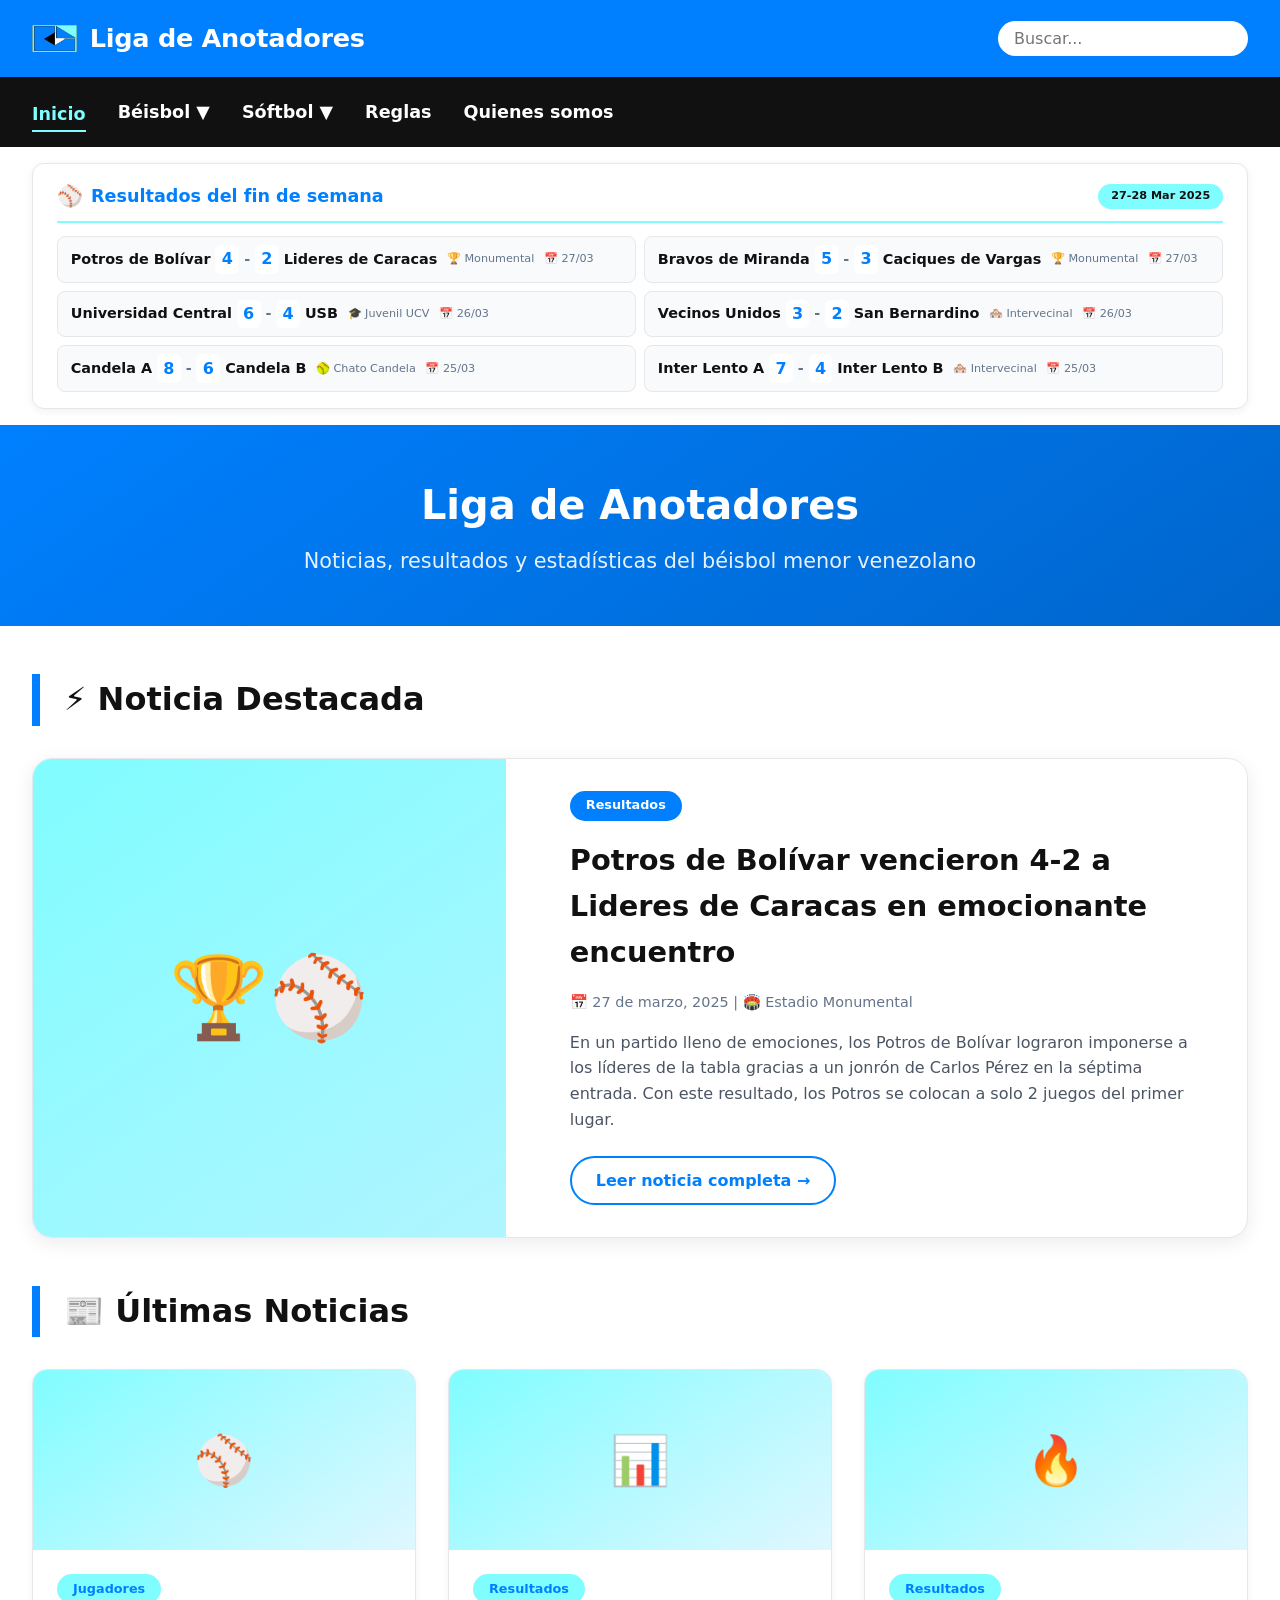
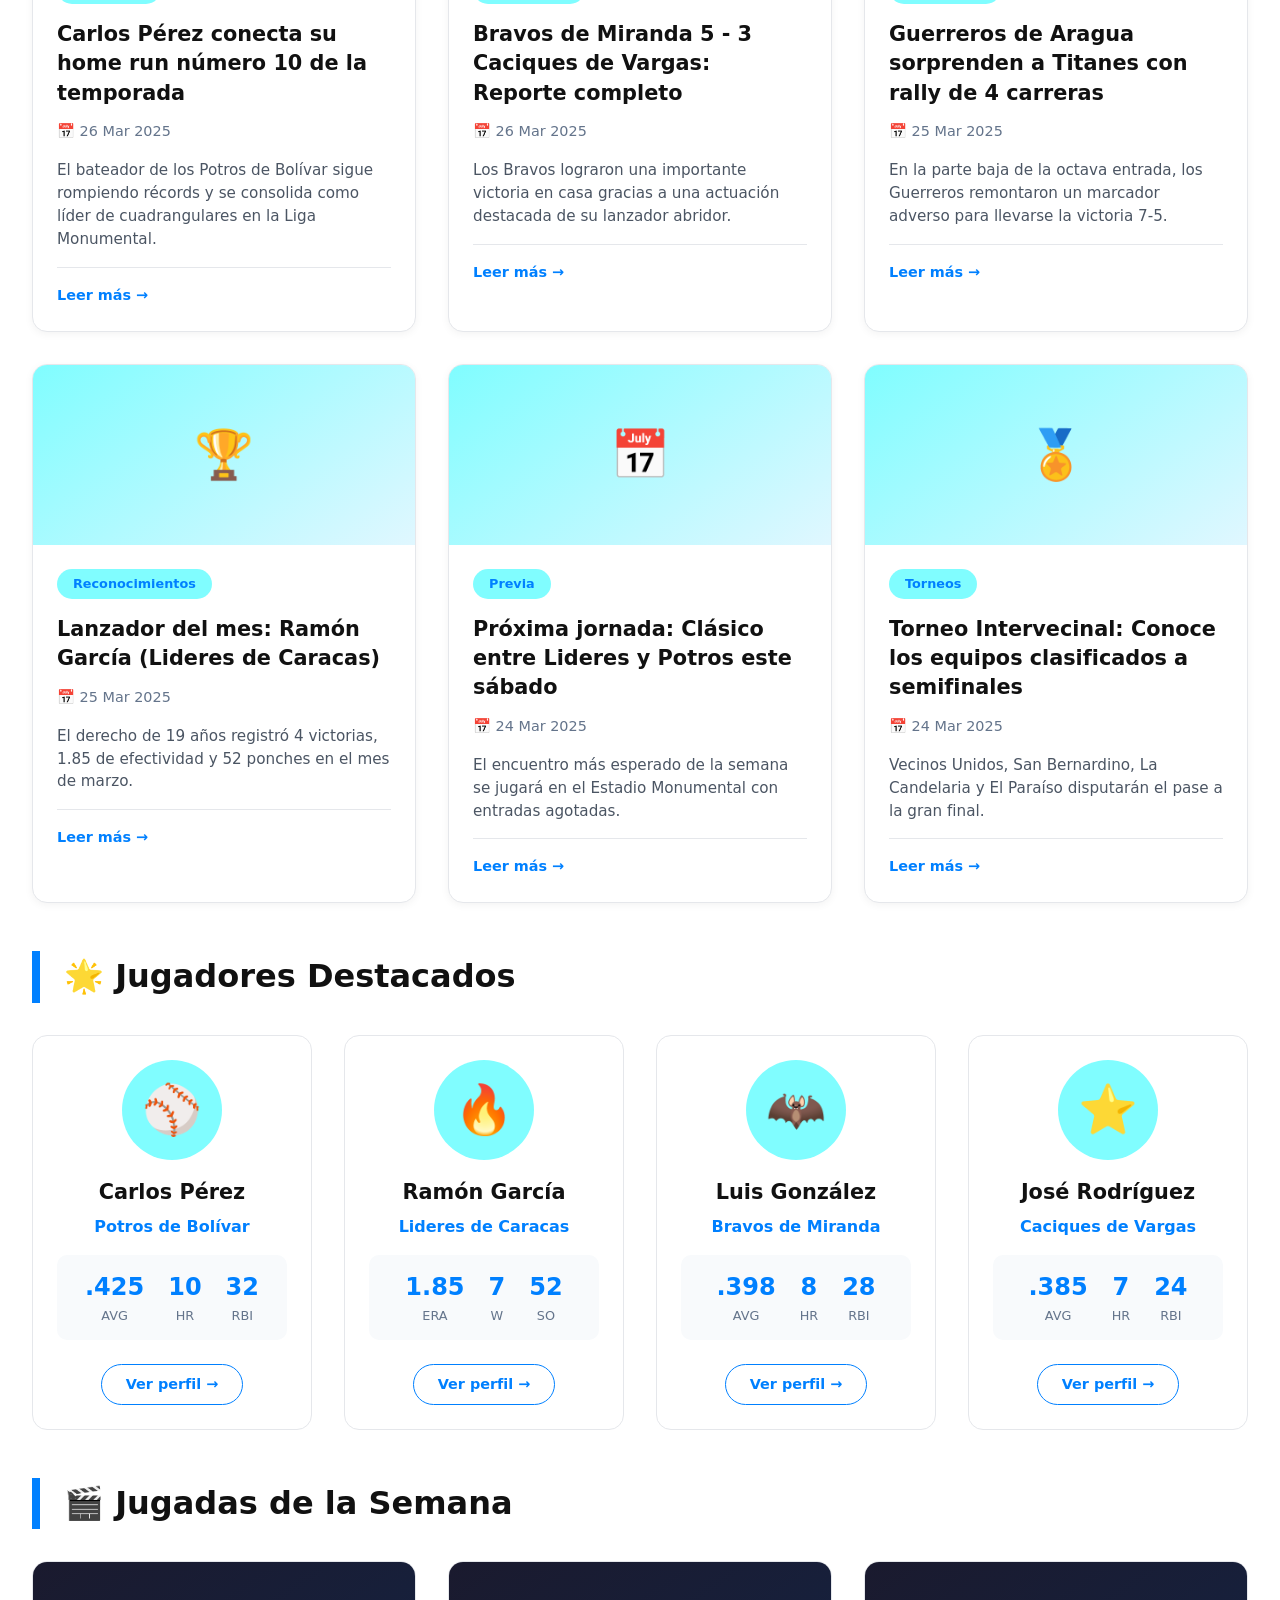
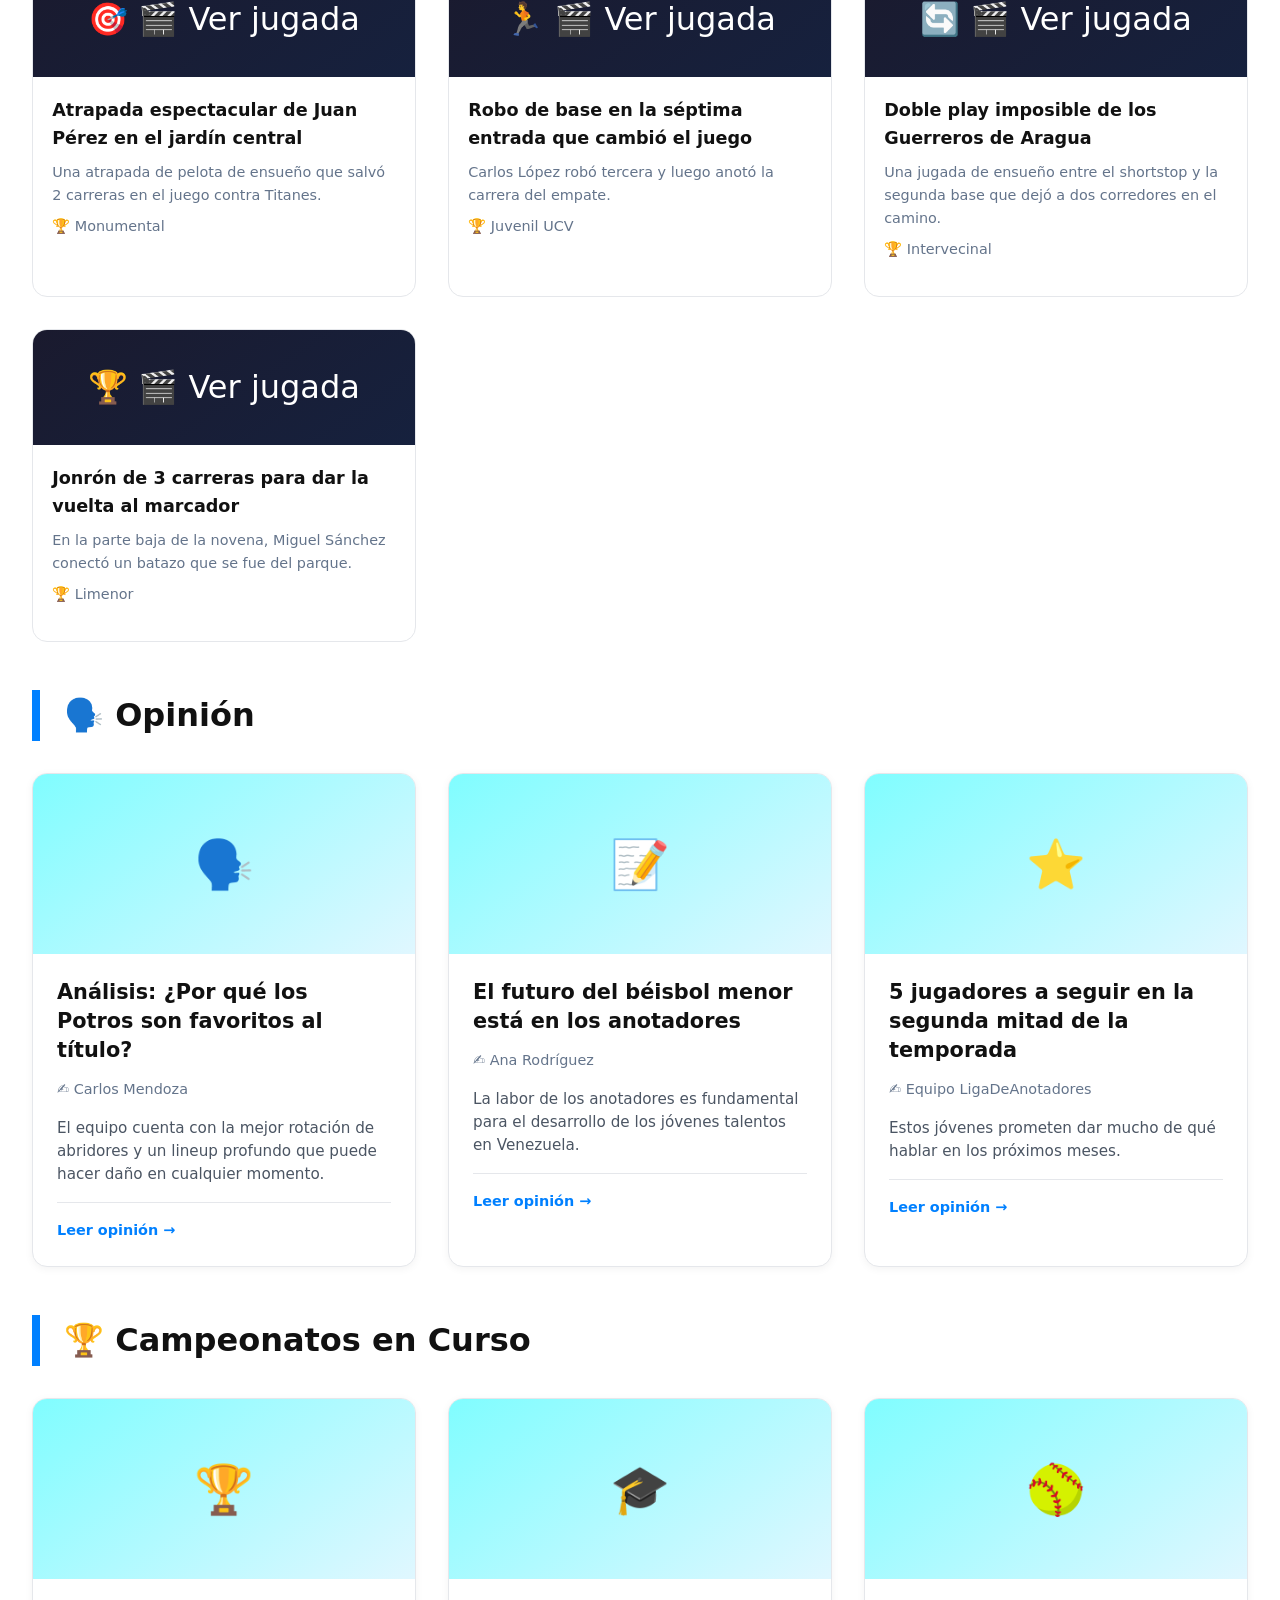
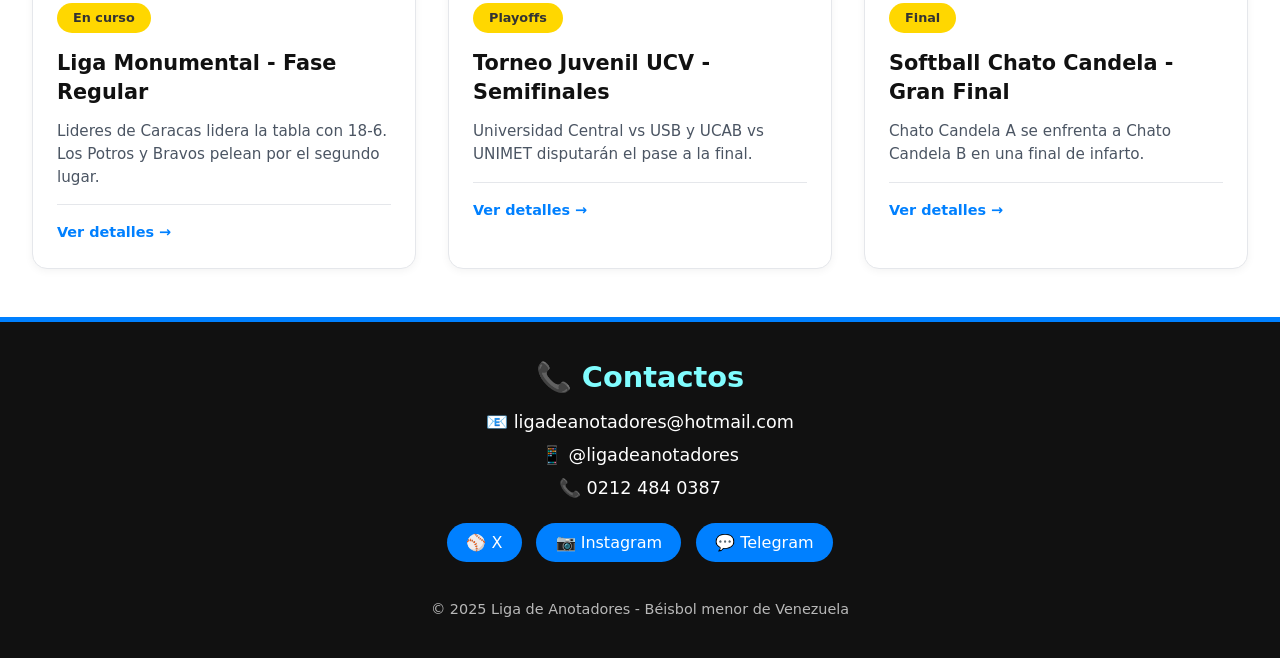
<file: index.html>
<!DOCTYPE html>
<html lang="es">
<head>
    <meta charset="UTF-8">
    <meta name="viewport" content="width=device-width, initial-scale=1.0">
    <title>Liga de Anotadores - Noticias del Béisbol Menor</title>
    <link rel="stylesheet" href="css/style.css">
    <style>
        /* Estilos específicos para el portal de noticias */
        .hero {
            background: linear-gradient(145deg, var(--primary-blue), #0066cc);
            color: white;
            padding: 3rem 2rem;
            text-align: center;
        }

        .hero h1 {
            font-size: 2.5rem;
            margin-bottom: 0.5rem;
        }

        .hero p {
            font-size: 1.3rem;
            opacity: 0.9;
        }

        /* Sección de noticias destacadas */
        .destacados {
            max-width: 1400px;
            margin: 3rem auto;
            padding: 0 2rem;
        }

        .destacados h2 {
            font-size: 2rem;
            margin-bottom: 2rem;
            border-left: 8px solid var(--primary-blue);
            padding-left: 1.5rem;
            color: var(--black);
        }

        .noticia-principal {
            display: grid;
            grid-template-columns: 1fr 1.5fr;
            gap: 2rem;
            background: white;
            border-radius: 20px;
            overflow: hidden;
            margin-bottom: 3rem;
            box-shadow: 0 5px 20px rgba(0,0,0,0.08);
            border: 1px solid #e5e7eb;
            transition: 0.3s;
        }

        .noticia-principal:hover {
            transform: translateY(-5px);
            box-shadow: 0 15px 30px rgba(0,128,255,0.15);
            border-color: var(--primary-blue);
        }

        .noticia-principal-imagen {
            background: linear-gradient(145deg, var(--secondary-blue), #b0f5ff);
            display: flex;
            align-items: center;
            justify-content: center;
            font-size: 5rem;
            min-height: 300px;
        }

        .noticia-principal-contenido {
            padding: 2rem;
        }

        .categoria-tag {
            display: inline-block;
            background: var(--primary-blue);
            color: white;
            padding: 0.3rem 1rem;
            border-radius: 20px;
            font-size: 0.8rem;
            font-weight: 600;
            margin-bottom: 1rem;
        }

        .noticia-principal-contenido h3 {
            font-size: 1.8rem;
            margin-bottom: 1rem;
            color: var(--black);
        }

        .noticia-principal-contenido .resumen {
            color: #4b5563;
            line-height: 1.6;
            margin-bottom: 1.5rem;
        }

        .fecha {
            color: #64748b;
            font-size: 0.9rem;
            margin-bottom: 1rem;
        }

        .btn-leer-mas {
            display: inline-block;
            background: transparent;
            color: var(--primary-blue);
            border: 2px solid var(--primary-blue);
            padding: 0.6rem 1.5rem;
            border-radius: 30px;
            text-decoration: none;
            font-weight: 600;
            transition: 0.2s;
        }

        .btn-leer-mas:hover {
            background: var(--primary-blue);
            color: white;
        }

        /* Grid de noticias */
        .grid-noticias {
            display: grid;
            grid-template-columns: repeat(auto-fill, minmax(350px, 1fr));
            gap: 2rem;
            margin-bottom: 3rem;
        }

        .card-noticia {
            background: white;
            border-radius: 15px;
            overflow: hidden;
            border: 1px solid #e5e7eb;
            transition: 0.3s;
            box-shadow: 0 2px 8px rgba(0,0,0,0.05);
        }

        .card-noticia:hover {
            transform: translateY(-5px);
            box-shadow: 0 10px 25px rgba(0,128,255,0.12);
            border-color: var(--primary-blue);
        }

        .card-imagen {
            background: linear-gradient(145deg, var(--secondary-blue), #e0f7ff);
            padding: 2rem;
            text-align: center;
            font-size: 3rem;
            min-height: 180px;
            display: flex;
            align-items: center;
            justify-content: center;
        }

        .card-contenido {
            padding: 1.5rem;
        }

        .card-contenido h3 {
            font-size: 1.3rem;
            margin-bottom: 0.8rem;
            color: var(--black);
            line-height: 1.4;
        }

        .card-contenido .resumen {
            color: #4b5563;
            font-size: 0.95rem;
            line-height: 1.5;
            margin-bottom: 1rem;
        }

        .card-footer-noticia {
            display: flex;
            justify-content: space-between;
            align-items: center;
            padding-top: 1rem;
            border-top: 1px solid #e5e7eb;
            margin-top: 1rem;
        }

        .leer-mas {
            color: var(--primary-blue);
            text-decoration: none;
            font-weight: 600;
            font-size: 0.9rem;
        }

        .leer-mas:hover {
            text-decoration: underline;
        }

        /* Sección de jugadores destacados */
        .jugadores-destacados {
            max-width: 1400px;
            margin: 3rem auto;
            padding: 0 2rem;
        }

        .jugadores-destacados h2 {
            font-size: 2rem;
            margin-bottom: 2rem;
            border-left: 8px solid var(--primary-blue);
            padding-left: 1.5rem;
            color: var(--black);
        }

        .jugadores-grid {
            display: grid;
            grid-template-columns: repeat(auto-fill, minmax(280px, 1fr));
            gap: 2rem;
        }

        .card-jugador {
            background: white;
            border-radius: 15px;
            padding: 1.5rem;
            text-align: center;
            border: 1px solid #e5e7eb;
            transition: 0.3s;
        }

        .card-jugador:hover {
            transform: translateY(-5px);
            border-color: var(--primary-blue);
            box-shadow: 0 10px 25px rgba(0,128,255,0.1);
        }

        .avatar-jugador {
            background: var(--secondary-blue);
            width: 100px;
            height: 100px;
            border-radius: 50%;
            display: flex;
            align-items: center;
            justify-content: center;
            margin: 0 auto 1rem;
            font-size: 3rem;
        }

        .card-jugador h3 {
            font-size: 1.3rem;
            margin-bottom: 0.3rem;
        }

        .equipo-jugador {
            color: var(--primary-blue);
            font-weight: 600;
            margin-bottom: 0.5rem;
        }

        .stats-jugador {
            display: flex;
            justify-content: center;
            gap: 1.5rem;
            margin: 1rem 0;
            padding: 0.8rem;
            background: #f8fafc;
            border-radius: 10px;
        }

        .stat {
            text-align: center;
        }

        .stat-valor {
            font-size: 1.5rem;
            font-weight: 800;
            color: var(--primary-blue);
        }

        .stat-label {
            font-size: 0.8rem;
            color: #64748b;
        }

        .ver-perfil {
            display: inline-block;
            background: transparent;
            color: var(--primary-blue);
            border: 1px solid var(--primary-blue);
            padding: 0.5rem 1.5rem;
            border-radius: 25px;
            text-decoration: none;
            font-size: 0.9rem;
            font-weight: 600;
            transition: 0.2s;
            margin-top: 0.5rem;
        }

        .ver-perfil:hover {
            background: var(--primary-blue);
            color: white;
        }

        /* Sección de jugadas destacadas */
        .jugadas-destacadas {
            max-width: 1400px;
            margin: 3rem auto;
            padding: 0 2rem;
        }

        .jugadas-destacadas h2 {
            font-size: 2rem;
            margin-bottom: 2rem;
            border-left: 8px solid var(--primary-blue);
            padding-left: 1.5rem;
            color: var(--black);
        }

        .jugadas-grid {
            display: grid;
            grid-template-columns: repeat(auto-fill, minmax(300px, 1fr));
            gap: 2rem;
        }

        .card-jugada {
            background: white;
            border-radius: 15px;
            overflow: hidden;
            border: 1px solid #e5e7eb;
            transition: 0.3s;
        }

        .card-jugada:hover {
            transform: translateY(-5px);
            border-color: var(--primary-blue);
        }

        .video-placeholder {
            background: linear-gradient(145deg, #1a1a2e, #16213e);
            padding: 2rem;
            text-align: center;
            color: white;
            font-size: 2rem;
            cursor: pointer;
        }

        .jugada-info {
            padding: 1.2rem;
        }

        .jugada-info h3 {
            font-size: 1.1rem;
            margin-bottom: 0.5rem;
        }

        .jugada-info p {
            color: #64748b;
            font-size: 0.9rem;
        }

        @media (max-width: 768px) {
            .noticia-principal {
                grid-template-columns: 1fr;
            }
            
            .noticia-principal-imagen {
                min-height: 200px;
            }
            
            .noticia-principal-contenido h3 {
                font-size: 1.4rem;
            }
            
            .grid-noticias {
                grid-template-columns: 1fr;
            }
            
            .jugadores-grid, .jugadas-grid {
                grid-template-columns: 1fr;
            }
        }

        /* Resultados del fin de semana - Versión compacta con 2 columnas */
        .resultados-semana {
            background: white;
            border-radius: 12px;
            padding: 1rem 1.5rem;
            margin: 1rem 2rem;
            box-shadow: 0 2px 8px rgba(0,0,0,0.06);
            border: 1px solid #e5e7eb;
        }

        .resultados-header {
            display: flex;
            align-items: center;
            justify-content: space-between;
            flex-wrap: wrap;
            gap: 0.5rem;
            margin-bottom: 0.8rem;
            padding-bottom: 0.5rem;
            border-bottom: 2px solid var(--secondary-blue);
        }

        .resultados-icono {
            font-size: 1.3rem;
        }

        .resultados-header h3 {
            font-size: 1.1rem;
            font-weight: 700;
            color: var(--primary-blue);
            margin: 0;
            flex: 1;
        }

        .resultados-fecha {
            background: var(--secondary-blue);
            padding: 0.2rem 0.8rem;
            border-radius: 15px;
            font-size: 0.7rem;
            font-weight: 600;
            color: var(--black);
        }

        .resultados-grid {
            display: grid;
            grid-template-columns: repeat(2, 1fr);
            gap: 0.5rem;
        }

        .resultado-item {
            padding: 0.5rem 0.8rem;
            background: #f8fafc;
            border-radius: 8px;
            transition: 0.2s;
            border: 1px solid #e5e7eb;
        }

        .resultado-item:hover {
            background: white;
            border-color: var(--primary-blue);
        }

        .resultado-equipos {
            display: flex;
            align-items: center;
            flex-wrap: wrap;
            gap: 0.3rem;
            font-weight: 600;
            font-size: 0.9rem;
        }

        .equipo-local, .equipo-visitante {
            font-weight: 600;
        }

        .resultado-marcador {
            font-weight: 800;
            color: var(--primary-blue);
            font-size: 1rem;
            background: white;
            padding: 0.1rem 0.4rem;
            border-radius: 6px;
        }

        .resultado-guion {
            font-weight: 800;
            color: #64748b;
        }

        .resultado-liga {
            color: #64748b;
            font-size: 0.7rem;
            margin-left: 0.3rem;
            font-weight: normal;
        }

        .resultado-fecha {
            color: #64748b;
            font-size: 0.7rem;
            margin-left: 0.3rem;
            font-weight: normal;
        }

        @media (max-width: 768px) {
            .resultados-semana {
                margin: 0.5rem 1rem;
                padding: 0.8rem 1rem;
            }
            
            .resultados-grid {
                grid-template-columns: 1fr;
                gap: 0.4rem;
            }
        }

        /* Fix para dropdown - evitar que se cierre */
        .nav-item.dropdown:hover .dropdown-content {
            display: block !important;
        }

        .dropdown-content {
            margin-top: 0 !important;
            top: 100%;
        }

        .nav-item.dropdown {
            position: relative;
        }

        .dropdown-content {
            position: absolute;
            left: 0;
            top: 100%;
            margin-top: 0;
        }
        .resultado-item {
    padding: 0.5rem 0.8rem;
    background: #f8fafc;
    border-radius: 8px;
    transition: 0.2s;
    border: 1px solid #e5e7eb;
    text-decoration: none;
    display: block;
    color: inherit;
}

.resultado-item:hover {
    background: white;
    border-color: var(--primary-blue);
    cursor: pointer;
}
    </style>
</head>
<body>
    <header>
        <div class="logo">
            <img src="img/logo.png" alt="Liga de Anotadores" class="logo-img">
            <div class="logo-text">
                Liga de Anotadores<span></span>
            </div>
        </div>
        <div class="buscador">
            <input type="text" placeholder="Buscar...">
        </div>
    </header>
    
    <nav>
        <div class="nav-item"><a href="index.html" class="nav-link active">Inicio</a></div>
        <div class="nav-item dropdown">
            <a href="#" class="nav-link dropdown-toggle">Béisbol ▼</a>
            <div class="dropdown-content">
                <a href="beisbol.html?liga=Juvenil UCV">Juvenil UCV</a>
                <a href="beisbol.html?liga=Limenor">Limenor</a>
                <a href="beisbol.html?liga=Monumental">Monumental</a>
                <a href="beisbol.html?liga=Popular">Popular</a>
                <a href="beisbol.html?liga=Unimet">Unimet</a>
            </div>
        </div>
        <div class="nav-item dropdown">
            <a href="#" class="nav-link dropdown-toggle">Sóftbol ▼</a>
            <div class="dropdown-content">
                <a href="softbol.html?liga=Chato Candela">Chato Candela</a>
                <a href="softbol.html?liga=Intervecinal">Intervecinal</a>
            </div>
        </div>
        <div class="nav-item"><a href="reglas.html" class="nav-link">Reglas</a></div>
        <div class="nav-item"><a href="quienes-somos.html" class="nav-link">Quienes somos</a></div>
    </nav>

    <div class="resultados-semana">
        <div class="resultados-header">
            <span class="resultados-icono">⚾</span>
            <h3>Resultados del fin de semana</h3>
            <span class="resultados-fecha">27-28 Mar 2025</span>
        </div>
        <div class="resultados-grid">
    <a href="box-score.html?liga=Monumental&categoria=Juvenil&local=Potros%20de%20Bolívar&local_runs=4&visitante=Lideres%20de%20Caracas&visitante_runs=2&fecha=27/03/2025&lugar=Estadio%20Monumental" class="resultado-item">
        <div class="resultado-equipos">
            <span class="equipo-local">Potros de Bolívar</span>
            <span class="resultado-marcador">4</span>
            <span class="resultado-guion">-</span>
            <span class="resultado-marcador">2</span>
            <span class="equipo-visitante">Lideres de Caracas</span>
            <span class="resultado-liga">🏆 Monumental</span>
            <span class="resultado-fecha">📅 27/03</span>
        </div>
    </a>
    <a href="box-score.html?liga=Monumental&categoria=Juvenil&local=Potros%20de%20Bolívar&local_runs=4&visitante=Lideres%20de%20Caracas&visitante_runs=2&fecha=27/03/2025&lugar=Estadio%20Monumental" class="resultado-item">
        <div class="resultado-equipos">
            <span class="equipo-local">Bravos de Miranda</span>
            <span class="resultado-marcador">5</span>
            <span class="resultado-guion">-</span>
            <span class="resultado-marcador">3</span>
            <span class="equipo-visitante">Caciques de Vargas</span>
            <span class="resultado-liga">🏆 Monumental</span>
            <span class="resultado-fecha">📅 27/03</span>
        </div>
    </a>
    <a href="box-score.html?liga=Monumental&categoria=Juvenil&local=Potros%20de%20Bolívar&local_runs=4&visitante=Lideres%20de%20Caracas&visitante_runs=2&fecha=27/03/2025&lugar=Estadio%20Monumental" class="resultado-item">
        <div class="resultado-equipos">
            <span class="equipo-local">Universidad Central</span>
            <span class="resultado-marcador">6</span>
            <span class="resultado-guion">-</span>
            <span class="resultado-marcador">4</span>
            <span class="equipo-visitante">USB</span>
            <span class="resultado-liga">🎓 Juvenil UCV</span>
            <span class="resultado-fecha">📅 26/03</span>
        </div>
    </a>
    <a href="box-score.html?liga=Monumental&categoria=Juvenil&local=Potros%20de%20Bolívar&local_runs=4&visitante=Lideres%20de%20Caracas&visitante_runs=2&fecha=27/03/2025&lugar=Estadio%20Monumental" class="resultado-item">
        <div class="resultado-equipos">
            <span class="equipo-local">Vecinos Unidos</span>
            <span class="resultado-marcador">3</span>
            <span class="resultado-guion">-</span>
            <span class="resultado-marcador">2</span>
            <span class="equipo-visitante">San Bernardino</span>
            <span class="resultado-liga">🏘️ Intervecinal</span>
            <span class="resultado-fecha">📅 26/03</span>
        </div>
    </a>
    <a href="box-score.html?liga=Monumental&categoria=Juvenil&local=Potros%20de%20Bolívar&local_runs=4&visitante=Lideres%20de%20Caracas&visitante_runs=2&fecha=27/03/2025&lugar=Estadio%20Monumental" class="resultado-item">
        <div class="resultado-equipos">
            <span class="equipo-local">Candela A</span>
            <span class="resultado-marcador">8</span>
            <span class="resultado-guion">-</span>
            <span class="resultado-marcador">6</span>
            <span class="equipo-visitante">Candela B</span>
            <span class="resultado-liga">🥎 Chato Candela</span>
            <span class="resultado-fecha">📅 25/03</span>
        </div>
    </a>
    <a href="box-score.html?liga=Monumental&categoria=Juvenil&local=Potros%20de%20Bolívar&local_runs=4&visitante=Lideres%20de%20Caracas&visitante_runs=2&fecha=27/03/2025&lugar=Estadio%20Monumental" class="resultado-item">
        <div class="resultado-equipos">
            <span class="equipo-local">Inter Lento A</span>
            <span class="resultado-marcador">7</span>
            <span class="resultado-guion">-</span>
            <span class="resultado-marcador">4</span>
            <span class="equipo-visitante">Inter Lento B</span>
            <span class="resultado-liga">🏘️ Intervecinal</span>
            <span class="resultado-fecha">📅 25/03</span>
        </div>
    </a>
    <!-- ... más resultados ... -->
</div>
    </div>

    <div class="hero">
        <h1>Liga de Anotadores</h1>
        <p>Noticias, resultados y estadísticas del béisbol menor venezolano</p>
    </div>

    <main>
        <!-- Noticia Principal Destacada -->
        <section class="destacados">
            <h2>⚡ Noticia Destacada</h2>
            <div class="noticia-principal">
                <div class="noticia-principal-imagen">
                    🏆⚾
                </div>
                <div class="noticia-principal-contenido">
                    <span class="categoria-tag">Resultados</span>
                    <h3>Potros de Bolívar vencieron 4-2 a Lideres de Caracas en emocionante encuentro</h3>
                    <div class="fecha">📅 27 de marzo, 2025 | 🏟️ Estadio Monumental</div>
                    <p class="resumen">En un partido lleno de emociones, los Potros de Bolívar lograron imponerse a los líderes de la tabla gracias a un jonrón de Carlos Pérez en la séptima entrada. Con este resultado, los Potros se colocan a solo 2 juegos del primer lugar.</p>
                    <a href="#" class="btn-leer-mas">Leer noticia completa →</a>
                </div>
            </div>
        </section>

        <!-- Grid de Noticias Recientes -->
        <section class="destacados">
            <h2>📰 Últimas Noticias</h2>
            <div class="grid-noticias" id="noticias-recientes">
                <!-- Se llena con JavaScript -->
            </div>
        </section>

        <!-- Jugadores Destacados -->
        <section class="jugadores-destacados">
            <h2>🌟 Jugadores Destacados</h2>
            <div class="jugadores-grid" id="jugadores-destacados">
                <!-- Se llena con JavaScript -->
            </div>
        </section>

        <!-- Jugadas Destacadas -->
        <section class="jugadas-destacadas">
            <h2>🎬 Jugadas de la Semana</h2>
            <div class="jugadas-grid" id="jugadas-destacadas">
                <!-- Se llena con JavaScript -->
            </div>
        </section>

        <!-- Opinión sobre ligas importantes -->
        <section class="destacados">
            <h2>🗣️ Opinión</h2>
            <div class="grid-noticias" id="opiniones">
                <!-- Se llena con JavaScript -->
            </div>
        </section>

        <!-- Campeonatos importantes -->
        <section class="destacados">
            <h2>🏆 Campeonatos en Curso</h2>
            <div class="grid-noticias" id="campeonatos">
                <!-- Se llena con JavaScript -->
            </div>
        </section>
    </main>

    <footer>
        <h3>📞 Contactos</h3>
        <p>📧 ligadeanotadores@hotmail.com</p>
        <p>📱 @ligadeanotadores</p>
        <p>📞 0212 484 0387</p>
        <div class="redes">
            <span>⚾ X</span>
            <span>📷 Instagram</span>
            <span>💬 Telegram</span>
        </div>
        <p style="margin-top: 2rem; font-size: 0.9rem; opacity: 0.7;">© 2025 Liga de Anotadores - Béisbol menor de Venezuela</p>
    </footer>

    <script>
        // Datos de noticias
        const noticias = [
            {
                titulo: "Carlos Pérez conecta su home run número 10 de la temporada",
                resumen: "El bateador de los Potros de Bolívar sigue rompiendo récords y se consolida como líder de cuadrangulares en la Liga Monumental.",
                categoria: "Jugadores",
                fecha: "26 Mar 2025",
                icono: "⚾"
            },
            {
                titulo: "Bravos de Miranda 5 - 3 Caciques de Vargas: Reporte completo",
                resumen: "Los Bravos lograron una importante victoria en casa gracias a una actuación destacada de su lanzador abridor.",
                categoria: "Resultados",
                fecha: "26 Mar 2025",
                icono: "📊"
            },
            {
                titulo: "Guerreros de Aragua sorprenden a Titanes con rally de 4 carreras",
                resumen: "En la parte baja de la octava entrada, los Guerreros remontaron un marcador adverso para llevarse la victoria 7-5.",
                categoria: "Resultados",
                fecha: "25 Mar 2025",
                icono: "🔥"
            },
            {
                titulo: "Lanzador del mes: Ramón García (Lideres de Caracas)",
                resumen: "El derecho de 19 años registró 4 victorias, 1.85 de efectividad y 52 ponches en el mes de marzo.",
                categoria: "Reconocimientos",
                fecha: "25 Mar 2025",
                icono: "🏆"
            },
            {
                titulo: "Próxima jornada: Clásico entre Lideres y Potros este sábado",
                resumen: "El encuentro más esperado de la semana se jugará en el Estadio Monumental con entradas agotadas.",
                categoria: "Previa",
                fecha: "24 Mar 2025",
                icono: "📅"
            },
            {
                titulo: "Torneo Intervecinal: Conoce los equipos clasificados a semifinales",
                resumen: "Vecinos Unidos, San Bernardino, La Candelaria y El Paraíso disputarán el pase a la gran final.",
                categoria: "Torneos",
                fecha: "24 Mar 2025",
                icono: "🏅"
            }
        ];

        // Datos de jugadores destacados
        const jugadoresDestacados = [
            {
                nombre: "Carlos Pérez",
                equipo: "Potros de Bolívar",
                posicion: "Jardinero",
                stats: { avg: ".425", hr: "10", rbi: "32" },
                avatar: "⚾"
            },
            {
                nombre: "Ramón García",
                equipo: "Lideres de Caracas",
                posicion: "Lanzador",
                stats: { era: "1.85", w: "7", so: "52" },
                avatar: "🔥"
            },
            {
                nombre: "Luis González",
                equipo: "Bravos de Miranda",
                posicion: "Bateador Designado",
                stats: { avg: ".398", hr: "8", rbi: "28" },
                avatar: "🦇"
            },
            {
                nombre: "José Rodríguez",
                equipo: "Caciques de Vargas",
                posicion: "Shortstop",
                stats: { avg: ".385", hr: "7", rbi: "24" },
                avatar: "⭐"
            }
        ];

        // Datos de jugadas destacadas
        const jugadasDestacadas = [
            {
                titulo: "Atrapada espectacular de Juan Pérez en el jardín central",
                descripcion: "Una atrapada de pelota de ensueño que salvó 2 carreras en el juego contra Titanes.",
                torneo: "Monumental",
                icono: "🎯"
            },
            {
                titulo: "Robo de base en la séptima entrada que cambió el juego",
                descripcion: "Carlos López robó tercera y luego anotó la carrera del empate.",
                torneo: "Juvenil UCV",
                icono: "🏃"
            },
            {
                titulo: "Doble play imposible de los Guerreros de Aragua",
                descripcion: "Una jugada de ensueño entre el shortstop y la segunda base que dejó a dos corredores en el camino.",
                torneo: "Intervecinal",
                icono: "🔄"
            },
            {
                titulo: "Jonrón de 3 carreras para dar la vuelta al marcador",
                descripcion: "En la parte baja de la novena, Miguel Sánchez conectó un batazo que se fue del parque.",
                torneo: "Limenor",
                icono: "🏆"
            }
        ];

        // Datos de opiniones
        const opiniones = [
            {
                titulo: "Análisis: ¿Por qué los Potros son favoritos al título?",
                resumen: "El equipo cuenta con la mejor rotación de abridores y un lineup profundo que puede hacer daño en cualquier momento.",
                autor: "Carlos Mendoza",
                icono: "🗣️"
            },
            {
                titulo: "El futuro del béisbol menor está en los anotadores",
                resumen: "La labor de los anotadores es fundamental para el desarrollo de los jóvenes talentos en Venezuela.",
                autor: "Ana Rodríguez",
                icono: "📝"
            },
            {
                titulo: "5 jugadores a seguir en la segunda mitad de la temporada",
                resumen: "Estos jóvenes prometen dar mucho de qué hablar en los próximos meses.",
                autor: "Equipo LigaDeAnotadores",
                icono: "⭐"
            }
        ];

        // Datos de campeonatos
        const campeonatos = [
            {
                titulo: "Liga Monumental - Fase Regular",
                resumen: "Lideres de Caracas lidera la tabla con 18-6. Los Potros y Bravos pelean por el segundo lugar.",
                estado: "En curso",
                icono: "🏆"
            },
            {
                titulo: "Torneo Juvenil UCV - Semifinales",
                resumen: "Universidad Central vs USB y UCAB vs UNIMET disputarán el pase a la final.",
                estado: "Playoffs",
                icono: "🎓"
            },
            {
                titulo: "Softball Chato Candela - Gran Final",
                resumen: "Chato Candela A se enfrenta a Chato Candela B en una final de infarto.",
                estado: "Final",
                icono: "🥎"
            }
        ];

        // Renderizar noticias
        function renderizarNoticias() {
            const container = document.getElementById('noticias-recientes');
            container.innerHTML = '';
            
            noticias.forEach(noticia => {
                container.innerHTML += `
                    <div class="card-noticia">
                        <div class="card-imagen">${noticia.icono}</div>
                        <div class="card-contenido">
                            <span class="categoria-tag" style="background: var(--secondary-blue); color: var(--primary-blue);">${noticia.categoria}</span>
                            <h3>${noticia.titulo}</h3>
                            <div class="fecha" style="margin-top: 0.5rem;">📅 ${noticia.fecha}</div>
                            <p class="resumen">${noticia.resumen}</p>
                            <div class="card-footer-noticia">
                                <a href="#" class="leer-mas">Leer más →</a>
                            </div>
                        </div>
                    </div>
                `;
            });
        }

        // Renderizar jugadores destacados
        function renderizarJugadores() {
            const container = document.getElementById('jugadores-destacados');
            container.innerHTML = '';
            
            jugadoresDestacados.forEach(jugador => {
                container.innerHTML += `
                    <div class="card-jugador">
                        <div class="avatar-jugador">${jugador.avatar}</div>
                        <h3>${jugador.nombre}</h3>
                        <div class="equipo-jugador">${jugador.equipo}</div>
                        <div class="stats-jugador">
                            ${Object.entries(jugador.stats).map(([key, val]) => `
                                <div class="stat">
                                    <div class="stat-valor">${val}</div>
                                    <div class="stat-label">${key.toUpperCase()}</div>
                                </div>
                            `).join('')}
                        </div>
                        <a href="#" class="ver-perfil">Ver perfil →</a>
                    </div>
                `;
            });
        }

        // Renderizar jugadas destacadas
        function renderizarJugadas() {
            const container = document.getElementById('jugadas-destacadas');
            container.innerHTML = '';
            
            jugadasDestacadas.forEach(jugada => {
                container.innerHTML += `
                    <div class="card-jugada">
                        <div class="video-placeholder">
                            ${jugada.icono} 🎬 Ver jugada
                        </div>
                        <div class="jugada-info">
                            <h3>${jugada.titulo}</h3>
                            <p>${jugada.descripcion}</p>
                            <div class="fecha" style="margin-top: 0.5rem;">🏆 ${jugada.torneo}</div>
                        </div>
                    </div>
                `;
            });
        }

        // Renderizar opiniones
        function renderizarOpiniones() {
            const container = document.getElementById('opiniones');
            container.innerHTML = '';
            
            opiniones.forEach(opinion => {
                container.innerHTML += `
                    <div class="card-noticia">
                        <div class="card-imagen">${opinion.icono}</div>
                        <div class="card-contenido">
                            <h3>${opinion.titulo}</h3>
                            <div class="fecha" style="margin-top: 0.5rem;">✍️ ${opinion.autor}</div>
                            <p class="resumen">${opinion.resumen}</p>
                            <div class="card-footer-noticia">
                                <a href="#" class="leer-mas">Leer opinión →</a>
                            </div>
                        </div>
                    </div>
                `;
            });
        }

        // Renderizar campeonatos
        function renderizarCampeonatos() {
            const container = document.getElementById('campeonatos');
            container.innerHTML = '';
            
            campeonatos.forEach(campeonato => {
                container.innerHTML += `
                    <div class="card-noticia">
                        <div class="card-imagen">${campeonato.icono}</div>
                        <div class="card-contenido">
                            <span class="categoria-tag" style="background: gold; color: #333;">${campeonato.estado}</span>
                            <h3>${campeonato.titulo}</h3>
                            <p class="resumen">${campeonato.resumen}</p>
                            <div class="card-footer-noticia">
                                <a href="#" class="leer-mas">Ver detalles →</a>
                            </div>
                        </div>
                    </div>
                `;
            });
        }

        // Inicializar
        document.addEventListener('DOMContentLoaded', function() {
            renderizarNoticias();
            renderizarJugadores();
            renderizarJugadas();
            renderizarOpiniones();
            renderizarCampeonatos();
            
            console.log('🏆 Portal de noticias de Liga de Anotadores cargado');
        });
    </script>
</body>
</html>
</file>
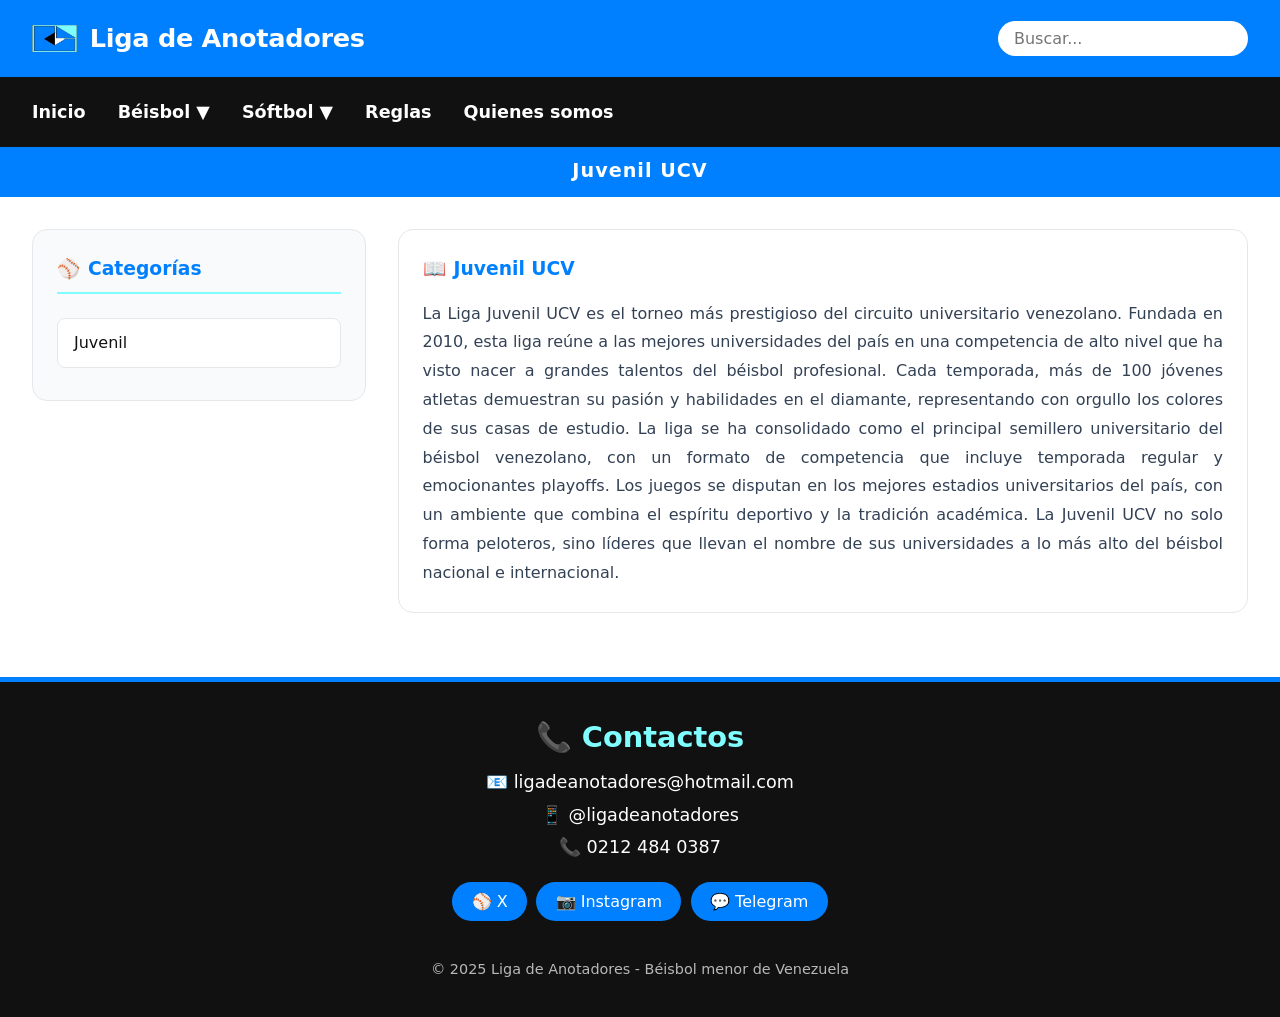
<file: beisbol.html>
<!DOCTYPE html>
<html lang="es">
<head>
    <meta charset="UTF-8">
    <meta name="viewport" content="width=device-width, initial-scale=1.0">
    <title>Liga de Anotadores - Béisbol</title>
    <link rel="stylesheet" href="css/style.css">
    <style>
        /* Estilos específicos para la página Béisbol */
        .liga-container {
            display: flex;
            flex-wrap: wrap;
            max-width: 1400px;
            margin: 2rem auto;
            padding: 0 2rem;
            gap: 2rem;
        }

        /* Sidebar de categorías */
        .categorias-sidebar {
            flex: 1;
            min-width: 280px;
            background: #f8fafc;
            border-radius: 15px;
            padding: 1.5rem;
            border: 1px solid #e5e7eb;
            height: fit-content;
        }

        .categorias-sidebar h3 {
            color: var(--primary-blue);
            margin-bottom: 1.5rem;
            padding-bottom: 0.5rem;
            border-bottom: 2px solid var(--secondary-blue);
            display: flex;
            align-items: center;
            gap: 0.5rem;
        }

        .categorias-lista {
            list-style: none;
        }

        .categorias-lista li {
            margin-bottom: 0.5rem;
        }

        .categorias-lista a {
            display: block;
            text-decoration: none;
            color: var(--black);
            padding: 0.7rem 1rem;
            border-radius: 8px;
            transition: 0.2s;
            background: white;
            border: 1px solid #e5e7eb;
        }

        .categorias-lista a:hover {
            background: var(--secondary-blue);
            border-color: var(--primary-blue);
        }

        .categorias-lista a.active {
            background: var(--primary-blue);
            color: white;
            border-color: var(--primary-blue);
        }

        /* Selector de temporadas - OCULTO */
        .selector-temporadas {
            display: none;
            gap: 1rem;
            margin-bottom: 2rem;
            background: white;
            padding: 0.5rem;
            border-radius: 10px;
            border: 1px solid #e5e7eb;
        }

        /* Área de contenido principal */
        .liga-content {
            flex: 3;
            min-width: 300px;
        }

        /* Sub-navegación principal */
        .subnav {
            display: flex;
            gap: 0.5rem;
            margin-bottom: 2rem;
            background: white;
            padding: 0.5rem;
            border-radius: 10px;
            border: 1px solid #e5e7eb;
        }

        .subnav-btn {
            padding: 0.8rem 1.5rem;
            border: none;
            background: transparent;
            font-size: 1rem;
            font-weight: 600;
            color: #64748b;
            cursor: pointer;
            border-radius: 8px;
            transition: 0.2s;
            flex: 1;
        }

        .subnav-btn:hover {
            background: var(--secondary-blue);
            color: var(--primary-blue);
        }

        .subnav-btn.active {
            background: var(--primary-blue);
            color: white;
        }

        /* Sub-navegación secundaria */
        .subnav-secundario {
            display: flex;
            gap: 0.5rem;
            margin: 1rem 0 1.5rem 0;
            background: #f8fafc;
            padding: 0.4rem;
            border-radius: 8px;
            border: 1px solid #e5e7eb;
        }

        .subnav-secundario-btn {
            padding: 0.6rem 1.2rem;
            border: none;
            background: transparent;
            font-size: 0.95rem;
            font-weight: 600;
            color: #64748b;
            cursor: pointer;
            border-radius: 6px;
            transition: 0.2s;
            flex: 1;
        }

        .subnav-secundario-btn:hover {
            background: var(--secondary-blue);
            color: var(--primary-blue);
        }

        .subnav-secundario-btn.active {
            background: var(--primary-blue);
            color: white;
        }

        /* Contenedores de secciones */
        .seccion-container {
            background: white;
            border-radius: 15px;
            padding: 1.5rem;
            border: 1px solid #e5e7eb;
        }

        .seccion-container h2 {
            color: var(--primary-blue);
            margin-bottom: 1.5rem;
            display: flex;
            align-items: center;
            gap: 0.5rem;
            padding-bottom: 0.5rem;
            border-bottom: 2px solid var(--secondary-blue);
        }

        /* Tablas ordenables */
        .table-container {
            overflow-x: auto;
            margin-top: 1rem;
        }

        .data-table {
            width: 100%;
            border-collapse: collapse;
            font-size: 0.95rem;
        }

        .data-table th {
            background: var(--primary-blue);
            color: white;
            padding: 0.8rem;
            text-align: left;
            cursor: pointer;
        }

        .data-table td {
            padding: 0.8rem;
            border-bottom: 1px solid #e5e7eb;
        }

        .data-table tr:hover {
            background: #f8fafc;
        }

        /* Filtros */
        .filtros {
            display: flex;
            gap: 1rem;
            margin-bottom: 1.5rem;
            flex-wrap: wrap;
        }

        .filtro-select {
            padding: 0.6rem 1rem;
            border: 2px solid #e5e7eb;
            border-radius: 8px;
            font-size: 0.95rem;
            background: white;
            min-width: 200px;
        }

        /* Calendario */
        .partidos-lista {
            display: flex;
            flex-direction: column;
            gap: 0.8rem;
        }

        .badge-posicion {
            display: inline-block;
            background: var(--secondary-blue);
            color: var(--primary-blue);
            padding: 0.2rem 0.6rem;
            border-radius: 20px;
            font-size: 0.75rem;
            font-weight: 700;
        }

        @media (max-width: 768px) {
            .liga-container {
                flex-direction: column;
            }
            
            .subnav, .subnav-secundario, .selector-temporadas {
                flex-direction: column;
            }
        }

        /* Fix para dropdown - evitar que se cierre */
        .nav-item.dropdown:hover .dropdown-content {
            display: block !important;
        }

        .dropdown-content {
            margin-top: 0 !important;
            top: 100%;
        }

        .nav-item.dropdown {
            position: relative;
        }

        .dropdown-content {
            position: absolute;
            left: 0;
            top: 100%;
            margin-top: 0;
        }

        /* Estilos para el calendario */
        .partido-item {
            display: flex;
            align-items: center;
            justify-content: space-between;
            padding: 1rem;
            background: #f8fafc;
            border-radius: 10px;
            border: 1px solid #e5e7eb;
            transition: 0.2s;
            flex-wrap: wrap;
            gap: 1rem;
            text-decoration: none;
            color: inherit;
        }

        .partido-item:hover {
            border-color: var(--primary-blue);
            background: white;
            cursor: pointer;
            transform: translateX(5px);
        }

        .partido-equipos {
            display: flex;
            align-items: center;
            gap: 0.8rem;
            flex-wrap: wrap;
        }

        .partido-equipo {
            font-weight: 600;
            color: var(--black);
        }

        .partido-resultado-numero {
            font-weight: 800;
            font-size: 1.2rem;
            color: var(--primary-blue);
            background: white;
            padding: 0.2rem 0.6rem;
            border-radius: 8px;
            min-width: 40px;
            text-align: center;
        }

        .partido-guion {
            font-weight: 800;
            color: #64748b;
            font-size: 1.1rem;
        }

        .partido-lugar {
            flex: 1;
            color: #64748b;
            font-size: 0.9rem;
            min-width: 150px;
        }

        .partido-fecha {
            color: #64748b;
            font-size: 0.9rem;
            min-width: 100px;
            text-align: right;
        }

        .partidos-lista {
            display: flex;
            flex-direction: column;
            gap: 0.8rem;
        }

        /* Reseña más larga con altura mínima */
        .resena-container {
            background: white;
            border-radius: 15px;
            padding: 1.5rem;
            margin-bottom: 2rem;
            border: 1px solid #e5e7eb;
            min-height: 350px;
        }

        .resena-container h3 {
            color: var(--primary-blue);
            margin-bottom: 1rem;
            display: flex;
            align-items: center;
            gap: 0.5rem;
        }

        .resena-texto {
            color: #334155;
            line-height: 1.8;
            text-align: justify;
        }

        @media (max-width: 768px) {
            .partido-item {
                flex-direction: column;
                align-items: flex-start;
            }
            
            .partido-equipos {
                width: 100%;
                justify-content: flex-start;
            }
            
            .partido-lugar, .partido-fecha {
                width: 100%;
                text-align: left;
            }
        }
    </style>
</head>
<body>
    <header>
        <div class="logo">
            <img src="img/logo.png" alt="Liga de Anotadores" class="logo-img">
            <div class="logo-text">Liga de Anotadores<span></span></div>
        </div>
        <div class="buscador"><input type="text" placeholder="Buscar..."></div>
    </header>

    <nav>
        <div class="nav-item"><a href="index.html" class="nav-link">Inicio</a></div>
        <div class="nav-item dropdown">
            <span class="nav-link">Béisbol ▼</span>
            <div class="dropdown-content">
                <a href="#" onclick="cambiarLiga('Juvenil UCV')">Juvenil UCV</a>
                <a href="#" onclick="cambiarLiga('Limenor')">Limenor</a>
                <a href="#" onclick="cambiarLiga('Monumental')">Monumental</a>
                <a href="#" onclick="cambiarLiga('Popular')">Popular</a>
                <a href="#" onclick="cambiarLiga('Unimet')">Unimet</a>
            </div>
        </div>
        <div class="nav-item dropdown">
            <span class="nav-link">Sóftbol ▼</span>
            <div class="dropdown-content">
                <a href="softbol.html?liga=Chato Candela">Chato Candela</a>
                <a href="softbol.html?liga=Intervecinal">Intervecinal</a>
            </div>
        </div>
        <div class="nav-item"><a href="reglas.html" class="nav-link">Reglas</a></div>
        <div class="nav-item"><a href="quienes-somos.html" class="nav-link">Quienes somos</a></div>
    </nav>

    <!-- Header de liga seleccionada -->
    <div class="liga-seleccionada-header" id="liga-header">Juvenil UCV</div>

    <div class="liga-container">
        <aside class="categorias-sidebar">
            <h3><span>⚾</span> Categorías</h3>
            <div id="categorias-lista"></div>
        </aside>

        <main class="liga-content">
            <!-- Selector de temporadas - OCULTO -->
            <div class="selector-temporadas">
                <button class="temporada-btn" onclick="seleccionarTemporada('2022-2023')">2022-2023</button>
                <button class="temporada-btn" onclick="seleccionarTemporada('2023-2024')">2023-2024</button>
                <button class="temporada-btn active" onclick="seleccionarTemporada('2024-2025')">2024-2025</button>
            </div>

            <!-- Reseña de la liga (visible cuando no hay categoría seleccionada) -->
            <div id="resena-liga" class="resena-container"></div>

            <!-- Sub-navegación (oculta hasta seleccionar categoría) -->
            <div id="subnav-container" style="display: none;">
                <div class="subnav">
                    <button class="subnav-btn" id="btn-calendario" onclick="mostrarSeccion('calendario')">📅 Calendario</button>
                    <button class="subnav-btn" id="btn-lideres" onclick="mostrarSeccion('lideres')">📊 Líderes</button>
                    <button class="subnav-btn" id="btn-jugadores" onclick="mostrarSeccion('jugadores')">👥 Jugadores</button>
                </div>
            </div>

            <!-- Posición de equipos (minimizable) - visible al seleccionar categoría -->
            <div id="posicion-equipos" class="posicion-equipos" style="display: none;">
                <div class="posicion-header" onclick="togglePosicion()">
                    <h3><span>📊</span> Posición de equipos - <span id="categoria-actual"></span></h3>
                    <span class="posicion-toggle">▼</span>
                </div>
                <div class="posicion-contenido">
                    <table class="posiciones-tabla" id="tabla-posiciones">
                        <thead>
                            <tr><th>#</th><th>Equipo</th><th>JJ</th><th>G</th><th>E</th><th>P</th><th>AVE</th></tr>
                        </thead>
                        <tbody id="posiciones-body"></tbody>
                    </table>
                </div>
            </div>

            <!-- SECCIÓN CALENDARIO -->
            <div id="seccion-calendario" class="seccion-container" style="display: none;">
                <h2><span>📅</span> Calendario de juegos</h2>
                <div class="partidos-lista" id="partidos-lista"></div>
            </div>

            <!-- SECCIÓN LÍDERES -->
            <div id="seccion-lideres" class="seccion-container" style="display: none;">
                <h2><span>📊</span> Líderes</h2>
                <div class="subnav-secundario">
                    <button class="subnav-secundario-btn active" onclick="mostrarSubLideres('bateo')">🦇 Bateo</button>
                    <button class="subnav-secundario-btn" onclick="mostrarSubLideres('picheo')">⚡ Picheo</button>
                </div>
                <div id="subseccion-bateo">
                    <div class="table-container">
                        <table class="data-table" id="tabla-bateo">
                            <thead><tr><th>Jugador</th><th>Equipo</th><th>AVG</th><th>HR</th><th>RBI</th><th>H</th><th>AB</th></tr></thead>
                            <tbody id="tabla-bateo-body"></tbody>
                        </table>
                    </div>
                </div>
                <div id="subseccion-picheo" style="display: none;">
                    <div class="table-container">
                        <table class="data-table" id="tabla-picheo">
                            <thead><tr><th>Jugador</th><th>Equipo</th><th>ERA</th><th>W</th><th>L</th><th>SO</th><th>IP</th></tr></thead>
                            <tbody id="tabla-picheo-body"></tbody>
                        </table>
                    </div>
                </div>
            </div>

            <!-- SECCIÓN JUGADORES -->
            <div id="seccion-jugadores" class="seccion-container" style="display: none;">
                <h2><span>👥</span> Jugadores</h2>
                <p style="margin-bottom: 1.5rem;">Lista completa de jugadores de <strong id="liga-jugadores"></strong> - <strong id="categoria-jugadores"></strong></p>
                <div class="filtros">
                    <select class="filtro-select" id="filtro-equipo-jugadores"><option value="todos">Todos los equipos</option></select>
                    <select class="filtro-select" id="filtro-posicion-jugadores">
                        <option value="todos">Todas las posiciones</option>
                        <option value="C">Cácher</option><option value="1B">Primera base</option>
                        <option value="2B">Segunda base</option><option value="3B">Tercera base</option>
                        <option value="SS">Shortstop</option><option value="LF">Jardinero izquierdo</option>
                        <option value="CF">Jardinero central</option><option value="RF">Jardinero derecho</option>
                        <option value="P">Lanzador</option><option value="BD">Bateador designado</option>
                    </select>
                </div>
                <div class="table-container">
                    <table class="data-table" id="tabla-jugadores">
                        <thead></tr><th>Jugador</th><th>Equipo</th><th>Posición</th><th>Batea</th><th>Lanza</th><th>#</th></tr></thead>
                        <tbody id="tabla-jugadores-body"></tbody>
                    </table>
                </div>
            </div>
        </main>
    </div>

    <footer>
        <h3>📞 Contactos</h3>
        <p>📧 ligadeanotadores@hotmail.com</p>
        <p>📱 @ligadeanotadores</p>
        <p>📞 0212 484 0387</p>
        <div class="redes"><span>⚾ X</span><span>📷 Instagram</span><span>💬 Telegram</span></div>
        <p style="margin-top: 2rem; font-size: 0.9rem; opacity: 0.7;">© 2025 Liga de Anotadores - Béisbol menor de Venezuela</p>
    </footer>

    <script>
        // Datos de ligas con reseñas más largas
        const ligasData = {
            "Juvenil UCV": { 
                categorias: ["Juvenil"],
                reseña: "La Liga Juvenil UCV es el torneo más prestigioso del circuito universitario venezolano. Fundada en 2010, esta liga reúne a las mejores universidades del país en una competencia de alto nivel que ha visto nacer a grandes talentos del béisbol profesional. Cada temporada, más de 100 jóvenes atletas demuestran su pasión y habilidades en el diamante, representando con orgullo los colores de sus casas de estudio. La liga se ha consolidado como el principal semillero universitario del béisbol venezolano, con un formato de competencia que incluye temporada regular y emocionantes playoffs. Los juegos se disputan en los mejores estadios universitarios del país, con un ambiente que combina el espíritu deportivo y la tradición académica. La Juvenil UCV no solo forma peloteros, sino líderes que llevan el nombre de sus universidades a lo más alto del béisbol nacional e internacional."
            },
            "Limenor": { 
                categorias: ["Semillita", "Preparatorio", "Preinfantil", "Infantil", "Prejunior", "Junior", "Superior"],
                reseña: "Limenor es una de las ligas más completas y prestigiosas del béisbol menor venezolano. Con más de 15 años de trayectoria, esta organización ha sido fundamental en la formación de cientos de jóvenes talentos que hoy brillan en el béisbol profesional. La liga cuenta con categorías que abarcan desde los 7 años hasta la categoría Superior, ofreciendo un programa de desarrollo integral que incluye entrenamiento técnico, formación en valores y competencias de alto nivel. Cada año, más de 500 niños y jóvenes participan en sus torneos, distribuidos en más de 40 equipos afiliados. Limenor se destaca por su metodología de enseñanza, sus instalaciones de primer nivel y un cuerpo de instructores altamente calificados. La liga ha sido reconocida como el semillero oficial de varias organizaciones profesionales, y sus graduados han llegado a las Grandes Ligas, la LVBP y otras ligas internacionales. La filosofía de Limenor se basa en el desarrollo del jugador integral, combinando la excelencia deportiva con la educación y los valores humanos."
            },
            "Monumental": { 
                categorias: ["Preparatorio", "Preinfantil", "Infantil", "Prejunior", "Junior", "Ascenso"],
                reseña: "La Liga Monumental es reconocida como la categoría de élite dentro del béisbol menor venezolano. Creada en 2015, esta liga ha sido el escenario donde se han forjado algunas de las más grandes promesas del béisbol nacional. Con un nivel competitivo excepcional, la Monumental reúne a los mejores equipos y talentos de todo el país, ofreciendo un espectáculo deportivo de primer nivel. La liga se caracteriza por su riguroso sistema de scouting, sus instalaciones de primera calidad y un cuerpo arbitral altamente profesional. Cada temporada, más de 300 jugadores compiten en sus diferentes categorías, buscando no solo el campeonato sino también la oportunidad de ser vistos por cazatalentos de organizaciones nacionales e internacionales. La Liga Monumental ha producido decenas de jugadores que han firmado contratos profesionales, incluyendo varios que han llegado a las Grandes Ligas. Su formato de competencia incluye una exigente temporada regular de 60 juegos, seguida de un sistema de playoffs que corona al campeón absoluto del béisbol menor venezolano."
            },
            "Popular": { 
                categorias: ["Superior", "Master"],
                reseña: "La Liga Popular es el espacio donde el béisbol comunitario alcanza su máxima expresión. Fundada con el objetivo de promover el deporte en todas las edades, esta liga ofrece categorías Superior (18-25 años) y Master (26 años en adelante), permitiendo que jugadores de diferentes generaciones puedan seguir disfrutando y compitiendo en el béisbol. La liga se ha convertido en un pilar fundamental de las comunidades donde opera, fomentando valores como el trabajo en equipo, la disciplina y el respeto. Cada temporada, más de 200 jugadores participan en sus torneos, que se disputan en los campos de béisbol de las diferentes comunidades. La Liga Popular se enorgullece de ser un espacio inclusivo donde el amor por el béisbol trasciende edades y niveles de experiencia. Muchos de sus jugadores han sido ex peloteros profesionales que continúan su legado en el diamante, compartiendo su experiencia y conocimiento con las nuevas generaciones. La liga también ha sido un semillero importante para la formación de coaches, árbitros y administradores deportivos que contribuyen al desarrollo del béisbol base en Venezuela."
            },
            "Unimet": { 
                categorias: ["Senior"],
                reseña: "La Liga Senior de la UNIMET es una competencia exclusiva para estudiantes universitarios que combina la excelencia académica con la pasión por el béisbol. Esta liga, que se disputa anualmente en las instalaciones deportivas de la Universidad Metropolitana, reúne a los mejores talentos de la comunidad universitaria en un ambiente de sana competencia y camaradería. Los participantes representan a las diferentes escuelas y facultades de la universidad, creando un sentido de pertenencia y orgullo institucional. La liga se ha convertido en una tradición dentro del calendario deportivo universitario, atrayendo a cientos de espectadores en cada juego. Además del aspecto competitivo, la Liga Senior UNIMET promueve valores como el liderazgo, la disciplina y el trabajo en equipo, formando no solo mejores atletas sino también mejores profesionales. Muchos de sus participantes han continuado su carrera en el béisbol aficionado y profesional, llevando el nombre de la universidad a lo más alto. La liga es organizada por la dirección de deportes de la UNIMET, con el apoyo de exalumnos y patrocinadores que creen en el poder transformador del deporte universitario."
            }
        };

        const equiposPorLiga = {
            "Juvenil UCV": { "Juvenil": ["Universidad Central", "USB", "UCAB", "UNIMET", "UPEL", "Andrés Bello"] },
            "Limenor": {
                "Semillita": ["Limenor A", "Limenor B", "Limenor C", "Limenor D"],
                "Preparatorio": ["Preparatorio A", "Preparatorio B", "Preparatorio C"],
                "Preinfantil": ["Preinfantil A", "Preinfantil B", "Preinfantil C", "Preinfantil D"],
                "Infantil": ["Infantil A", "Infantil B", "Infantil C"],
                "Prejunior": ["Prejunior A", "Prejunior B", "Prejunior C"],
                "Junior": ["Junior A", "Junior B", "Junior C", "Junior D"],
                "Superior": ["Superior A", "Superior B", "Superior C"]
            },
            "Monumental": {
                "Preparatorio": ["Mon Prep A", "Mon Prep B", "Mon Prep C"],
                "Preinfantil": ["Mon Preinf A", "Mon Preinf B", "Mon Preinf C", "Mon Preinf D"],
                "Infantil": ["Mon Inf A", "Mon Inf B", "Mon Inf C"],
                "Prejunior": ["Mon Prejun A", "Mon Prejun B", "Mon Prejun C"],
                "Junior": ["Mon Junior A", "Mon Junior B", "Mon Junior C"],
                "Ascenso": ["Ascenso A", "Ascenso B", "Ascenso C"]
            },
            "Popular": {
                "Superior": ["Popular Sup A", "Popular Sup B", "Popular Sup C"],
                "Master": ["Master A", "Master B", "Master C"]
            },
            "Unimet": {
                "Senior": ["Senior A", "Senior B", "Senior C", "Senior D"]
            }
        };

        const lugares = ["Estadio Monumental", "Estadio Universitario", "Parque Deportivo", "Campo Central", "Estadio de la Juventud", "Complejo Deportivo"];

        let ligaSeleccionada = "Juvenil UCV";
        let categoriaSeleccionada = null; // Inicia sin categoría seleccionada

        function togglePosicion() {
            const panel = document.getElementById('posicion-equipos');
            if (panel.style.display !== 'none') {
                panel.classList.toggle('minimizado');
            }
        }

        function cambiarLiga(liga) {
            ligaSeleccionada = liga;
            categoriaSeleccionada = null; // Resetear categoría seleccionada
            
            document.getElementById('liga-header').textContent = liga;
            
            // Mostrar reseña de la liga, ocultar subnav y posición de equipos
            mostrarResenaLiga();
            ocultarSubnavYPosicion();
            
            // Actualizar sidebar de categorías (sin categoría activa)
            cargarCategorias();
        }

        function mostrarResenaLiga() {
            const container = document.getElementById('resena-liga');
            const reseña = ligasData[ligaSeleccionada].reseña;
            container.innerHTML = `
                <h3><span>📖</span> ${ligaSeleccionada}</h3>
                <div class="resena-texto">${reseña}</div>
            `;
            container.style.display = 'block';
        }

        function ocultarSubnavYPosicion() {
            document.getElementById('subnav-container').style.display = 'none';
            document.getElementById('posicion-equipos').style.display = 'none';
            document.getElementById('seccion-calendario').style.display = 'none';
            document.getElementById('seccion-lideres').style.display = 'none';
            document.getElementById('seccion-jugadores').style.display = 'none';
        }

        function mostrarSubnavYPosicion() {
            document.getElementById('subnav-container').style.display = 'block';
            document.getElementById('posicion-equipos').style.display = 'block';
            document.getElementById('posicion-equipos').classList.remove('minimizado');
        }

        function cargarCategorias() {
            const container = document.getElementById('categorias-lista');
            const categorias = ligasData[ligaSeleccionada].categorias;
            
            container.innerHTML = '<ul class="categorias-lista">' + 
                categorias.map(cat => 
                    `<li><a href="#" class="${cat === categoriaSeleccionada ? 'active' : ''}" onclick="seleccionarCategoria('${cat}'); return false;">${cat}</a></li>`
                ).join('') + '</ul>';
        }

        function seleccionarCategoria(categoria) {
            categoriaSeleccionada = categoria;
            
            // Actualizar clase active en la lista de categorías
            document.querySelectorAll('.categorias-lista a').forEach(link => {
                link.classList.remove('active');
            });
            event.target.classList.add('active');
            
            // Ocultar reseña de la liga
            document.getElementById('resena-liga').style.display = 'none';
            
            // Mostrar subnav y posición de equipos
            mostrarSubnavYPosicion();
            
            // Actualizar título de categoría
            document.getElementById('categoria-actual').textContent = categoria;
            document.getElementById('categoria-jugadores').textContent = categoria;
            document.getElementById('liga-jugadores').textContent = ligaSeleccionada;
            
            // Actualizar datos
            actualizarPosiciones();
            actualizarCalendario();
            actualizarTablasLideres();
            actualizarTablaJugadores();
            
            // Seleccionar Calendario por defecto y mostrar la sección
            mostrarSeccion('calendario');
        }

        function actualizarPosiciones() {
            const equipos = getEquiposActuales();
            const tbody = document.getElementById('posiciones-body');
            tbody.innerHTML = '';
            equipos.forEach((equipo, index) => {
                const g = Math.floor(Math.random() * 10) + 5;
                const e = Math.floor(Math.random() * 3);
                const p = Math.floor(Math.random() * 8) + 2;
                const jj = g + e + p;
                const ave = (g / jj).toFixed(3);
                tbody.innerHTML += `<tr><td>${index + 1}</td><td><strong>${equipo}</strong></td><td>${jj}</td><td>${g}</td><td>${e}</td><td>${p}</td><td>${ave}</td></tr>`;
            });
        }

        function actualizarCalendario() {
            const equipos = getEquiposActuales();
            const container = document.getElementById('partidos-lista');
            container.innerHTML = '';
            for (let i = 0; i < 6; i++) {
                const e1 = equipos[Math.floor(Math.random() * equipos.length)];
                let e2 = equipos[Math.floor(Math.random() * equipos.length)];
                while (e2 === e1) e2 = equipos[Math.floor(Math.random() * equipos.length)];
                const runs1 = Math.floor(Math.random() * 15);
                const runs2 = Math.floor(Math.random() * 15);
                const lugar = lugares[Math.floor(Math.random() * lugares.length)];
                const dia = Math.floor(Math.random() * 28) + 1;
                const mes = Math.floor(Math.random() * 12) + 1;
                const fecha = `${dia}/${mes}/2026`;
                const fechaCompleta = `${dia}/${mes}/2026`;
                
                const boxScoreUrl = `box-score.html?liga=${encodeURIComponent(ligaSeleccionada)}&categoria=${encodeURIComponent(categoriaSeleccionada)}&local=${encodeURIComponent(e1)}&local_runs=${runs1}&visitante=${encodeURIComponent(e2)}&visitante_runs=${runs2}&fecha=${encodeURIComponent(fechaCompleta)}&lugar=${encodeURIComponent(lugar)}`;
                
                container.innerHTML += `
                    <a href="${boxScoreUrl}" class="partido-item">
                        <div class="partido-equipos">
                            <span class="partido-equipo">${e1}</span>
                            <span class="partido-resultado-numero">${runs1}</span>
                            <span class="partido-guion">-</span>
                            <span class="partido-resultado-numero">${runs2}</span>
                            <span class="partido-equipo">${e2}</span>
                        </div>
                        <div class="partido-lugar">📍 ${lugar}</div>
                        <div class="partido-fecha">📅 ${fechaCompleta}</div>
                    </a>
                `;
            }
        }

        function actualizarTablasLideres() {
            const equipos = getEquiposActuales();
            const bateoData = equipos.map((e, i) => ({ jugador: `Jugador ${i + 1}`, equipo: e, avg: (Math.random() * 0.2 + 0.25).toFixed(3), hr: Math.floor(Math.random() * 15), rbi: Math.floor(Math.random() * 40), h: Math.floor(Math.random() * 50), ab: Math.floor(Math.random() * 100) + 80 }));
            const picheoData = equipos.map((e, i) => ({ jugador: `Lanzador ${i + 1}`, equipo: e, era: (Math.random() * 4 + 1).toFixed(2), w: Math.floor(Math.random() * 10), l: Math.floor(Math.random() * 5), so: Math.floor(Math.random() * 60), ip: (Math.random() * 60 + 30).toFixed(1) }));
            document.getElementById('tabla-bateo-body').innerHTML = bateoData.map(d => `<tr><td><strong>${d.jugador}</strong></td><td>${d.equipo}</td><td>${d.avg}</td><td>${d.hr}</td><td>${d.rbi}</td><td>${d.h}</td><td>${d.ab}</td></tr>`).join('');
            document.getElementById('tabla-picheo-body').innerHTML = picheoData.map(d => `<tr><td><strong>${d.jugador}</strong></td><td>${d.equipo}</td><td>${d.era}</td><td>${d.w}</td><td>${d.l}</td><td>${d.so}</td><td>${d.ip}</td></tr>`).join('');
        }

        function actualizarTablaJugadores() {
            const equipos = getEquiposActuales();
            const posiciones = ["C", "1B", "2B", "3B", "SS", "LF", "CF", "RF", "P", "BD"];
            const manos = ["Derecha", "Izquierda", "Ambidiestro"];
            let jugadores = [];
            equipos.forEach(equipo => {
                for (let i = 0; i < 10; i++) {
                    jugadores.push({ nombre: `Jugador ${i + 1}`, equipo: equipo, posicion: posiciones[Math.floor(Math.random() * posiciones.length)], batea: manos[Math.floor(Math.random() * manos.length)], lanza: manos[Math.floor(Math.random() * manos.length)], numero: Math.floor(Math.random() * 99) + 1 });
                }
            });
            const selectEquipo = document.getElementById('filtro-equipo-jugadores');
            selectEquipo.innerHTML = '<option value="todos">Todos los equipos</option>';
            equipos.forEach(e => selectEquipo.innerHTML += `<option value="${e}">${e}</option>`);
            document.getElementById('tabla-jugadores-body').innerHTML = jugadores.map(j => `<tr><td><strong>${j.nombre}</strong></td><td>${j.equipo}</td><td><span class="badge-posicion">${j.posicion}</span></td><td>${j.batea}</td><td>${j.lanza}</td><td>${j.numero}</td></tr>`).join('');
        }

        function getEquiposActuales() {
            return equiposPorLiga[ligaSeleccionada]?.[categoriaSeleccionada] || ["Equipo A", "Equipo B", "Equipo C"];
        }

        function mostrarSeccion(seccion) {
            // Actualizar botones activos
            document.querySelectorAll('.subnav-btn').forEach(btn => {
                btn.classList.remove('active');
            });
            
            // Activar el botón correspondiente
            const btnActivo = document.getElementById(`btn-${seccion}`);
            if (btnActivo) {
                btnActivo.classList.add('active');
            }
            
            // Ocultar todas las secciones
            document.getElementById('seccion-calendario').style.display = 'none';
            document.getElementById('seccion-lideres').style.display = 'none';
            document.getElementById('seccion-jugadores').style.display = 'none';
            
            // Mostrar la sección seleccionada
            document.getElementById(`seccion-${seccion}`).style.display = 'block';
            
            // Minimizar tabla de posiciones
            document.getElementById('posicion-equipos').classList.add('minimizado');
        }

        function mostrarSubLideres(tipo) {
            document.querySelectorAll('.subnav-secundario-btn').forEach(btn => {
                btn.classList.remove('active');
            });
            event.target.classList.add('active');
            document.getElementById('subseccion-bateo').style.display = tipo === 'bateo' ? 'block' : 'none';
            document.getElementById('subseccion-picheo').style.display = tipo === 'picheo' ? 'block' : 'none';
        }

        function seleccionarTemporada(temporada) {
            // Función vacía
        }

        document.addEventListener('DOMContentLoaded', () => {
            cargarCategorias();
            mostrarResenaLiga();
            ocultarSubnavYPosicion();
            
            document.getElementById('filtro-equipo-jugadores').addEventListener('change', () => actualizarTablaJugadores());
            document.getElementById('filtro-posicion-jugadores').addEventListener('change', () => actualizarTablaJugadores());
        });
    </script>
</body>
</html>
</file>
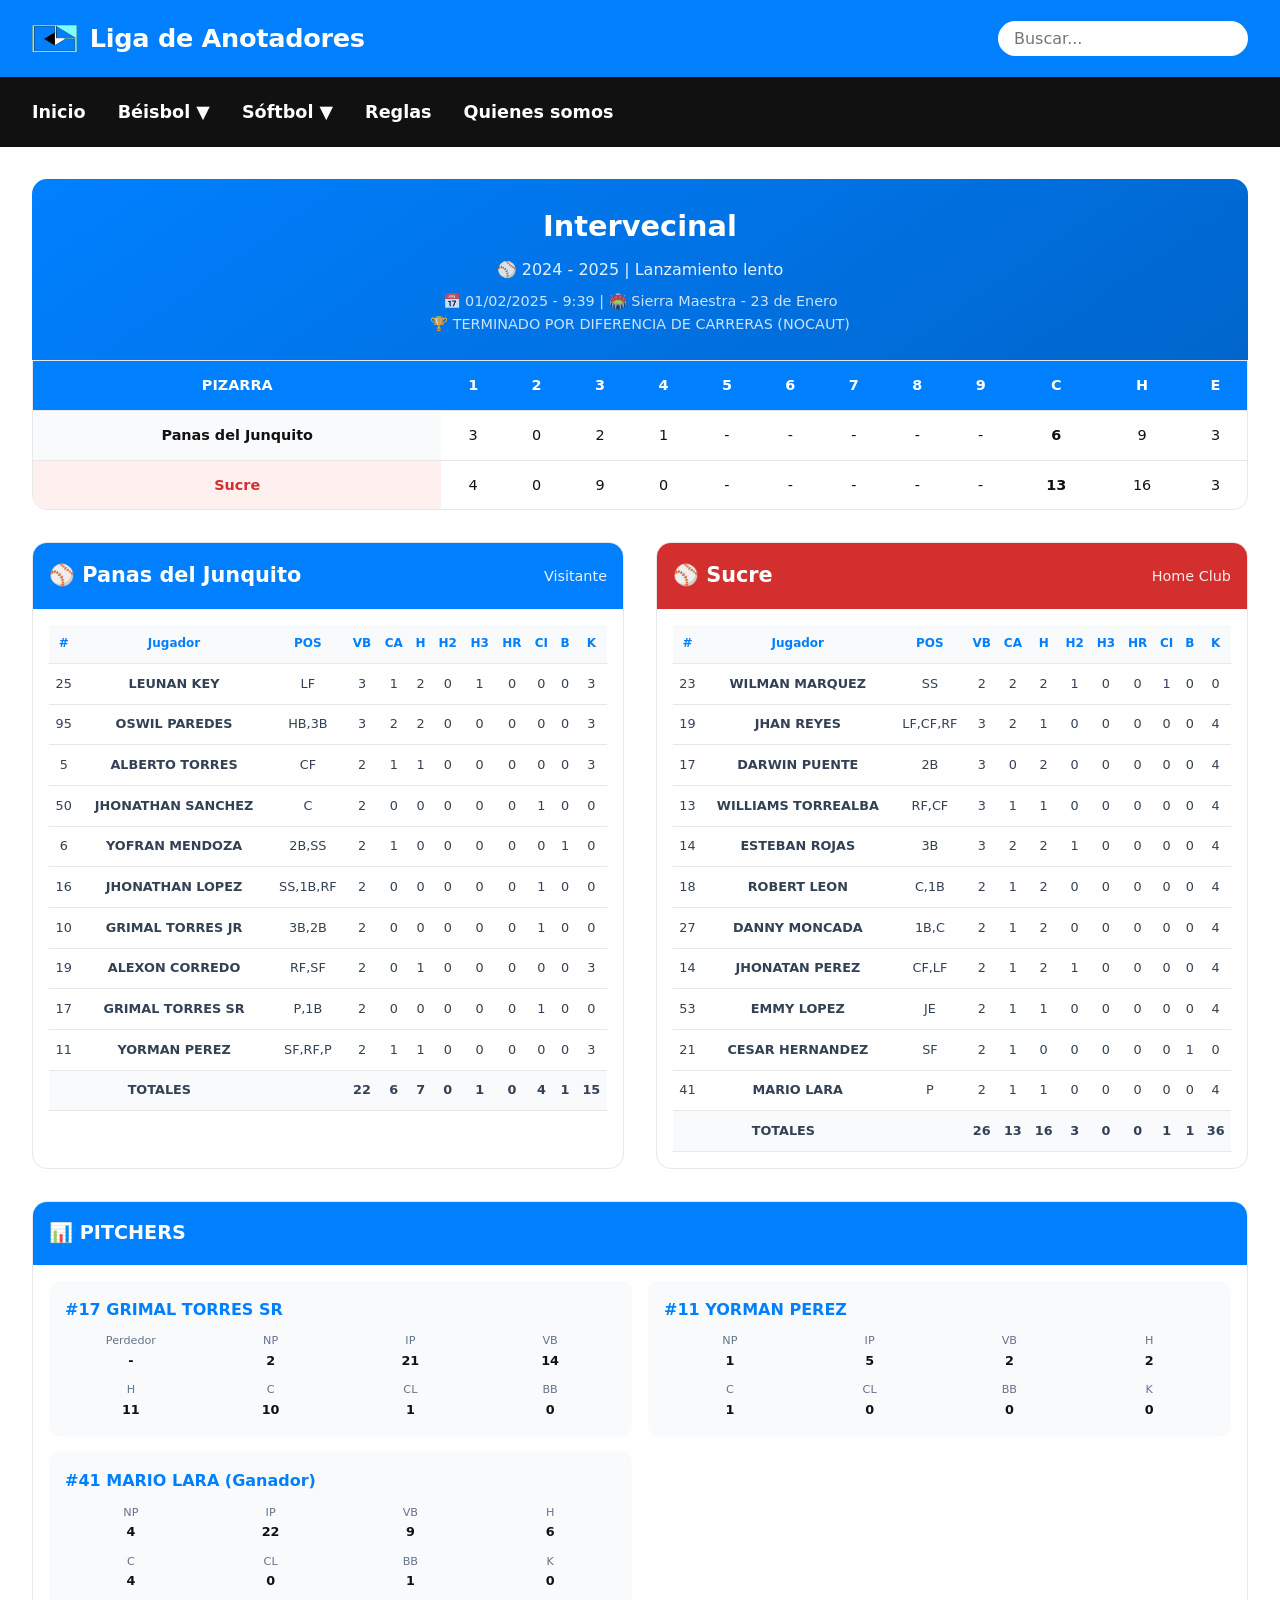
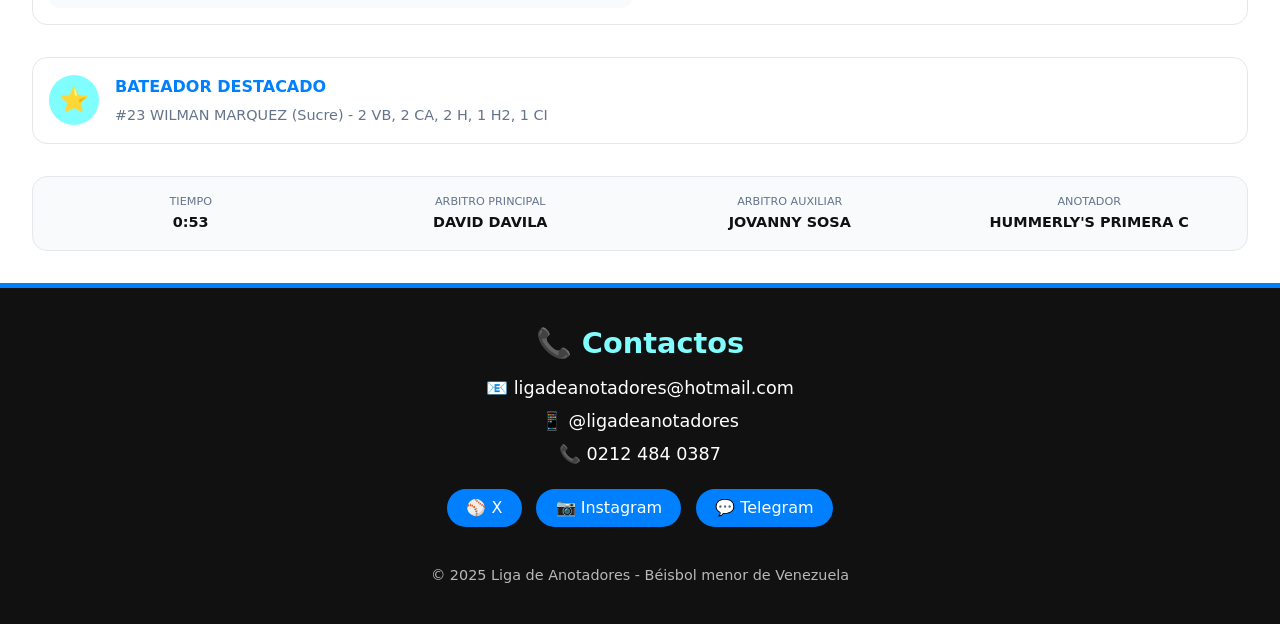
<file: box-score.html>
<!DOCTYPE html>
<html lang="es">
<head>
    <meta charset="UTF-8">
    <meta name="viewport" content="width=device-width, initial-scale=1.0">
    <title>Liga de Anotadores - Box Score</title>
    <link rel="stylesheet" href="css/style.css">
    <style>
        /* Estilos específicos para Box Score */
        .boxscore-container {
            max-width: 1400px;
            margin: 2rem auto;
            padding: 0 2rem;
        }

        /* Encabezado del juego */
        .game-header {
            background: linear-gradient(145deg, var(--primary-blue), #0066cc);
            color: white;
            padding: 1.5rem;
            border-radius: 15px 15px 0 0;
            text-align: center;
        }

        .game-header h1 {
            font-size: 1.8rem;
            margin-bottom: 0.5rem;
        }

        .game-header .liga-info {
            font-size: 1rem;
            opacity: 0.9;
            margin-bottom: 0.5rem;
        }

        .game-header .fecha-lugar {
            font-size: 0.9rem;
            opacity: 0.8;
        }

        /* Pizarra */
        .pizarra {
            background: white;
            border: 1px solid #e5e7eb;
            border-radius: 0 0 15px 15px;
            overflow-x: auto;
            margin-bottom: 2rem;
        }

        .pizarra table {
            width: 100%;
            border-collapse: collapse;
            font-size: 0.9rem;
        }

        .pizarra th, .pizarra td {
            padding: 0.8rem 0.5rem;
            text-align: center;
            border-bottom: 1px solid #e5e7eb;
        }

        .pizarra th {
            background: var(--primary-blue);
            color: white;
            font-weight: 600;
        }

        .pizarra tr:last-child td {
            border-bottom: none;
        }

        .equipo-nombre {
            font-weight: 700;
            text-align: left;
            background: #f8fafc;
        }

        /* Estilo para equipo local en rojo */
        .equipo-local-nombre {
            font-weight: 700;
            text-align: left;
            background: #fff0f0;
            color: #d32f2f;
        }

        /* Sección de box score - dos columnas */
        .boxscore-grid {
            display: grid;
            grid-template-columns: 1fr 1fr;
            gap: 2rem;
            margin-bottom: 2rem;
        }

        .team-section {
            background: white;
            border: 1px solid #e5e7eb;
            border-radius: 15px;
            overflow: hidden;
        }

        /* Equipo visitante (azul) */
        .team-section.visitante .team-header {
            background: var(--primary-blue);
            color: white;
        }

        /* Equipo local (rojo) */
        .team-section.local .team-header {
            background: #d32f2f;
            color: white;
        }

        .team-header {
            padding: 1rem;
            display: flex;
            justify-content: space-between;
            align-items: center;
        }

        .team-header h2 {
            font-size: 1.3rem;
            margin: 0;
        }

        .team-header .record {
            font-size: 0.9rem;
            opacity: 0.9;
        }

        .table-container {
            overflow-x: auto;
            padding: 1rem;
        }

        .stats-table {
            width: 100%;
            border-collapse: collapse;
            font-size: 0.8rem;
        }

        .stats-table th, .stats-table td {
            padding: 0.6rem 0.3rem;
            text-align: center;
            border-bottom: 1px solid #e5e7eb;
        }

        .stats-table th {
            background: #f8fafc;
            color: var(--primary-blue);
            font-weight: 600;
            font-size: 0.75rem;
        }

        .stats-table td {
            color: #334155;
        }

        .stats-table tr:hover td {
            background: #f8fafc;
        }

        .jugador-nombre {
            text-align: left;
            font-weight: 600;
        }

        /* Sección de lanzadores */
        .pitchers-section {
            background: white;
            border: 1px solid #e5e7eb;
            border-radius: 15px;
            margin-bottom: 2rem;
            overflow: hidden;
        }

        .pitchers-header {
            background: var(--primary-blue);
            color: white;
            padding: 1rem;
        }

        .pitchers-header h3 {
            font-size: 1.2rem;
            margin: 0;
        }

        .pitchers-grid {
            display: grid;
            grid-template-columns: 1fr 1fr;
            gap: 1rem;
            padding: 1rem;
        }

        .pitcher-card {
            background: #f8fafc;
            border-radius: 10px;
            padding: 1rem;
        }

        .pitcher-name {
            font-weight: 700;
            color: var(--primary-blue);
            margin-bottom: 0.5rem;
            font-size: 1rem;
        }

        .pitcher-stats {
            display: grid;
            grid-template-columns: repeat(4, 1fr);
            gap: 0.5rem;
            font-size: 0.8rem;
        }

        .pitcher-stat {
            text-align: center;
        }

        .pitcher-stat .label {
            color: #64748b;
            font-size: 0.7rem;
        }

        .pitcher-stat .value {
            font-weight: 700;
            color: var(--black);
        }

        /* Jugador destacado */
        .destacado {
            background: white;
            border: 1px solid #e5e7eb;
            border-radius: 15px;
            padding: 1rem;
            margin-bottom: 2rem;
            display: flex;
            align-items: center;
            gap: 1rem;
            flex-wrap: wrap;
        }

        .destacado-icono {
            background: var(--secondary-blue);
            width: 50px;
            height: 50px;
            border-radius: 50%;
            display: flex;
            align-items: center;
            justify-content: center;
            font-size: 1.5rem;
        }

        .destacado-info h4 {
            color: var(--primary-blue);
            margin-bottom: 0.3rem;
        }

        .destacado-info p {
            color: #64748b;
            font-size: 0.9rem;
        }

        /* Información del juego */
        .game-info {
            background: #f8fafc;
            border: 1px solid #e5e7eb;
            border-radius: 15px;
            padding: 1rem;
            display: flex;
            flex-wrap: wrap;
            justify-content: space-between;
            gap: 1rem;
        }

        .info-item {
            text-align: center;
            flex: 1;
        }

        .info-label {
            font-size: 0.7rem;
            color: #64748b;
            text-transform: uppercase;
        }

        .info-value {
            font-weight: 600;
            color: var(--black);
            font-size: 0.9rem;
        }

        @media (max-width: 768px) {
            .boxscore-grid {
                grid-template-columns: 1fr;
                gap: 1rem;
            }
            
            .pitchers-grid {
                grid-template-columns: 1fr;
            }
            
            .game-info {
                flex-direction: column;
            }
            
            .game-header h1 {
                font-size: 1.3rem;
            }
        }
    </style>
</head>
<body>
    <header>
        <div class="logo">
            <img src="img/logo.png" alt="Liga de Anotadores" class="logo-img">
            <div class="logo-text">Liga de Anotadores<span></span></div>
        </div>
        <div class="buscador"><input type="text" placeholder="Buscar..."></div>
    </header>

    <nav>
        <div class="nav-item"><a href="index.html" class="nav-link">Inicio</a></div>
        <div class="nav-item dropdown">
            <a href="#" class="nav-link dropdown-toggle">Béisbol ▼</a>
            <div class="dropdown-content">
                <a href="beisbol.html?liga=Juvenil UCV">Juvenil UCV</a>
                <a href="beisbol.html?liga=Limenor">Limenor</a>
                <a href="beisbol.html?liga=Monumental">Monumental</a>
                <a href="beisbol.html?liga=Popular">Popular</a>
                <a href="beisbol.html?liga=Unimet">Unimet</a>
            </div>
        </div>
        <div class="nav-item dropdown">
            <a href="#" class="nav-link dropdown-toggle">Sóftbol ▼</a>
            <div class="dropdown-content">
                <a href="softbol.html?liga=Chato Candela">Chato Candela</a>
                <a href="softbol.html?liga=Intervecinal">Intervecinal</a>
            </div>
        </div>
        <div class="nav-item"><a href="reglas.html" class="nav-link">Reglas</a></div>
        <div class="nav-item"><a href="quienes-somos.html" class="nav-link">Quienes somos</a></div>
    </nav>

    <div class="boxscore-container" id="boxscore-container">
        <!-- El contenido se llenará dinámicamente con JavaScript -->
    </div>

    <footer>
        <h3>📞 Contactos</h3>
        <p>📧 ligadeanotadores@hotmail.com</p>
        <p>📱 @ligadeanotadores</p>
        <p>📞 0212 484 0387</p>
        <div class="redes">
            <span>⚾ X</span>
            <span>📷 Instagram</span>
            <span>💬 Telegram</span>
        </div>
        <p style="margin-top: 2rem; font-size: 0.9rem; opacity: 0.7;">© 2025 Liga de Anotadores - Béisbol menor de Venezuela</p>
    </footer>

    <script>
        // Obtener parámetros de URL
        function getParametros() {
            const urlParams = new URLSearchParams(window.location.search);
            return {
                liga: urlParams.get('liga') || 'Intervecinal',
                categoria: urlParams.get('categoria') || 'Lanzamiento lento',
                visitante: decodeURIComponent(urlParams.get('visitante') || 'Panas del Junquito'),
                visitante_runs: urlParams.get('visitante_runs') || '6',
                local: decodeURIComponent(urlParams.get('local') || 'Sucre'),
                local_runs: urlParams.get('local_runs') || '13',
                fecha: urlParams.get('fecha') || '01/02/2025',
                hora: urlParams.get('hora') || '9:39',
                lugar: decodeURIComponent(urlParams.get('lugar') || 'Sierra Maestra - 23 de Enero')
            };
        }

        // Generar datos de ejemplo para jugadores (simulación)
        function generarJugadoresVisitantes() {
            return [
                { num: 25, nombre: "LEUNAN KEY", pos: "LF", vb: 3, ca: 1, h: 2, h2: 0, h3: 1, hr: 0, ci: 0, b: 0, k: 3 },
                { num: 95, nombre: "OSWIL PAREDES", pos: "HB,3B", vb: 3, ca: 2, h: 2, h2: 0, h3: 0, hr: 0, ci: 0, b: 0, k: 3 },
                { num: 5, nombre: "ALBERTO TORRES", pos: "CF", vb: 2, ca: 1, h: 1, h2: 0, h3: 0, hr: 0, ci: 0, b: 0, k: 3 },
                { num: 50, nombre: "JHONATHAN SANCHEZ", pos: "C", vb: 2, ca: 0, h: 0, h2: 0, h3: 0, hr: 0, ci: 1, b: 0, k: 0 },
                { num: 6, nombre: "YOFRAN MENDOZA", pos: "2B,SS", vb: 2, ca: 1, h: 0, h2: 0, h3: 0, hr: 0, ci: 0, b: 1, k: 0 },
                { num: 16, nombre: "JHONATHAN LOPEZ", pos: "SS,1B,RF", vb: 2, ca: 0, h: 0, h2: 0, h3: 0, hr: 0, ci: 1, b: 0, k: 0 },
                { num: 10, nombre: "GRIMAL TORRES JR", pos: "3B,2B", vb: 2, ca: 0, h: 0, h2: 0, h3: 0, hr: 0, ci: 1, b: 0, k: 0 },
                { num: 19, nombre: "ALEXON CORREDO", pos: "RF,SF", vb: 2, ca: 0, h: 1, h2: 0, h3: 0, hr: 0, ci: 0, b: 0, k: 3 },
                { num: 17, nombre: "GRIMAL TORRES SR", pos: "P,1B", vb: 2, ca: 0, h: 0, h2: 0, h3: 0, hr: 0, ci: 1, b: 0, k: 0 },
                { num: 11, nombre: "YORMAN PEREZ", pos: "SF,RF,P", vb: 2, ca: 1, h: 1, h2: 0, h3: 0, hr: 0, ci: 0, b: 0, k: 3 }
            ];
        }

        function generarJugadoresLocales() {
            return [
                { num: 23, nombre: "WILMAN MARQUEZ", pos: "SS", vb: 2, ca: 2, h: 2, h2: 1, h3: 0, hr: 0, ci: 1, b: 0, k: 0 },
                { num: 19, nombre: "JHAN REYES", pos: "LF,CF,RF", vb: 3, ca: 2, h: 1, h2: 0, h3: 0, hr: 0, ci: 0, b: 0, k: 4 },
                { num: 17, nombre: "DARWIN PUENTE", pos: "2B", vb: 3, ca: 0, h: 2, h2: 0, h3: 0, hr: 0, ci: 0, b: 0, k: 4 },
                { num: 13, nombre: "WILLIAMS TORREALBA", pos: "RF,CF", vb: 3, ca: 1, h: 1, h2: 0, h3: 0, hr: 0, ci: 0, b: 0, k: 4 },
                { num: 14, nombre: "ESTEBAN ROJAS", pos: "3B", vb: 3, ca: 2, h: 2, h2: 1, h3: 0, hr: 0, ci: 0, b: 0, k: 4 },
                { num: 18, nombre: "ROBERT LEON", pos: "C,1B", vb: 2, ca: 1, h: 2, h2: 0, h3: 0, hr: 0, ci: 0, b: 0, k: 4 },
                { num: 27, nombre: "DANNY MONCADA", pos: "1B,C", vb: 2, ca: 1, h: 2, h2: 0, h3: 0, hr: 0, ci: 0, b: 0, k: 4 },
                { num: 14, nombre: "JHONATAN PEREZ", pos: "CF,LF", vb: 2, ca: 1, h: 2, h2: 1, h3: 0, hr: 0, ci: 0, b: 0, k: 4 },
                { num: 53, nombre: "EMMY LOPEZ", pos: "JE", vb: 2, ca: 1, h: 1, h2: 0, h3: 0, hr: 0, ci: 0, b: 0, k: 4 },
                { num: 21, nombre: "CESAR HERNANDEZ", pos: "SF", vb: 2, ca: 1, h: 0, h2: 0, h3: 0, hr: 0, ci: 0, b: 1, k: 0 },
                { num: 41, nombre: "MARIO LARA", pos: "P", vb: 2, ca: 1, h: 1, h2: 0, h3: 0, hr: 0, ci: 0, b: 0, k: 4 }
            ];
        }

        // Renderizar la página con los parámetros
        function renderizarBoxScore() {
            const params = getParametros();
            const container = document.getElementById('boxscore-container');
            
            // Calcular totales
            const visitantesJugadores = generarJugadoresVisitantes();
            const localesJugadores = generarJugadoresLocales();
            
            const visitantesTotales = {
                vb: visitantesJugadores.reduce((sum, j) => sum + j.vb, 0),
                ca: visitantesJugadores.reduce((sum, j) => sum + j.ca, 0),
                h: visitantesJugadores.reduce((sum, j) => sum + j.h, 0),
                h2: visitantesJugadores.reduce((sum, j) => sum + j.h2, 0),
                h3: visitantesJugadores.reduce((sum, j) => sum + j.h3, 0),
                hr: visitantesJugadores.reduce((sum, j) => sum + j.hr, 0),
                ci: visitantesJugadores.reduce((sum, j) => sum + j.ci, 0),
                b: visitantesJugadores.reduce((sum, j) => sum + j.b, 0),
                k: visitantesJugadores.reduce((sum, j) => sum + j.k, 0)
            };
            
            const localesTotales = {
                vb: localesJugadores.reduce((sum, j) => sum + j.vb, 0),
                ca: localesJugadores.reduce((sum, j) => sum + j.ca, 0),
                h: localesJugadores.reduce((sum, j) => sum + j.h, 0),
                h2: localesJugadores.reduce((sum, j) => sum + j.h2, 0),
                h3: localesJugadores.reduce((sum, j) => sum + j.h3, 0),
                hr: localesJugadores.reduce((sum, j) => sum + j.hr, 0),
                ci: localesJugadores.reduce((sum, j) => sum + j.ci, 0),
                b: localesJugadores.reduce((sum, j) => sum + j.b, 0),
                k: localesJugadores.reduce((sum, j) => sum + j.k, 0)
            };
            
            container.innerHTML = `
                <!-- Encabezado del juego -->
                <div class="game-header">
                    <h1>${params.liga}</h1>
                    <div class="liga-info">⚾ 2024 - 2025 | ${params.categoria}</div>
                    <div class="fecha-lugar">📅 ${params.fecha} - ${params.hora} | 🏟️ ${params.lugar}</div>
                    <div class="fecha-lugar">🏆 TERMINADO POR DIFERENCIA DE CARRERAS (NOCAUT)</div>
                </div>

                <!-- Pizarra -->
                <div class="pizarra">
                    <table>
                        <thead>
                            <tr>
                                <th>PIZARRA</th>
                                <th>1</th><th>2</th><th>3</th><th>4</th><th>5</th><th>6</th><th>7</th><th>8</th><th>9</th>
                                <th>C</th><th>H</th><th>E</th>
                            </tr>
                        </thead>
                        <tbody>
                            <tr>
                                <td class="equipo-nombre">${params.visitante}</td>
                                <td>3</td><td>0</td><td>2</td><td>1</td><td>-</td><td>-</td><td>-</td><td>-</td><td>-</td>
                                <td><strong>${params.visitante_runs}</strong></td>
                                <td>9</td><td>3</td>
                            </tr>
                            <tr>
                                <td class="equipo-local-nombre">${params.local}</td>
                                <td>4</td><td>0</td><td>9</td><td>0</td><td>-</td><td>-</td><td>-</td><td>-</td><td>-</td>
                                <td><strong>${params.local_runs}</strong></td>
                                <td>16</td><td>3</td>
                            </tr>
                        </tbody>
                    </table>
                </div>

                <!-- Box Score - dos columnas -->
                <div class="boxscore-grid">
                    <!-- Visitante -->
                    <div class="team-section visitante">
                        <div class="team-header">
                            <h2>⚾ ${params.visitante}</h2>
                            <span class="record">Visitante</span>
                        </div>
                        <div class="table-container">
                            <table class="stats-table">
                                <thead>
                                    <tr>
                                        <th>#</th><th>Jugador</th><th>POS</th><th>VB</th><th>CA</th><th>H</th><th>H2</th><th>H3</th><th>HR</th><th>CI</th><th>B</th><th>K</th>
                                    </tr>
                                </thead>
                                <tbody>
                                    ${visitantesJugadores.map(j => `
                                        <tr>
                                            <td>${j.num}</td>
                                            <td class="jugador-nombre">${j.nombre}</td>
                                            <td>${j.pos}</td>
                                            <td>${j.vb}</td><td>${j.ca}</td><td>${j.h}</td>
                                            <td>${j.h2}</td><td>${j.h3}</td><td>${j.hr}</td>
                                            <td>${j.ci}</td><td>${j.b}</td><td>${j.k}</td>
                                        </tr>
                                    `).join('')}
                                </tbody>
                                <tfoot>
                                    <tr style="background: #f8fafc; font-weight: 600;">
                                        <td colspan="2">TOTALES</td>
                                        <td></td>
                                        <td>${visitantesTotales.vb}</td>
                                        <td>${visitantesTotales.ca}</td>
                                        <td>${visitantesTotales.h}</td>
                                        <td>${visitantesTotales.h2}</td>
                                        <td>${visitantesTotales.h3}</td>
                                        <td>${visitantesTotales.hr}</td>
                                        <td>${visitantesTotales.ci}</td>
                                        <td>${visitantesTotales.b}</td>
                                        <td>${visitantesTotales.k}</td>
                                    </tr>
                                </tfoot>
                            </table>
                        </div>
                    </div>

                    <!-- Local (rojo) -->
                    <div class="team-section local">
                        <div class="team-header">
                            <h2>⚾ ${params.local}</h2>
                            <span class="record">Home Club</span>
                        </div>
                        <div class="table-container">
                            <table class="stats-table">
                                <thead>
                                    <tr>
                                        <th>#</th><th>Jugador</th><th>POS</th><th>VB</th><th>CA</th><th>H</th><th>H2</th><th>H3</th><th>HR</th><th>CI</th><th>B</th><th>K</th>
                                    </tr>
                                </thead>
                                <tbody>
                                    ${localesJugadores.map(j => `
                                        <tr>
                                            <td>${j.num}</td>
                                            <td class="jugador-nombre">${j.nombre}</td>
                                            <td>${j.pos}</td>
                                            <td>${j.vb}</td><td>${j.ca}</td><td>${j.h}</td>
                                            <td>${j.h2}</td><td>${j.h3}</td><td>${j.hr}</td>
                                            <td>${j.ci}</td><td>${j.b}</td><td>${j.k}</td>
                                        </tr>
                                    `).join('')}
                                </tbody>
                                <tfoot>
                                    <tr style="background: #f8fafc; font-weight: 600;">
                                        <td colspan="2">TOTALES</td>
                                        <td></td>
                                        <td>${localesTotales.vb}</td>
                                        <td>${localesTotales.ca}</td>
                                        <td>${localesTotales.h}</td>
                                        <td>${localesTotales.h2}</td>
                                        <td>${localesTotales.h3}</td>
                                        <td>${localesTotales.hr}</td>
                                        <td>${localesTotales.ci}</td>
                                        <td>${localesTotales.b}</td>
                                        <td>${localesTotales.k}</td>
                                    </tr>
                                </tfoot>
                            </table>
                        </div>
                    </div>
                </div>

                <!-- Lanzadores -->
                <div class="pitchers-section">
                    <div class="pitchers-header">
                        <h3>📊 PITCHERS</h3>
                    </div>
                    <div class="pitchers-grid">
                        <div class="pitcher-card">
                            <div class="pitcher-name">#17 GRIMAL TORRES SR</div>
                            <div class="pitcher-stats">
                                <div class="pitcher-stat"><span class="label">Perdedor</span><br><span class="value">-</span></div>
                                <div class="pitcher-stat"><span class="label">NP</span><br><span class="value">2</span></div>
                                <div class="pitcher-stat"><span class="label">IP</span><br><span class="value">21</span></div>
                                <div class="pitcher-stat"><span class="label">VB</span><br><span class="value">14</span></div>
                                <div class="pitcher-stat"><span class="label">H</span><br><span class="value">11</span></div>
                                <div class="pitcher-stat"><span class="label">C</span><br><span class="value">10</span></div>
                                <div class="pitcher-stat"><span class="label">CL</span><br><span class="value">1</span></div>
                                <div class="pitcher-stat"><span class="label">BB</span><br><span class="value">0</span></div>
                            </div>
                        </div>
                        <div class="pitcher-card">
                            <div class="pitcher-name">#11 YORMAN PEREZ</div>
                            <div class="pitcher-stats">
                                <div class="pitcher-stat"><span class="label">NP</span><br><span class="value">1</span></div>
                                <div class="pitcher-stat"><span class="label">IP</span><br><span class="value">5</span></div>
                                <div class="pitcher-stat"><span class="label">VB</span><br><span class="value">2</span></div>
                                <div class="pitcher-stat"><span class="label">H</span><br><span class="value">2</span></div>
                                <div class="pitcher-stat"><span class="label">C</span><br><span class="value">1</span></div>
                                <div class="pitcher-stat"><span class="label">CL</span><br><span class="value">0</span></div>
                                <div class="pitcher-stat"><span class="label">BB</span><br><span class="value">0</span></div>
                                <div class="pitcher-stat"><span class="label">K</span><br><span class="value">0</span></div>
                            </div>
                        </div>
                        <div class="pitcher-card">
                            <div class="pitcher-name">#41 MARIO LARA (Ganador)</div>
                            <div class="pitcher-stats">
                                <div class="pitcher-stat"><span class="label">NP</span><br><span class="value">4</span></div>
                                <div class="pitcher-stat"><span class="label">IP</span><br><span class="value">22</span></div>
                                <div class="pitcher-stat"><span class="label">VB</span><br><span class="value">9</span></div>
                                <div class="pitcher-stat"><span class="label">H</span><br><span class="value">6</span></div>
                                <div class="pitcher-stat"><span class="label">C</span><br><span class="value">4</span></div>
                                <div class="pitcher-stat"><span class="label">CL</span><br><span class="value">0</span></div>
                                <div class="pitcher-stat"><span class="label">BB</span><br><span class="value">1</span></div>
                                <div class="pitcher-stat"><span class="label">K</span><br><span class="value">0</span></div>
                            </div>
                        </div>
                    </div>
                </div>

                <!-- Bateador Destacado -->
                <div class="destacado">
                    <div class="destacado-icono">⭐</div>
                    <div class="destacado-info">
                        <h4>BATEADOR DESTACADO</h4>
                        <p>#23 WILMAN MARQUEZ (${params.local}) - 2 VB, 2 CA, 2 H, 1 H2, 1 CI</p>
                    </div>
                </div>

                <!-- Información del juego -->
                <div class="game-info">
                    <div class="info-item">
                        <div class="info-label">TIEMPO</div>
                        <div class="info-value">0:53</div>
                    </div>
                    <div class="info-item">
                        <div class="info-label">ARBITRO PRINCIPAL</div>
                        <div class="info-value">DAVID DAVILA</div>
                    </div>
                    <div class="info-item">
                        <div class="info-label">ARBITRO AUXILIAR</div>
                        <div class="info-value">JOVANNY SOSA</div>
                    </div>
                    <div class="info-item">
                        <div class="info-label">ANOTADOR</div>
                        <div class="info-value">HUMMERLY'S PRIMERA C</div>
                    </div>
                </div>
            `;
        }

        // Ejecutar al cargar la página
        document.addEventListener('DOMContentLoaded', renderizarBoxScore);
    </script>
</body>
</html>
</file>
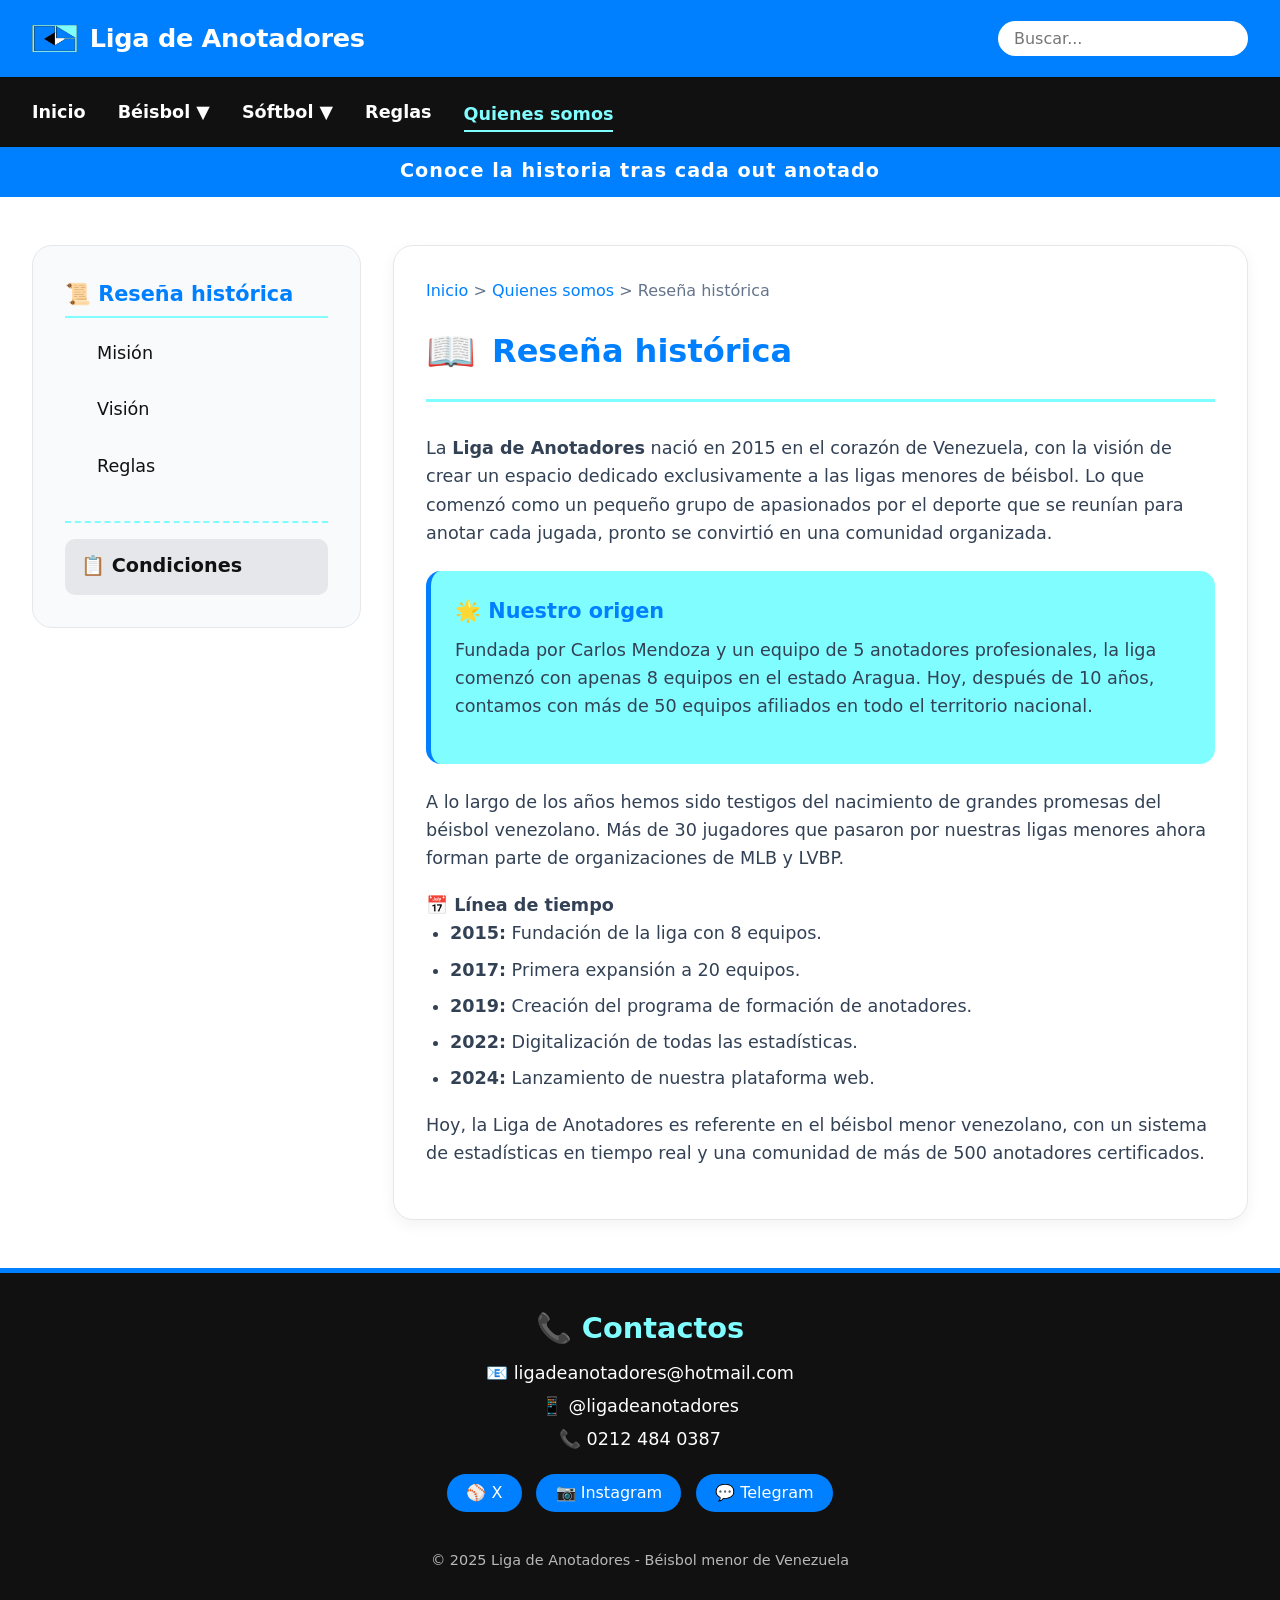
<file: quienes-somos.html>
<!DOCTYPE html>
<html lang="es">
<head>
    <meta charset="UTF-8">
    <meta name="viewport" content="width=device-width, initial-scale=1.0">
    <title>Liga de Anotadores - Quienes Somos</title>
    <link rel="stylesheet" href="css/style.css">
    <style>
        /* Estilos específicos para esta página si son necesarios */
        .breadcrumb {
            margin-bottom: 1rem;
            color: #64748b;
        }
        .breadcrumb a {
            color: var(--primary-blue);
            text-decoration: none;
        }
        .breadcrumb a:hover {
            text-decoration: underline;
        }
        /* Fix para dropdown - evitar que se cierre */
        .nav-item.dropdown:hover .dropdown-content {
            display: block !important;
        }

        .dropdown-content {
            margin-top: 0 !important;
            top: 100%;
        }

        .nav-item.dropdown {
            position: relative;
        }

        .dropdown-content {
            position: absolute;
            left: 0;
            top: 100%;
            margin-top: 0;
        }
    </style>
</head>
<body>
    <header>
        <div class="logo">
            <img src="img/logo.png" alt="Liga de Anotadores" class="logo-img">
            <div class="logo-text">
                Liga de Anotadores<span></span>
            </div>
        </div>
        <div class="buscador">
            <input type="text" placeholder="Buscar...">
        </div>
    </header>

    <nav>
        <div class="nav-item"><a href="index.html" class="nav-link">Inicio</a></div>
        <div class="nav-item dropdown">
            <a href="#" class="nav-link dropdown-toggle">Béisbol ▼</a>
            <div class="dropdown-content">
                <a href="beisbol.html?liga=Juvenil UCV">Juvenil UCV</a>
                <a href="beisbol.html?liga=Limenor">Limenor</a>
                <a href="beisbol.html?liga=Monumental">Monumental</a>
                <a href="beisbol.html?liga=Popular">Popular</a>
                <a href="beisbol.html?liga=Unimet">Unimet</a>
            </div>
        </div>
        <div class="nav-item dropdown">
            <a href="#" class="nav-link dropdown-toggle">Sóftbol ▼</a>
            <div class="dropdown-content">
                <a href="softbol.html?liga=Chato Candela">Chato Candela</a>
                <a href="softbol.html?liga=Intervecinal">Intervecinal</a>
            </div>
        </div>
        <div class="nav-item"><a href="reglas.html" class="nav-link">Reglas</a></div>
        <div class="nav-item"><a href="quienes-somos.html" class="nav-link active">Quienes somos</a></div>
    </nav>

    <!-- Header de liga seleccionada -->
    <div class="liga-seleccionada-header">Conoce la historia tras cada out anotado</div>

    <div class="quienes-somos-container">
        <!-- Menú lateral -->
        <aside class="sidebar-menu">
            <div class="menu-item">
                <div class="menu-principal">📜 Reseña histórica</div>
                <ul class="submenu">
                    <li><a href="#" onclick="mostrarContenido('mision')" id="link-mision">Misión</a></li>
                    <li><a href="#" onclick="mostrarContenido('vision')" id="link-vision">Visión</a></li>
                    <li><a href="#" onclick="mostrarContenido('reglas')" id="link-reglas">Reglas</a></li>
                </ul>
            </div>
            
            <div class="menu-condiciones">
                <a href="#" onclick="mostrarContenido('condiciones')" id="link-condiciones">📋 Condiciones</a>
            </div>
        </aside>

        <!-- Área de contenido dinámico -->
        <main class="content-area" id="content-area">
            <div class="breadcrumb">
                <a href="index.html">Inicio</a> > <a href="quienes-somos.html">Quienes somos</a> > <span id="current-page">Reseña histórica</span>
            </div>
            
            <!-- El contenido cambiará según la selección del usuario -->
            <div id="dynamic-content">
                <!-- Contenido por defecto: Reseña histórica -->
                <div class="content-header">
                    <span class="icon">📖</span>
                    <h2>Reseña histórica</h2>
                </div>
                <div class="content-body">
                    <p>La <strong>Liga de Anotadores</strong> nació en 2015 en el corazón de Venezuela, con la visión de crear un espacio dedicado exclusivamente a las ligas menores de béisbol. Lo que comenzó como un pequeño grupo de apasionados por el deporte que se reunían para anotar cada jugada, pronto se convirtió en una comunidad organizada.</p>
                    
                    <div class="highlight-box">
                        <h4>🌟 Nuestro origen</h4>
                        <p>Fundada por Carlos Mendoza y un equipo de 5 anotadores profesionales, la liga comenzó con apenas 8 equipos en el estado Aragua. Hoy, después de 10 años, contamos con más de 50 equipos afiliados en todo el territorio nacional.</p>
                    </div>

                    <p>A lo largo de los años hemos sido testigos del nacimiento de grandes promesas del béisbol venezolano. Más de 30 jugadores que pasaron por nuestras ligas menores ahora forman parte de organizaciones de MLB y LVBP.</p>

                    <h4>📅 Línea de tiempo</h4>
                    <ul>
                        <li><strong>2015:</strong> Fundación de la liga con 8 equipos.</li>
                        <li><strong>2017:</strong> Primera expansión a 20 equipos.</li>
                        <li><strong>2019:</strong> Creación del programa de formación de anotadores.</li>
                        <li><strong>2022:</strong> Digitalización de todas las estadísticas.</li>
                        <li><strong>2024:</strong> Lanzamiento de nuestra plataforma web.</li>
                    </ul>

                    <p>Hoy, la Liga de Anotadores es referente en el béisbol menor venezolano, con un sistema de estadísticas en tiempo real y una comunidad de más de 500 anotadores certificados.</p>
                </div>
            </div>
        </main>
    </div>

    <footer>
        <h3>📞 Contactos</h3>
        <p>📧 ligadeanotadores@hotmail.com</p>
        <p>📱 @ligadeanotadores</p>
        <p>📞 0212 484 0387</p>
        <div class="redes">
            <span>⚾ X</span>
            <span>📷 Instagram</span>
            <span>💬 Telegram</span>
        </div>
        <p style="margin-top: 2rem; font-size: 0.9rem; opacity: 0.7;">© 2025 Liga de Anotadores - Béisbol menor de Venezuela</p>
    </footer>

    <script>
        // Función para mostrar diferentes contenidos según la selección
        function mostrarContenido(seccion) {
            const contentDiv = document.getElementById('dynamic-content');
            const currentPageSpan = document.getElementById('current-page');
            
            // Remover clase active de todos los links
            document.querySelectorAll('.submenu a, .menu-condiciones a').forEach(link => {
                link.classList.remove('active');
            });

            // Contenido dinámico
            switch(seccion) {
                case 'mision':
                    document.getElementById('link-mision').classList.add('active');
                    currentPageSpan.textContent = 'Misión';
                    contentDiv.innerHTML = `
                        <div class="content-header">
                            <span class="icon">🎯</span>
                            <h2>Misión</h2>
                        </div>
                        <div class="content-body">
                            <p>Nuestra misión es <strong>fomentar, organizar y profesionalizar</strong> el béisbol menor en Venezuela, creando un entorno donde los jóvenes talentos puedan desarrollar sus habilidades y los anotadores puedan ejercer su labor con excelencia.</p>
                            
                            <div class="highlight-box">
                                <h4>⚾ Nuestro compromiso</h4>
                                <p>Proporcionar estadísticas precisas y en tiempo real de todas las ligas menores afiliadas, garantizando la transparencia y el crecimiento del deporte desde sus bases.</p>
                            </div>

                            <h4>🎯 Objetivos principales:</h4>
                            <ul>
                                <li>Registrar y publicar estadísticas de más de 500 juegos por temporada.</li>
                                <li>Capacitar anotadores profesionales con los más altos estándares.</li>
                                <li>Crear un puente entre las ligas menores y las organizaciones profesionales.</li>
                                <li>Promover los valores del deporte: disciplina, respeto y trabajo en equipo.</li>
                            </ul>

                            <p>Trabajamos día a día para que cada joven pelotero tenga la oportunidad de ser visto, registrado y valorado.</p>
                        </div>
                    `;
                    break;
                
                case 'vision':
                    document.getElementById('link-vision').classList.add('active');
                    currentPageSpan.textContent = 'Visión';
                    contentDiv.innerHTML = `
                        <div class="content-header">
                            <span class="icon">🔭</span>
                            <h2>Visión</h2>
                        </div>
                        <div class="content-body">
                            <p>Ser la <strong>plataforma de referencia número uno</strong> en el béisbol menor de Venezuela y Latinoamérica, reconocida por la calidad de sus registros, la formación de anotadores y el impulso de talentos hacia el béisbol profesional.</p>
                            
                            <div class="highlight-box">
                                <h4>🌎 Visión 2030</h4>
                                <p>Para el año 2030, aspiramos a tener presencia en todos los estados de Venezuela y al menos 5 países de Latinoamérica, con más de 2000 anotadores certificados y un sistema de scouting integrado con organizaciones de MLB.</p>
                            </div>

                            <h4>✨ Metas a futuro:</h4>
                            <ul>
                                <li>Digitalizar el 100% de los registros históricos desde 2015.</li>
                                <li>Crear la primera academia virtual de anotadores de béisbol.</li>
                                <li>Establecer alianzas con todas las organizaciones de béisbol profesional en Venezuela y EEUU.</li>
                                <li>Ser el semillero oficial de datos para la Liga Venezolana de Béisbol Profesional.</li>
                            </ul>

                            <p>Soñamos con un futuro donde ningún talento venezolano quede sin ser registrado y donde cada jugada cuente para el desarrollo de nuestros peloteros.</p>
                        </div>
                    `;
                    break;
                
                case 'reglas':
                    document.getElementById('link-reglas').classList.add('active');
                    currentPageSpan.textContent = 'Reglas';
                    contentDiv.innerHTML = `
                        <div class="content-header">
                            <span class="icon">📋</span>
                            <h2>Reglas de la Liga</h2>
                        </div>
                        <div class="content-body">
                            <p>La Liga de Anotadores se rige por un conjunto de normas que garantizan la integridad, transparencia y correcto desarrollo de todas las competiciones.</p>
                            
                            <h4>⚾ Reglas generales:</h4>
                            <ul>
                                <li><strong>Edades:</strong> Categorías: Pre-infantil (7-9), Infantil (10-12), Pre-juvenil (13-15), Juvenil (16-18) y Adulto (19+).</li>
                                <li><strong>Equipos:</strong> Máximo 20 jugadores por roster, mínimo 12 para iniciar un juego.</li>
                                <li><strong>Duración:</strong> 7 entradas para categorías menores, 9 para adulto.</li>
                                <li><strong>Sustituciones:</strong> Libre, pero una vez reemplazado un jugador no puede reingresar.</li>
                            </ul>

                            <h4>📊 Reglas para anotadores:</h4>
                            <ul>
                                <li>Todo juego oficial debe tener al menos un anotador certificado presente.</li>
                                <li>Las planillas deben ser entregadas digitalmente dentro de las 24 horas posteriores al juego.</li>
                                <li>Cada jugada debe ser registrada con el formato oficial de anotación de béisbol.</li>
                                <li>Los anotadores deben asistir a un curso de actualización cada 2 años.</li>
                            </ul>

                            <div class="highlight-box">
                                <h4>📌 Código de ética</h4>
                                <p>Todo miembro de la liga (jugadores, entrenadores, anotadores) debe mantener una conducta respetuosa dentro y fuera del campo. El uso de lenguaje ofensivo, violencia o acciones antideportivas será sancionado según la gravedad (suspensión o expulsión permanente).</p>
                            </div>

                            <h4>🏆 Reglas de campeonato:</h4>
                            <ul>
                                <li>Sistema de liga regular más playoffs.</li>
                                <li>Puntuación: 2 puntos por victoria, 1 punto por empate (si aplica), 0 por derrota.</li>
                                <li>Desempates: 1) enfrentamiento directo, 2) diferencia de carreras, 3) sorteo.</li>
                            </ul>
                        </div>
                    `;
                    break;
                
                case 'condiciones':
                    document.getElementById('link-condiciones').classList.add('active');
                    currentPageSpan.textContent = 'Condiciones';
                    contentDiv.innerHTML = `
                        <div class="content-header">
                            <span class="icon">⚖️</span>
                            <h2>Condiciones y Términos</h2>
                        </div>
                        <div class="content-body">
                            <p>Al formar parte de la Liga de Anotadores, ya sea como equipo, jugador, entrenador o anotador, aceptas las siguientes condiciones:</p>
                            
                            <h4>📝 Condiciones generales:</h4>
                            <ul>
                                <li><strong>Afiliación:</strong> Todo equipo debe registrar su roster antes del inicio de cada temporada y pagar la cuota correspondiente.</li>
                                <li><strong>Seguros:</strong> La liga provee seguro básico de accidentes para todos los jugadores registrados (cubre lesiones durante juegos oficiales).</li>
                                <li><strong>Uso de imagen:</strong> Al registrarse, los equipos y jugadores autorizan el uso de su imagen para fines promocionales y estadísticos de la liga.</li>
                                <li><strong>Propiedad intelectual:</strong> Todas las estadísticas generadas son propiedad de la Liga de Anotadores y pueden ser utilizadas con fines comerciales previa autorización.</li>
                            </ul>

                            <h4>💻 Condiciones de uso del sitio web:</h4>
                            <ul>
                                <li>El contenido de este sitio es solo para fines informativos y estadísticos.</li>
                                <li>No está permitido copiar, redistribuir o vender los datos sin consentimiento expreso.</li>
                                <li>Los usuarios registrados son responsables de la confidencialidad de sus credenciales.</li>
                            </ul>

                            <div class="highlight-box">
                                <h4>⚠️ Importante</h4>
                                <p>La Liga de Anotadores se reserva el derecho de admisión y permanencia de cualquier equipo o miembro que no cumpla con las normas establecidas. Las decisiones del comité disciplinario son inapelables.</p>
                            </div>

                            <h4>📅 Renovación y pagos:</h4>
                            <ul>
                                <li>La temporada anual va de enero a diciembre.</li>
                                <li>La cuota de afiliación debe pagarse antes del 31 de enero.</li>
                                <li>Pagos aceptados: transferencia, pago móvil y efectivo en las sedes autorizadas.</li>
                            </ul>

                            <p><em>Última actualización: Marzo 2025</em></p>
                        </div>
                    `;
                    break;
                    
                default:
                    // Reseña histórica (por defecto)
                    currentPageSpan.textContent = 'Reseña histórica';
                    contentDiv.innerHTML = `
                        <div class="content-header">
                            <span class="icon">📖</span>
                            <h2>Reseña histórica</h2>
                        </div>
                        <div class="content-body">
                            <p>La <strong>Liga de Anotadores</strong> nació en 2015 en el corazón de Venezuela, con la visión de crear un espacio dedicado exclusivamente a las ligas menores de béisbol. Lo que comenzó como un pequeño grupo de apasionados por el deporte que se reunían para anotar cada jugada, pronto se convirtió en una comunidad organizada.</p>
                            
                            <div class="highlight-box">
                                <h4>🌟 Nuestro origen</h4>
                                <p>Fundada por Carlos Mendoza y un equipo de 5 anotadores profesionales, la liga comenzó con apenas 8 equipos en el estado Aragua. Hoy, después de 10 años, contamos con más de 50 equipos afiliados en todo el territorio nacional.</p>
                            </div>

                            <p>A lo largo de los años hemos sido testigos del nacimiento de grandes promesas del béisbol venezolano. Más de 30 jugadores que pasaron por nuestras ligas menores ahora forman parte de organizaciones de MLB y LVBP.</p>

                            <h4>📅 Línea de tiempo</h4>
                            <ul>
                                <li><strong>2015:</strong> Fundación de la liga con 8 equipos.</li>
                                <li><strong>2017:</strong> Primera expansión a 20 equipos.</li>
                                <li><strong>2019:</strong> Creación del programa de formación de anotadores.</li>
                                <li><strong>2022:</strong> Digitalización de todas las estadísticas.</li>
                                <li><strong>2024:</strong> Lanzamiento de nuestra plataforma web.</li>
                            </ul>

                            <p>Hoy, la Liga de Anotadores es referente en el béisbol menor venezolano, con un sistema de estadísticas en tiempo real y una comunidad de más de 500 anotadores certificados.</p>
                        </div>
                    `;
            }
        }

        // Cargar reseña histórica por defecto al iniciar la página
        document.addEventListener('DOMContentLoaded', function() {
            console.log('Página Quienes Somos cargada');
        });
    </script>
</body>
</html>
</file>
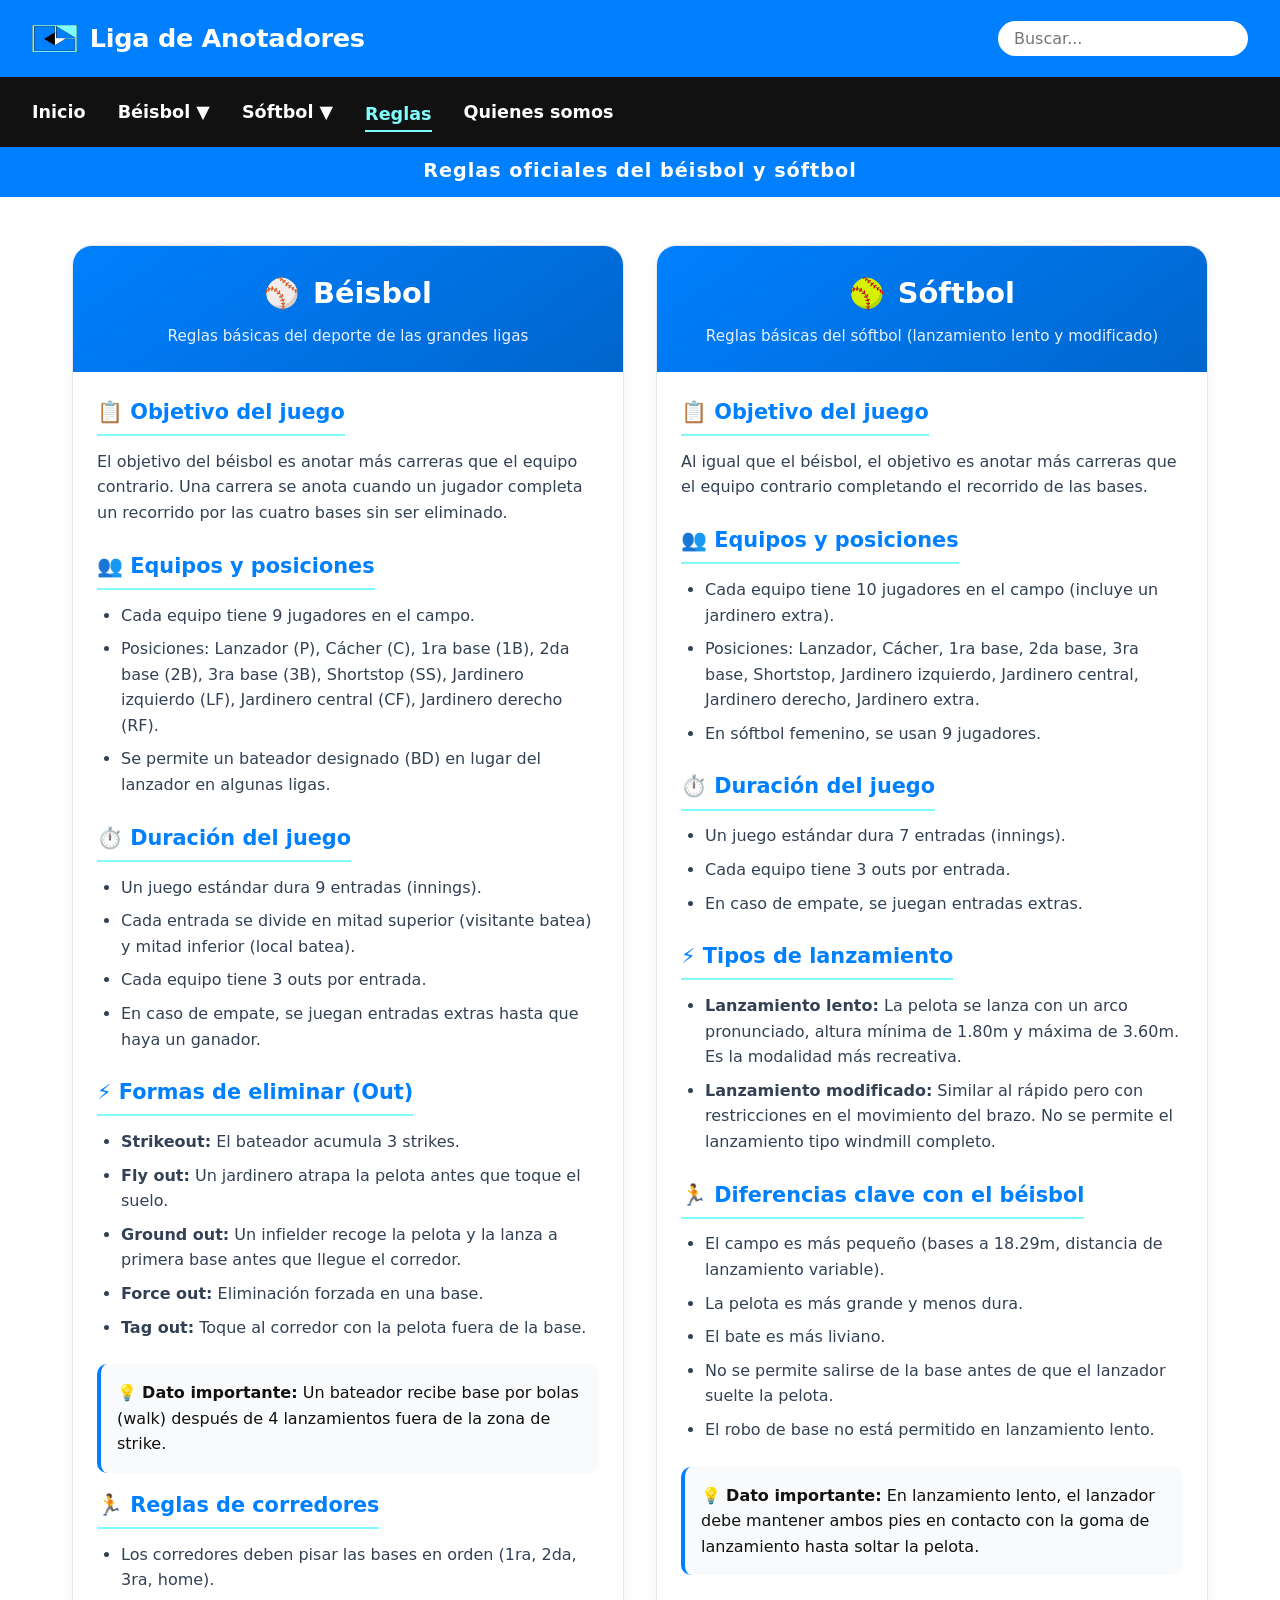
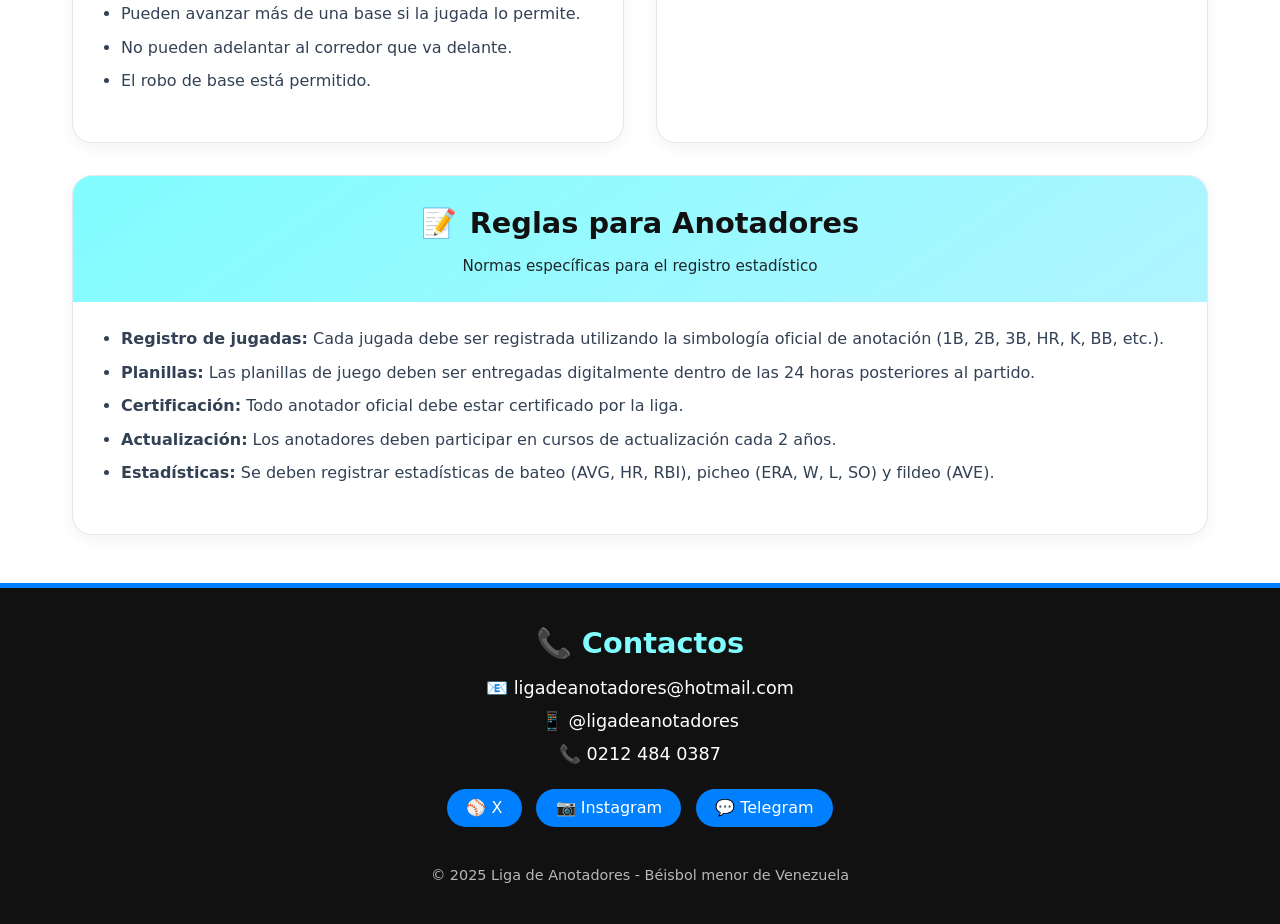
<file: reglas.html>
<!DOCTYPE html>
<html lang="es">
<head>
    <meta charset="UTF-8">
    <meta name="viewport" content="width=device-width, initial-scale=1.0">
    <title>Liga de Anotadores - Reglas</title>
    <link rel="stylesheet" href="css/style.css">
    <style>
        /* Estilos específicos para la página de reglas */
        .reglas-container {
            max-width: 1200px;
            margin: 3rem auto;
            padding: 0 2rem;
        }

        .reglas-grid {
            display: grid;
            grid-template-columns: 1fr 1fr;
            gap: 2rem;
        }

        .reglas-card {
            background: white;
            border-radius: 20px;
            overflow: hidden;
            border: 1px solid #e5e7eb;
            box-shadow: 0 5px 15px rgba(0,0,0,0.05);
            transition: 0.3s;
        }

        .reglas-card:hover {
            transform: translateY(-5px);
            box-shadow: 0 15px 30px rgba(0,128,255,0.1);
            border-color: var(--primary-blue);
        }

        .reglas-header {
            background: linear-gradient(145deg, var(--primary-blue), #0066cc);
            color: white;
            padding: 1.5rem;
            text-align: center;
        }

        .reglas-header h2 {
            font-size: 1.8rem;
            margin-bottom: 0.5rem;
            display: flex;
            align-items: center;
            justify-content: center;
            gap: 0.8rem;
        }

        .reglas-header p {
            opacity: 0.9;
            font-size: 0.95rem;
        }

        .reglas-contenido {
            padding: 1.5rem;
        }

        .reglas-seccion {
            margin-bottom: 1.5rem;
        }

        .reglas-seccion h3 {
            color: var(--primary-blue);
            font-size: 1.3rem;
            margin-bottom: 0.8rem;
            padding-bottom: 0.3rem;
            border-bottom: 2px solid var(--secondary-blue);
            display: inline-block;
        }

        .reglas-seccion ul, .reglas-seccion ol {
            margin-left: 1.5rem;
            color: #334155;
            line-height: 1.6;
        }

        .reglas-seccion li {
            margin-bottom: 0.5rem;
        }

        .reglas-seccion p {
            color: #334155;
            line-height: 1.6;
            margin-bottom: 0.8rem;
        }

        .highlight-regla {
            background: #f8fafc;
            padding: 1rem;
            border-radius: 10px;
            border-left: 4px solid var(--primary-blue);
            margin: 1rem 0;
        }

        .highlight-regla p {
            margin: 0;
            font-weight: 500;
        }

        @media (max-width: 768px) {
            .reglas-grid {
                grid-template-columns: 1fr;
                gap: 1.5rem;
            }
            
            .reglas-container {
                margin: 2rem auto;
                padding: 0 1rem;
            }
        }

        /* Fix para dropdown - evitar que se cierre */
        .nav-item.dropdown:hover .dropdown-content {
            display: block !important;
        }

        .dropdown-content {
            margin-top: 0 !important;
            top: 100%;
        }

        .nav-item.dropdown {
            position: relative;
        }

        .dropdown-content {
            position: absolute;
            left: 0;
            top: 100%;
            margin-top: 0;
        }
    </style>
</head>
<body>
    <header>
        <div class="logo">
            <img src="img/logo.png" alt="Liga de Anotadores" class="logo-img">
            <div class="logo-text">
                Liga de Anotadores<span></span>
            </div>
        </div>
        <div class="buscador">
            <input type="text" placeholder="Buscar...">
        </div>
    </header>

    <nav>
        <div class="nav-item"><a href="index.html" class="nav-link">Inicio</a></div>
        <div class="nav-item dropdown">
            <a href="#" class="nav-link dropdown-toggle">Béisbol ▼</a>
            <div class="dropdown-content">
                <a href="beisbol.html?liga=Juvenil UCV">Juvenil UCV</a>
                <a href="beisbol.html?liga=Limenor">Limenor</a>
                <a href="beisbol.html?liga=Monumental">Monumental</a>
                <a href="beisbol.html?liga=Popular">Popular</a>
                <a href="beisbol.html?liga=Unimet">Unimet</a>
            </div>
        </div>
        <div class="nav-item dropdown">
            <a href="#" class="nav-link dropdown-toggle">Sóftbol ▼</a>
            <div class="dropdown-content">
                <a href="softbol.html?liga=Chato Candela">Chato Candela</a>
                <a href="softbol.html?liga=Intervecinal">Intervecinal</a>
            </div>
        </div>
        <div class="nav-item"><a href="reglas.html" class="nav-link active">Reglas</a></div>
        <div class="nav-item"><a href="quienes-somos.html" class="nav-link">Quienes somos</a></div>
    </nav>

    <div class="liga-seleccionada-header">Reglas oficiales del béisbol y sóftbol</div>

    <div class="reglas-container">
        <div class="reglas-grid">
            <!-- Béisbol -->
            <div class="reglas-card">
                <div class="reglas-header">
                    <h2><span>⚾</span> Béisbol</h2>
                    <p>Reglas básicas del deporte de las grandes ligas</p>
                </div>
                <div class="reglas-contenido">
                    <div class="reglas-seccion">
                        <h3>📋 Objetivo del juego</h3>
                        <p>El objetivo del béisbol es anotar más carreras que el equipo contrario. Una carrera se anota cuando un jugador completa un recorrido por las cuatro bases sin ser eliminado.</p>
                    </div>

                    <div class="reglas-seccion">
                        <h3>👥 Equipos y posiciones</h3>
                        <ul>
                            <li>Cada equipo tiene 9 jugadores en el campo.</li>
                            <li>Posiciones: Lanzador (P), Cácher (C), 1ra base (1B), 2da base (2B), 3ra base (3B), Shortstop (SS), Jardinero izquierdo (LF), Jardinero central (CF), Jardinero derecho (RF).</li>
                            <li>Se permite un bateador designado (BD) en lugar del lanzador en algunas ligas.</li>
                        </ul>
                    </div>

                    <div class="reglas-seccion">
                        <h3>⏱️ Duración del juego</h3>
                        <ul>
                            <li>Un juego estándar dura 9 entradas (innings).</li>
                            <li>Cada entrada se divide en mitad superior (visitante batea) y mitad inferior (local batea).</li>
                            <li>Cada equipo tiene 3 outs por entrada.</li>
                            <li>En caso de empate, se juegan entradas extras hasta que haya un ganador.</li>
                        </ul>
                    </div>

                    <div class="reglas-seccion">
                        <h3>⚡ Formas de eliminar (Out)</h3>
                        <ul>
                            <li><strong>Strikeout:</strong> El bateador acumula 3 strikes.</li>
                            <li><strong>Fly out:</strong> Un jardinero atrapa la pelota antes que toque el suelo.</li>
                            <li><strong>Ground out:</strong> Un infielder recoge la pelota y la lanza a primera base antes que llegue el corredor.</li>
                            <li><strong>Force out:</strong> Eliminación forzada en una base.</li>
                            <li><strong>Tag out:</strong> Toque al corredor con la pelota fuera de la base.</li>
                        </ul>
                    </div>

                    <div class="highlight-regla">
                        <p>💡 <strong>Dato importante:</strong> Un bateador recibe base por bolas (walk) después de 4 lanzamientos fuera de la zona de strike.</p>
                    </div>

                    <div class="reglas-seccion">
                        <h3>🏃 Reglas de corredores</h3>
                        <ul>
                            <li>Los corredores deben pisar las bases en orden (1ra, 2da, 3ra, home).</li>
                            <li>Pueden avanzar más de una base si la jugada lo permite.</li>
                            <li>No pueden adelantar al corredor que va delante.</li>
                            <li>El robo de base está permitido.</li>
                        </ul>
                    </div>
                </div>
            </div>

            <!-- Sóftbol -->
            <div class="reglas-card">
                <div class="reglas-header">
                    <h2><span>🥎</span> Sóftbol</h2>
                    <p>Reglas básicas del sóftbol (lanzamiento lento y modificado)</p>
                </div>
                <div class="reglas-contenido">
                    <div class="reglas-seccion">
                        <h3>📋 Objetivo del juego</h3>
                        <p>Al igual que el béisbol, el objetivo es anotar más carreras que el equipo contrario completando el recorrido de las bases.</p>
                    </div>

                    <div class="reglas-seccion">
                        <h3>👥 Equipos y posiciones</h3>
                        <ul>
                            <li>Cada equipo tiene 10 jugadores en el campo (incluye un jardinero extra).</li>
                            <li>Posiciones: Lanzador, Cácher, 1ra base, 2da base, 3ra base, Shortstop, Jardinero izquierdo, Jardinero central, Jardinero derecho, Jardinero extra.</li>
                            <li>En sóftbol femenino, se usan 9 jugadores.</li>
                        </ul>
                    </div>

                    <div class="reglas-seccion">
                        <h3>⏱️ Duración del juego</h3>
                        <ul>
                            <li>Un juego estándar dura 7 entradas (innings).</li>
                            <li>Cada equipo tiene 3 outs por entrada.</li>
                            <li>En caso de empate, se juegan entradas extras.</li>
                        </ul>
                    </div>

                    <div class="reglas-seccion">
                        <h3>⚡ Tipos de lanzamiento</h3>
                        <ul>
                            <li><strong>Lanzamiento lento:</strong> La pelota se lanza con un arco pronunciado, altura mínima de 1.80m y máxima de 3.60m. Es la modalidad más recreativa.</li>
                            <li><strong>Lanzamiento modificado:</strong> Similar al rápido pero con restricciones en el movimiento del brazo. No se permite el lanzamiento tipo windmill completo.</li>
                        </ul>
                    </div>

                    <div class="reglas-seccion">
                        <h3>🏃 Diferencias clave con el béisbol</h3>
                        <ul>
                            <li>El campo es más pequeño (bases a 18.29m, distancia de lanzamiento variable).</li>
                            <li>La pelota es más grande y menos dura.</li>
                            <li>El bate es más liviano.</li>
                            <li>No se permite salirse de la base antes de que el lanzador suelte la pelota.</li>
                            <li>El robo de base no está permitido en lanzamiento lento.</li>
                        </ul>
                    </div>

                    <div class="highlight-regla">
                        <p>💡 <strong>Dato importante:</strong> En lanzamiento lento, el lanzador debe mantener ambos pies en contacto con la goma de lanzamiento hasta soltar la pelota.</p>
                    </div>
                </div>
            </div>
        </div>

        <!-- Sección adicional de reglas generales -->
        <div class="reglas-card" style="margin-top: 2rem;">
            <div class="reglas-header" style="background: linear-gradient(145deg, var(--secondary-blue), #b0f5ff); color: var(--black);">
                <h2><span>📝</span> Reglas para Anotadores</h2>
                <p>Normas específicas para el registro estadístico</p>
            </div>
            <div class="reglas-contenido">
                <div class="reglas-seccion">
                    <ul>
                        <li><strong>Registro de jugadas:</strong> Cada jugada debe ser registrada utilizando la simbología oficial de anotación (1B, 2B, 3B, HR, K, BB, etc.).</li>
                        <li><strong>Planillas:</strong> Las planillas de juego deben ser entregadas digitalmente dentro de las 24 horas posteriores al partido.</li>
                        <li><strong>Certificación:</strong> Todo anotador oficial debe estar certificado por la liga.</li>
                        <li><strong>Actualización:</strong> Los anotadores deben participar en cursos de actualización cada 2 años.</li>
                        <li><strong>Estadísticas:</strong> Se deben registrar estadísticas de bateo (AVG, HR, RBI), picheo (ERA, W, L, SO) y fildeo (AVE).</li>
                    </ul>
                </div>
            </div>
        </div>
    </div>

    <footer>
        <h3>📞 Contactos</h3>
        <p>📧 ligadeanotadores@hotmail.com</p>
        <p>📱 @ligadeanotadores</p>
        <p>📞 0212 484 0387</p>
        <div class="redes">
            <span>⚾ X</span>
            <span>📷 Instagram</span>
            <span>💬 Telegram</span>
        </div>
        <p style="margin-top: 2rem; font-size: 0.9rem; opacity: 0.7;">© 2025 Liga de Anotadores - Béisbol menor de Venezuela</p>
    </footer>
</body>
</html>
</file>
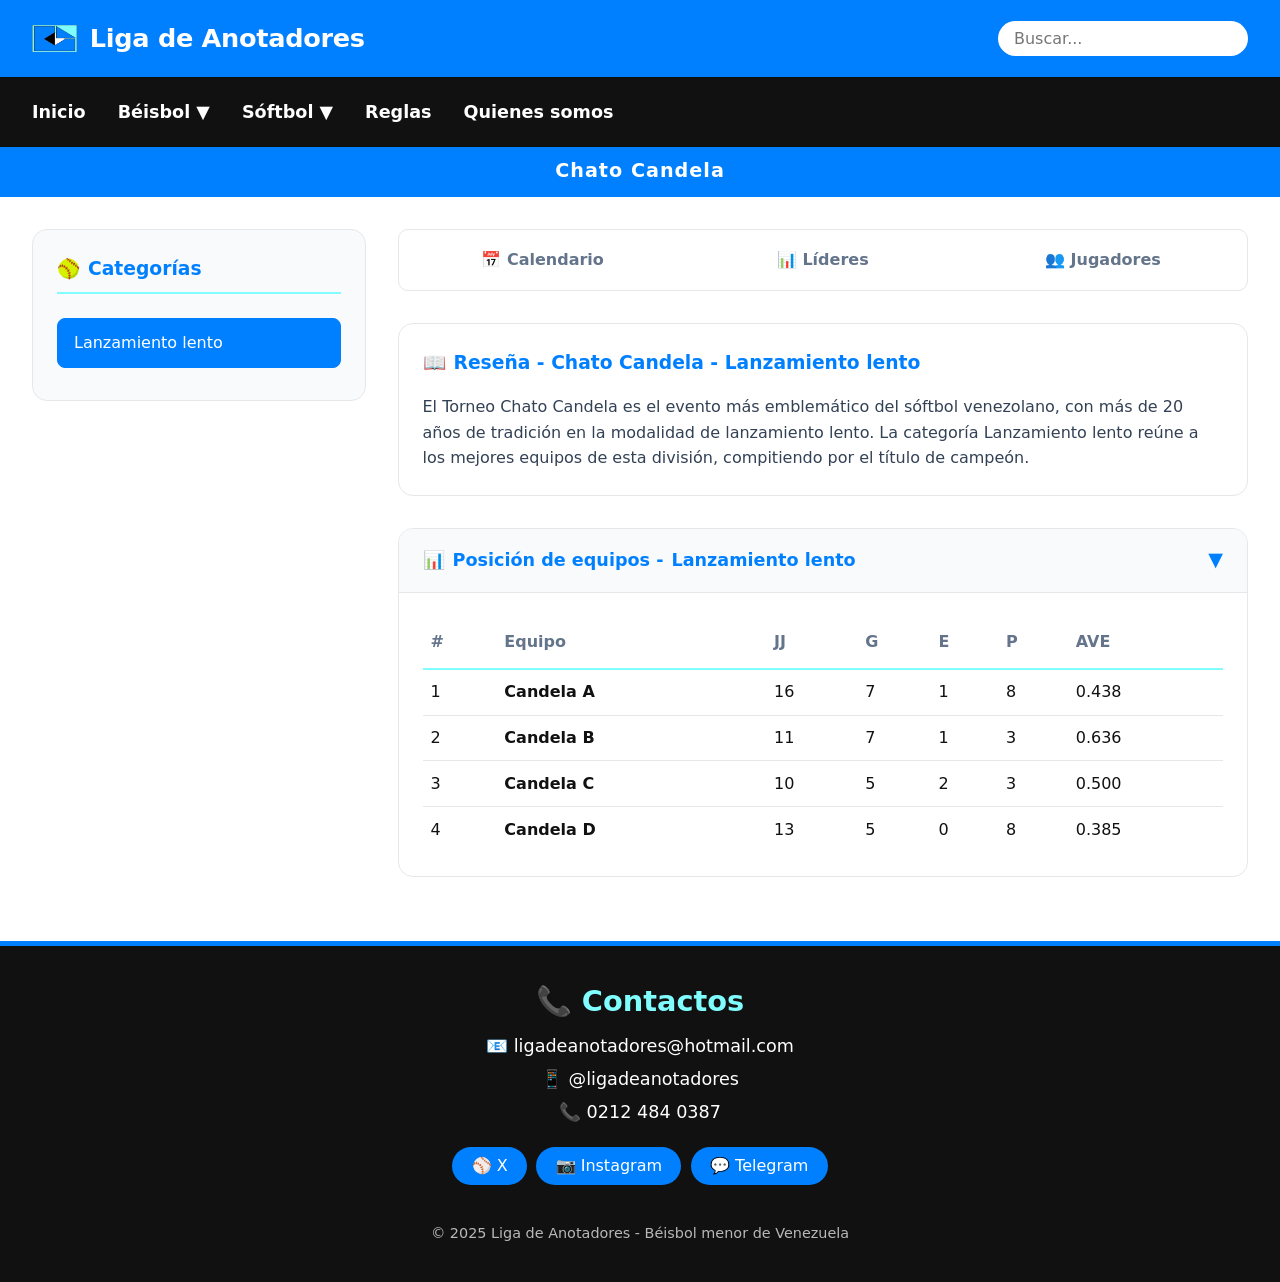
<file: softbol.html>
<!DOCTYPE html>
<html lang="es">
<head>
    <meta charset="UTF-8">
    <meta name="viewport" content="width=device-width, initial-scale=1.0">
    <title>Liga de Anotadores - Sóftbol</title>
    <link rel="stylesheet" href="css/style.css">
    <style>
        /* Estilos específicos para la página Sóftbol */
        .liga-container {
            display: flex;
            flex-wrap: wrap;
            max-width: 1400px;
            margin: 2rem auto;
            padding: 0 2rem;
            gap: 2rem;
        }

        /* Sidebar de categorías */
        .categorias-sidebar {
            flex: 1;
            min-width: 280px;
            background: #f8fafc;
            border-radius: 15px;
            padding: 1.5rem;
            border: 1px solid #e5e7eb;
            height: fit-content;
        }

        .categorias-sidebar h3 {
            color: var(--primary-blue);
            margin-bottom: 1.5rem;
            padding-bottom: 0.5rem;
            border-bottom: 2px solid var(--secondary-blue);
            display: flex;
            align-items: center;
            gap: 0.5rem;
        }

        .categorias-lista {
            list-style: none;
        }

        .categorias-lista li {
            margin-bottom: 0.5rem;
        }

        .categorias-lista a {
            display: block;
            text-decoration: none;
            color: var(--black);
            padding: 0.7rem 1rem;
            border-radius: 8px;
            transition: 0.2s;
            background: white;
            border: 1px solid #e5e7eb;
        }

        .categorias-lista a:hover {
            background: var(--secondary-blue);
            border-color: var(--primary-blue);
        }

        .categorias-lista a.active {
            background: var(--primary-blue);
            color: white;
            border-color: var(--primary-blue);
        }

        /* Selector de temporadas - OCULTO */
        .selector-temporadas {
            display: none;
            gap: 1rem;
            margin-bottom: 2rem;
            background: white;
            padding: 0.5rem;
            border-radius: 10px;
            border: 1px solid #e5e7eb;
        }

        /* Área de contenido principal */
        .liga-content {
            flex: 3;
            min-width: 300px;
        }

        /* Sub-navegación principal */
        .subnav {
            display: flex;
            gap: 0.5rem;
            margin-bottom: 2rem;
            background: white;
            padding: 0.5rem;
            border-radius: 10px;
            border: 1px solid #e5e7eb;
        }

        .subnav-btn {
            padding: 0.8rem 1.5rem;
            border: none;
            background: transparent;
            font-size: 1rem;
            font-weight: 600;
            color: #64748b;
            cursor: pointer;
            border-radius: 8px;
            transition: 0.2s;
            flex: 1;
        }

        .subnav-btn:hover {
            background: var(--secondary-blue);
            color: var(--primary-blue);
        }

        .subnav-btn.active {
            background: var(--primary-blue);
            color: white;
        }

        /* Sub-navegación secundaria */
        .subnav-secundario {
            display: flex;
            gap: 0.5rem;
            margin: 1rem 0 1.5rem 0;
            background: #f8fafc;
            padding: 0.4rem;
            border-radius: 8px;
            border: 1px solid #e5e7eb;
        }

        .subnav-secundario-btn {
            padding: 0.6rem 1.2rem;
            border: none;
            background: transparent;
            font-size: 0.95rem;
            font-weight: 600;
            color: #64748b;
            cursor: pointer;
            border-radius: 6px;
            transition: 0.2s;
            flex: 1;
        }

        .subnav-secundario-btn:hover {
            background: var(--secondary-blue);
            color: var(--primary-blue);
        }

        .subnav-secundario-btn.active {
            background: var(--primary-blue);
            color: white;
        }

        /* Contenedores de secciones */
        .seccion-container {
            background: white;
            border-radius: 15px;
            padding: 1.5rem;
            border: 1px solid #e5e7eb;
        }

        .seccion-container h2 {
            color: var(--primary-blue);
            margin-bottom: 1.5rem;
            display: flex;
            align-items: center;
            gap: 0.5rem;
            padding-bottom: 0.5rem;
            border-bottom: 2px solid var(--secondary-blue);
        }

        /* Tablas ordenables */
        .table-container {
            overflow-x: auto;
            margin-top: 1rem;
        }

        .data-table {
            width: 100%;
            border-collapse: collapse;
            font-size: 0.95rem;
        }

        .data-table th {
            background: var(--primary-blue);
            color: white;
            padding: 0.8rem;
            text-align: left;
            cursor: pointer;
        }

        .data-table td {
            padding: 0.8rem;
            border-bottom: 1px solid #e5e7eb;
        }

        .data-table tr:hover {
            background: #f8fafc;
        }

        /* Filtros */
        .filtros {
            display: flex;
            gap: 1rem;
            margin-bottom: 1.5rem;
            flex-wrap: wrap;
        }

        .filtro-select {
            padding: 0.6rem 1rem;
            border: 2px solid #e5e7eb;
            border-radius: 8px;
            font-size: 0.95rem;
            background: white;
            min-width: 200px;
        }

        /* Calendario */
        .partidos-lista {
            display: flex;
            flex-direction: column;
            gap: 0.8rem;
        }

        .partido-item {
            display: flex;
            align-items: center;
            padding: 1rem;
            background: #f8fafc;
            border-radius: 10px;
            border: 1px solid #e5e7eb;
            transition: 0.2s;
            flex-wrap: wrap;
            gap: 1rem;
        }

        .partido-item:hover {
            border-color: var(--primary-blue);
            background: white;
        }

        .partido-equipos {
            flex: 2;
            display: flex;
            align-items: center;
            gap: 1rem;
            min-width: 200px;
        }

        .partido-equipo {
            font-weight: 600;
        }

        .partido-vs {
            color: var(--primary-blue);
            font-weight: 700;
        }

        .partido-resultado {
            font-weight: 700;
            font-size: 1.1rem;
            min-width: 80px;
            text-align: center;
        }

        .partido-lugar {
            flex: 1;
            color: #64748b;
            font-size: 0.9rem;
            min-width: 150px;
        }

        .partido-fecha {
            flex: 1;
            color: #64748b;
            font-size: 0.9rem;
            text-align: right;
            min-width: 120px;
        }

        .badge-posicion {
            display: inline-block;
            background: var(--secondary-blue);
            color: var(--primary-blue);
            padding: 0.2rem 0.6rem;
            border-radius: 20px;
            font-size: 0.75rem;
            font-weight: 700;
        }

        @media (max-width: 768px) {
            .liga-container {
                flex-direction: column;
            }
            
            .partido-item {
                flex-direction: column;
                align-items: flex-start;
            }
            
            .partido-equipos, .partido-resultado, .partido-lugar, .partido-fecha {
                width: 100%;
                text-align: left;
            }
            
            .subnav, .subnav-secundario, .selector-temporadas {
                flex-direction: column;
            }
        }

        /* Fix para dropdown - evitar que se cierre */
        .nav-item.dropdown:hover .dropdown-content {
            display: block !important;
        }

        .dropdown-content {
            margin-top: 0 !important;
            top: 100%;
        }

        .nav-item.dropdown {
            position: relative;
        }

        .dropdown-content {
            position: absolute;
            left: 0;
            top: 100%;
            margin-top: 0;
        }
        /* Estilos para el calendario */
.partido-item {
    display: flex;
    align-items: center;
    justify-content: space-between;
    padding: 1rem;
    background: #f8fafc;
    border-radius: 10px;
    border: 1px solid #e5e7eb;
    transition: 0.2s;
    flex-wrap: wrap;
    gap: 1rem;
}

.partido-item:hover {
    border-color: var(--primary-blue);
    background: white;
}

.partido-equipos {
    display: flex;
    align-items: center;
    gap: 0.8rem;
    flex-wrap: wrap;
}

.partido-equipo {
    font-weight: 600;
    color: var(--black);
}

.partido-resultado-numero {
    font-weight: 800;
    font-size: 1.2rem;
    color: var(--primary-blue);
    background: white;
    padding: 0.2rem 0.6rem;
    border-radius: 8px;
    min-width: 40px;
    text-align: center;
}

.partido-guion {
    font-weight: 800;
    color: #64748b;
    font-size: 1.1rem;
}

.partido-lugar {
    flex: 1;
    color: #64748b;
    font-size: 0.9rem;
    min-width: 150px;
}

.partido-fecha {
    color: #64748b;
    font-size: 0.9rem;
    min-width: 100px;
    text-align: right;
}

@media (max-width: 768px) {
    .partido-item {
        flex-direction: column;
        align-items: flex-start;
    }
    
    .partido-equipos {
        width: 100%;
        justify-content: flex-start;
    }
    
    .partido-lugar, .partido-fecha {
        width: 100%;
        text-align: left;
    }
}

/* Calendario */
.partidos-lista {
    display: flex;
    flex-direction: column;
    gap: 0.8rem;
}

.partido-item {
    display: flex;
    align-items: center;
    justify-content: space-between;
    padding: 1rem;
    background: #f8fafc;
    border-radius: 10px;
    border: 1px solid #e5e7eb;
    transition: 0.2s;
    flex-wrap: wrap;
    gap: 1rem;
    text-decoration: none;
    color: inherit;
}

.partido-item:hover {
    border-color: var(--primary-blue);
    background: white;
    cursor: pointer;
    transform: translateX(5px);
}
    </style>
</head>
<body>
    <header>
        <div class="logo">
            <img src="img/logo.png" alt="Liga de Anotadores" class="logo-img">
            <div class="logo-text">Liga de Anotadores<span></span></div>
        </div>
        <div class="buscador"><input type="text" placeholder="Buscar..."></div>
    </header>

    <nav>
        <div class="nav-item"><a href="index.html" class="nav-link">Inicio</a></div>
        <div class="nav-item dropdown">
            <span class="nav-link">Béisbol ▼</span>
            <div class="dropdown-content">
                <a href="beisbol.html?liga=Juvenil%20UCV">Juvenil UCV</a>
                <a href="beisbol.html?liga=Limenor">Limenor</a>
                <a href="beisbol.html?liga=Monumental">Monumental</a>
                <a href="beisbol.html?liga=Popular">Popular</a>
                <a href="beisbol.html?liga=Unimet">Unimet</a>
            </div>
        </div>
        <div class="nav-item dropdown">
            <span class="nav-link">Sóftbol ▼</span>
            <div class="dropdown-content">
                <a href="#" onclick="cambiarLiga('Chato Candela')">Chato Candela</a>
                <a href="#" onclick="cambiarLiga('Intervecinal')">Intervecinal</a>
            </div>
        </div>
        <div class="nav-item"><a href="reglas.html" class="nav-link">Reglas</a></div>
        <div class="nav-item"><a href="quienes-somos.html" class="nav-link">Quienes somos</a></div>
    </nav>

    <!-- Header de liga seleccionada -->
    <div class="liga-seleccionada-header" id="liga-header">Chato Candela</div>

    <div class="liga-container">
        <aside class="categorias-sidebar">
            <h3><span>🥎</span> Categorías</h3>
            <div id="categorias-lista"></div>
        </aside>

        <main class="liga-content">
            <!-- Selector de temporadas - OCULTO -->
            <div class="selector-temporadas">
                <button class="temporada-btn" onclick="seleccionarTemporada('2022-2023')">2022-2023</button>
                <button class="temporada-btn" onclick="seleccionarTemporada('2023-2024')">2023-2024</button>
                <button class="temporada-btn active" onclick="seleccionarTemporada('2024-2025')">2024-2025</button>
            </div>

            <div class="subnav">
                <button class="subnav-btn" onclick="mostrarSeccion('calendario')">📅 Calendario</button>
                <button class="subnav-btn" onclick="mostrarSeccion('lideres')">📊 Líderes</button>
                <button class="subnav-btn" onclick="mostrarSeccion('jugadores')">👥 Jugadores</button>
            </div>

            <!-- Reseña de la categoría -->
            <div id="resena-container" class="resena-container"></div>

            <!-- Posición de equipos (minimizable) -->
            <div id="posicion-equipos" class="posicion-equipos">
                <div class="posicion-header" onclick="togglePosicion()">
                    <h3><span>📊</span> Posición de equipos - <span id="categoria-actual">Lanzamiento lento</span></h3>
                    <span class="posicion-toggle">▼</span>
                </div>
                <div class="posicion-contenido">
                    <table class="posiciones-tabla" id="tabla-posiciones">
                        <thead><tr><th>#</th><th>Equipo</th><th>JJ</th><th>G</th><th>E</th><th>P</th><th>AVE</th></tr></thead>
                        <tbody id="posiciones-body"></tbody>
                    </table>
                </div>
            </div>

            <!-- SECCIÓN CALENDARIO -->
            <div id="seccion-calendario" class="seccion-container" style="display: none;">
                <h2><span>📅</span> Calendario de juegos</h2>
                <div class="partidos-lista" id="partidos-lista"></div>
            </div>

            <!-- SECCIÓN LÍDERES -->
            <div id="seccion-lideres" class="seccion-container" style="display: none;">
                <h2><span>📊</span> Líderes</h2>
                <div class="subnav-secundario">
                    <button class="subnav-secundario-btn active" onclick="mostrarSubLideres('bateo')">🦇 Bateo</button>
                    <button class="subnav-secundario-btn" onclick="mostrarSubLideres('picheo')">⚡ Picheo</button>
                </div>
                <div id="subseccion-bateo">
                    <div class="table-container">
                        <table class="data-table" id="tabla-bateo">
                            <thead><tr><th>Jugador</th><th>Equipo</th><th>AVG</th><th>HR</th><th>RBI</th><th>H</th><th>AB</th></tr></thead>
                            <tbody id="tabla-bateo-body"></tbody>
                        </table>
                    </div>
                </div>
                <div id="subseccion-picheo" style="display: none;">
                    <div class="table-container">
                        <table class="data-table" id="tabla-picheo">
                            <thead><tr><th>Jugador</th><th>Equipo</th><th>ERA</th><th>W</th><th>L</th><th>SO</th><th>IP</th></tr></thead>
                            <tbody id="tabla-picheo-body"></tbody>
                        </table>
                    </div>
                </div>
            </div>

            <!-- SECCIÓN JUGADORES -->
            <div id="seccion-jugadores" class="seccion-container" style="display: none;">
                <h2><span>👥</span> Jugadores</h2>
                <p style="margin-bottom: 1.5rem;">Lista completa de jugadores de <strong id="liga-jugadores"></strong> - <strong id="categoria-jugadores"></strong></p>
                <div class="filtros">
                    <select class="filtro-select" id="filtro-equipo-jugadores"><option value="todos">Todos los equipos</option></select>
                    <select class="filtro-select" id="filtro-posicion-jugadores">
                        <option value="todos">Todas las posiciones</option>
                        <option value="C">Cácher</option><option value="1B">Primera base</option>
                        <option value="2B">Segunda base</option><option value="3B">Tercera base</option>
                        <option value="SS">Shortstop</option><option value="LF">Jardinero izquierdo</option>
                        <option value="CF">Jardinero central</option><option value="RF">Jardinero derecho</option>
                        <option value="P">Lanzador</option>
                    </select>
                </div>
                <div class="table-container">
                    <table class="data-table" id="tabla-jugadores">
                        <thead><tr><th>Jugador</th><th>Equipo</th><th>Posición</th><th>Batea</th><th>Lanza</th><th>#</th></tr></thead>
                        <tbody id="tabla-jugadores-body"></tbody>
                    </table>
                </div>
            </div>
        </main>
    </div>

    <footer>
        <h3>📞 Contactos</h3>
        <p>📧 ligadeanotadores@hotmail.com</p>
        <p>📱 @ligadeanotadores</p>
        <p>📞 0212 484 0387</p>
        <div class="redes"><span>⚾ X</span><span>📷 Instagram</span><span>💬 Telegram</span></div>
        <p style="margin-top: 2rem; font-size: 0.9rem; opacity: 0.7;">© 2025 Liga de Anotadores - Béisbol menor de Venezuela</p>
    </footer>

    <script>
        // Datos de ligas de sóftbol
        const ligasData = {
            "Chato Candela": { 
                categorias: ["Lanzamiento lento"],
                reseña: "El Torneo Chato Candela es el evento más emblemático del sóftbol venezolano, con más de 20 años de tradición en la modalidad de lanzamiento lento."
            },
            "Intervecinal": { 
                categorias: ["Lanzamiento lento", "Lanzamiento modificado"],
                reseña: "La Liga Intervecinal reúne a las mejores comunidades del país, compitiendo en dos modalidades: lanzamiento lento y lanzamiento modificado."
            }
        };

        const equiposPorLiga = {
            "Chato Candela": { 
                "Lanzamiento lento": ["Candela A", "Candela B", "Candela C", "Candela D"] 
            },
            "Intervecinal": { 
                "Lanzamiento lento": ["Inter Lento A", "Inter Lento B", "Inter Lento C"], 
                "Lanzamiento modificado": ["Inter Mod A", "Inter Mod B", "Inter Mod C", "Inter Mod D"] 
            }
        };

        const lugares = ["Estadio Monumental", "Parque Deportivo", "Campo Central", "Complejo Deportivo", "Estadio de la Comunidad"];

        let ligaSeleccionada = "Chato Candela";
        let categoriaSeleccionada = "Lanzamiento lento";
        let seccionActiva = null;

        function togglePosicion() {
            const panel = document.getElementById('posicion-equipos');
            panel.classList.toggle('minimizado');
        }

        function cambiarLiga(liga) {
            ligaSeleccionada = liga;
            const categorias = ligasData[liga].categorias;
            categoriaSeleccionada = categorias[0];
            document.getElementById('liga-header').textContent = liga;
            
            // Resetear sección activa a null para mostrar reseña y posición
            seccionActiva = null;
            
            // Ocultar todas las secciones
            document.getElementById('seccion-calendario').style.display = 'none';
            document.getElementById('seccion-lideres').style.display = 'none';
            document.getElementById('seccion-jugadores').style.display = 'none';
            
            // Quitar active de los botones del subnav
            document.querySelectorAll('.subnav-btn').forEach(btn => {
                btn.classList.remove('active');
            });
            
            // Mostrar reseña y posición de equipos (expandida)
            document.getElementById('resena-container').style.display = 'block';
            document.getElementById('posicion-equipos').classList.remove('minimizado');
            
            cargarCategorias();
            actualizarResena();
            actualizarPosiciones();
            actualizarCalendario();
            actualizarTablasLideres();
            actualizarTablaJugadores();
        }

        function cargarCategorias() {
            const container = document.getElementById('categorias-lista');
            container.innerHTML = '<ul class="categorias-lista">' + 
                ligasData[ligaSeleccionada].categorias.map(cat => 
                    `<li><a href="#" class="${cat === categoriaSeleccionada ? 'active' : ''}" onclick="seleccionarCategoria('${cat}'); return false;">${cat}</a></li>`
                ).join('') + '</ul>';
        }

        function seleccionarCategoria(categoria) {
            categoriaSeleccionada = categoria;
            document.getElementById('categoria-actual').textContent = categoria;
            cargarCategorias();
            actualizarResena();
            actualizarPosiciones();
            actualizarCalendario();
            actualizarTablasLideres();
            actualizarTablaJugadores();
        }

        function actualizarResena() {
            const container = document.getElementById('resena-container');
            const reseña = ligasData[ligaSeleccionada].reseña;
            container.innerHTML = `
                <h3><span>📖</span> Reseña - ${ligaSeleccionada} - ${categoriaSeleccionada}</h3>
                <div class="resena-texto">${reseña} La categoría ${categoriaSeleccionada} reúne a los mejores equipos de esta división, compitiendo por el título de campeón.</div>
            `;
        }

        function getEquiposActuales() {
            return equiposPorLiga[ligaSeleccionada]?.[categoriaSeleccionada] || ["Equipo A", "Equipo B", "Equipo C"];
        }

        function actualizarPosiciones() {
            const equipos = getEquiposActuales();
            const tbody = document.getElementById('posiciones-body');
            tbody.innerHTML = '';
            equipos.forEach((equipo, index) => {
                const g = Math.floor(Math.random() * 10) + 5;
                const e = Math.floor(Math.random() * 3);
                const p = Math.floor(Math.random() * 8) + 2;
                const jj = g + e + p;
                const ave = (g / jj).toFixed(3);
                tbody.innerHTML += `<tr><td>${index + 1}</td><td><strong>${equipo}</strong></td><td>${jj}</td><td>${g}</td><td>${e}</td><td>${p}</td><td>${ave}</td></tr>`;
            });
        }

        function actualizarCalendario() {
            const equipos = getEquiposActuales();
            const container = document.getElementById('partidos-lista');
            container.innerHTML = '';
            for (let i = 0; i < 6; i++) {
                const e1 = equipos[Math.floor(Math.random() * equipos.length)];
                let e2 = equipos[Math.floor(Math.random() * equipos.length)];
                while (e2 === e1) e2 = equipos[Math.floor(Math.random() * equipos.length)];
                const runs1 = Math.floor(Math.random() * 15);
                const runs2 = Math.floor(Math.random() * 15);
                const lugar = lugares[Math.floor(Math.random() * lugares.length)];
                const dia = Math.floor(Math.random() * 28) + 1;
                const mes = Math.floor(Math.random() * 12) + 1;
                const fechaCompleta = `${dia}/${mes}/2026`;
                
                const boxScoreUrl = `box-score.html?liga=${encodeURIComponent(ligaSeleccionada)}&categoria=${encodeURIComponent(categoriaSeleccionada)}&local=${encodeURIComponent(e1)}&local_runs=${runs1}&visitante=${encodeURIComponent(e2)}&visitante_runs=${runs2}&fecha=${encodeURIComponent(fechaCompleta)}&lugar=${encodeURIComponent(lugar)}`;
                
                container.innerHTML += `
                    <a href="${boxScoreUrl}" class="partido-item">
                        <div class="partido-equipos">
                            <span class="partido-equipo">${e1}</span>
                            <span class="partido-resultado-numero">${runs1}</span>
                            <span class="partido-guion">-</span>
                            <span class="partido-resultado-numero">${runs2}</span>
                            <span class="partido-equipo">${e2}</span>
                        </div>
                        <div class="partido-lugar">📍 ${lugar}</div>
                        <div class="partido-fecha">📅 ${fechaCompleta}</div>
                    </a>
                `;
            }
        }

        function actualizarTablasLideres() {
            const equipos = getEquiposActuales();
            const bateoData = equipos.map((e, i) => ({ jugador: `Jugador ${i + 1}`, equipo: e, avg: (Math.random() * 0.2 + 0.3).toFixed(3), hr: Math.floor(Math.random() * 8), rbi: Math.floor(Math.random() * 30), h: Math.floor(Math.random() * 40), ab: Math.floor(Math.random() * 80) + 60 }));
            const picheoData = equipos.map((e, i) => ({ jugador: `Lanzador ${i + 1}`, equipo: e, era: (Math.random() * 5 + 2).toFixed(2), w: Math.floor(Math.random() * 8), l: Math.floor(Math.random() * 5), so: Math.floor(Math.random() * 40), ip: (Math.random() * 50 + 20).toFixed(1) }));
            document.getElementById('tabla-bateo-body').innerHTML = bateoData.map(d => `<tr><td><strong>${d.jugador}</strong></td><td>${d.equipo}</td><td>${d.avg}</td><td>${d.hr}</td><td>${d.rbi}</td><td>${d.h}</td><td>${d.ab}</td></tr>`).join('');
            document.getElementById('tabla-picheo-body').innerHTML = picheoData.map(d => `<tr><td><strong>${d.jugador}</strong></td><td>${d.equipo}</td><td>${d.era}</td><td>${d.w}</td><td>${d.l}</td><td>${d.so}</td><td>${d.ip}</td></tr>`).join('');
        }

        function actualizarTablaJugadores() {
            const equipos = getEquiposActuales();
            const posiciones = ["C", "1B", "2B", "3B", "SS", "LF", "CF", "RF", "P"];
            const manos = ["Derecha", "Izquierda"];
            let jugadores = [];
            equipos.forEach(equipo => {
                for (let i = 0; i < 10; i++) {
                    jugadores.push({ nombre: `Jugador ${i + 1}`, equipo: equipo, posicion: posiciones[Math.floor(Math.random() * posiciones.length)], batea: manos[Math.floor(Math.random() * manos.length)], lanza: manos[Math.floor(Math.random() * manos.length)], numero: Math.floor(Math.random() * 99) + 1 });
                }
            });
            document.getElementById('liga-jugadores').textContent = ligaSeleccionada;
            document.getElementById('categoria-jugadores').textContent = categoriaSeleccionada;
            const selectEquipo = document.getElementById('filtro-equipo-jugadores');
            selectEquipo.innerHTML = '<option value="todos">Todos los equipos</option>';
            equipos.forEach(e => selectEquipo.innerHTML += `<option value="${e}">${e}</option>`);
            document.getElementById('tabla-jugadores-body').innerHTML = jugadores.map(j => `<tr><td><strong>${j.nombre}</strong></td><td>${j.equipo}</td><td><span class="badge-posicion">${j.posicion}</span></td><td>${j.batea}</td><td>${j.lanza}</td><td>${j.numero}</td></tr>`).join('');
        }

        function seleccionarTemporada(temporada) {
            // Función vacía porque el selector está oculto
        }

        function mostrarSeccion(seccion) {
            // Marcar sección activa
            seccionActiva = seccion;
            
            // Actualizar botones
            document.querySelectorAll('.subnav-btn').forEach(btn => {
                btn.classList.remove('active');
            });
            event.target.classList.add('active');
            
            // Ocultar reseña
            document.getElementById('resena-container').style.display = 'none';
            
            // Minimizar tabla de posiciones
            document.getElementById('posicion-equipos').classList.add('minimizado');
            
            // Ocultar todas las secciones
            document.getElementById('seccion-calendario').style.display = 'none';
            document.getElementById('seccion-lideres').style.display = 'none';
            document.getElementById('seccion-jugadores').style.display = 'none';
            
            // Mostrar la sección seleccionada
            document.getElementById(`seccion-${seccion}`).style.display = 'block';
        }

        function mostrarSubLideres(tipo) {
            document.querySelectorAll('.subnav-secundario-btn').forEach(btn => {
                btn.classList.remove('active');
            });
            event.target.classList.add('active');
            document.getElementById('subseccion-bateo').style.display = tipo === 'bateo' ? 'block' : 'none';
            document.getElementById('subseccion-picheo').style.display = tipo === 'picheo' ? 'block' : 'none';
        }

        document.addEventListener('DOMContentLoaded', () => {
            cargarCategorias();
            actualizarResena();
            actualizarPosiciones();
            actualizarCalendario();
            actualizarTablasLideres();
            actualizarTablaJugadores();
            document.getElementById('filtro-equipo-jugadores').addEventListener('change', () => actualizarTablaJugadores());
            document.getElementById('filtro-posicion-jugadores').addEventListener('change', () => actualizarTablaJugadores());
        });
    </script>
</body>
</html>
</file>
<file: css/style.css>
/* ===== RESET Y ESTILOS GLOBALES ===== */
* {
    margin: 0;
    padding: 0;
    box-sizing: border-box;
    font-family: system-ui, -apple-system, 'Segoe UI', Roboto, 'Helvetica Neue', sans-serif;
}

body {
    background-color: white;
    color: #111;
    line-height: 1.6;
}

/* ===== COLORES DE LA LIGA ===== */
:root {
    --primary-blue: #0080ff;
    --secondary-blue: #80fdff;
    --black: #111;
    --white: #ffffff;
}

/* ===== HEADER CON LOGO ===== */
header {
    background-color: var(--primary-blue);
    color: white;
    padding: 1rem 2rem;
    display: flex;
    flex-wrap: wrap;
    align-items: center;
    justify-content: space-between;
    box-shadow: 0 4px 6px rgba(0,0,0,0.1);
}

.logo {
    display: flex;
    align-items: center;
    gap: 0.8rem;
    font-size: 1.6rem;
    font-weight: 700;
}

.logo-img {
    height: 45px;
    width: 45px;
    object-fit: contain;
    display: block;
    max-width: 100%;
}

.logo-text {
    color: white;
    letter-spacing: -0.3px;
}

.logo-text span {
    color: var(--secondary-blue);
    font-weight: 300;
}

.buscador input {
    padding: 0.5rem 1rem;
    border: none;
    border-radius: 30px;
    width: 250px;
    font-size: 1rem;
    outline: none;
    transition: 0.2s;
}

.buscador input:focus {
    box-shadow: 0 0 0 3px var(--secondary-blue);
}

/* ===== HEADER CON LIGA SELECCIONADA ===== */
.liga-seleccionada-header {
    background-color: var(--primary-blue);
    color: white;
    padding: 0.6rem 2rem;
    text-align: center;
    font-size: 1.2rem;
    font-weight: 600;
    letter-spacing: 1px;
}

/* ===== NAVEGACIÓN CON DROPDOWN ===== */
nav {
    background-color: var(--black);
    padding: 0.8rem 2rem;
    display: flex;
    flex-wrap: wrap;
    gap: 2rem;
    align-items: center;
}

.nav-item {
    position: relative;
    list-style: none;
}

.nav-link {
    color: white;
    text-decoration: none;
    font-weight: 600;
    transition: 0.2s;
    font-size: 1.1rem;
    cursor: pointer;
    padding: 0.5rem 0;
    display: inline-block;
}

.nav-link:hover {
    color: var(--secondary-blue);
}

nav a.active {
    color: var(--secondary-blue);
    border-bottom: 2px solid var(--secondary-blue);
    padding-bottom: 2px;
}

/* Dropdown */
.dropdown {
    position: relative;
}

.dropdown-content {
    display: none;
    position: absolute;
    background-color: var(--black);
    min-width: 200px;
    box-shadow: 0px 8px 16px 0px rgba(0,0,0,0.2);
    z-index: 1000;
    border-radius: 8px;
    top: 100%;
    left: 0;
    margin-top: 0.5rem;
}

.dropdown-content a {
    color: white;
    padding: 12px 16px;
    text-decoration: none;
    display: block;
    font-size: 0.95rem;
    transition: 0.2s;
    border-bottom: 1px solid #333;
}

.dropdown-content a:last-child {
    border-bottom: none;
}

.dropdown-content a:hover {
    background-color: var(--primary-blue);
    color: white;
    border-radius: 8px;
}

/* Mostrar dropdown al hacer hover */
.dropdown:hover .dropdown-content {
    display: block;
}

/* ===== HERO ===== */
.hero {
    background: linear-gradient(145deg, var(--primary-blue), #0066cc);
    color: white;
    padding: 3rem 2rem;
    text-align: center;
}

.hero h1 {
    font-size: 2.5rem;
    margin-bottom: 0.5rem;
}

.hero p {
    font-size: 1.3rem;
    opacity: 0.9;
}

/* ===== SECCIÓN DE TARJETAS (para index.html) ===== */
.cards-section {
    padding: 3rem 2rem;
    max-width: 1400px;
    margin: 0 auto;
}

.cards-section h2 {
    font-size: 2rem;
    margin-bottom: 2rem;
    border-left: 8px solid var(--primary-blue);
    padding-left: 1.5rem;
    color: var(--black);
}

.cards-grid {
    display: grid;
    grid-template-columns: repeat(auto-fit, minmax(280px, 1fr));
    gap: 2rem;
}

.card {
    background: var(--white);
    border-radius: 20px;
    overflow: hidden;
    box-shadow: 0 10px 20px rgba(0,0,0,0.08);
    transition: 0.3s;
    border: 1px solid #e5e7eb;
    display: flex;
    flex-direction: column;
}

.card:hover {
    transform: translateY(-8px);
    box-shadow: 0 20px 30px rgba(0,128,255,0.2);
    border-color: var(--primary-blue);
}

.card-image {
    height: 160px;
    background-color: var(--secondary-blue);
    display: flex;
    align-items: center;
    justify-content: center;
    font-size: 3rem;
    color: var(--primary-blue);
    font-weight: bold;
}

.card-content {
    padding: 1.5rem;
    flex: 1;
}

.card-content h3 {
    font-size: 1.5rem;
    margin-bottom: 0.5rem;
    color: var(--primary-blue);
}

.card-content p {
    color: #4b5563;
    margin-bottom: 1rem;
}

.card-footer {
    padding: 1rem 1.5rem;
    border-top: 1px solid #eef2f6;
}

.badge {
    background-color: var(--secondary-blue);
    color: var(--black);
    padding: 0.3rem 0.8rem;
    border-radius: 50px;
    font-size: 0.85rem;
    font-weight: 600;
    display: inline-block;
}

/* ===== SECCIÓN POSICIÓN DE EQUIPOS MINIMIZADA ===== */
.posicion-equipos {
    background: white;
    border-radius: 15px;
    margin-bottom: 2rem;
    border: 1px solid #e5e7eb;
    transition: all 0.3s ease;
    overflow: hidden;
}

.posicion-equipos.minimizado {
    margin-bottom: 0.5rem;
}

.posicion-equipos.minimizado .posicion-contenido {
    display: none;
}

.posicion-header {
    padding: 1rem 1.5rem;
    cursor: pointer;
    display: flex;
    justify-content: space-between;
    align-items: center;
    background: #f8fafc;
    border-bottom: 1px solid #e5e7eb;
    transition: 0.2s;
}

.posicion-header:hover {
    background: var(--secondary-blue);
}

.posicion-header h3 {
    color: var(--primary-blue);
    margin: 0;
    display: flex;
    align-items: center;
    gap: 0.5rem;
    font-size: 1.1rem;
}

.posicion-toggle {
    font-size: 1.2rem;
    transition: transform 0.3s;
    color: var(--primary-blue);
}

.posicion-equipos.minimizado .posicion-toggle {
    transform: rotate(180deg);
}

.posicion-contenido {
    padding: 1.5rem;
    transition: all 0.3s ease;
}

.posiciones-tabla {
    width: 100%;
    border-collapse: collapse;
}

.posiciones-tabla th {
    text-align: left;
    padding: 0.8rem 0.5rem;
    color: #64748b;
    font-weight: 600;
    border-bottom: 2px solid var(--secondary-blue);
}

.posiciones-tabla td {
    padding: 0.6rem 0.5rem;
    border-bottom: 1px solid #e5e7eb;
}

.posiciones-tabla tr:last-child td {
    border-bottom: none;
}

/* ===== SECCIÓN RESEÑA ===== */
.resena-container {
    background: white;
    border-radius: 15px;
    padding: 1.5rem;
    margin-bottom: 2rem;
    border: 1px solid #e5e7eb;
}

.resena-container h3 {
    color: var(--primary-blue);
    margin-bottom: 1rem;
    display: flex;
    align-items: center;
    gap: 0.5rem;
}

.resena-texto {
    color: #334155;
    line-height: 1.6;
}

/* ===== PÁGINA QUIENES SOMOS ===== */
.quienes-somos-container {
    display: flex;
    flex-wrap: wrap;
    max-width: 1400px;
    margin: 3rem auto;
    padding: 0 2rem;
    gap: 2rem;
}

.sidebar-menu {
    flex: 1;
    min-width: 280px;
    background-color: #f8fafc;
    border-radius: 20px;
    padding: 2rem;
    border: 1px solid #e5e7eb;
    height: fit-content;
}

.menu-item {
    margin-bottom: 1.5rem;
}

.menu-principal {
    font-size: 1.3rem;
    font-weight: 700;
    color: var(--primary-blue);
    margin-bottom: 0.8rem;
    border-bottom: 2px solid var(--secondary-blue);
    padding-bottom: 0.3rem;
}

.submenu {
    list-style: none;
    padding-left: 1rem;
}

.submenu li {
    margin-bottom: 0.8rem;
}

.submenu a {
    text-decoration: none;
    color: var(--black);
    font-size: 1.1rem;
    display: block;
    padding: 0.5rem 1rem;
    border-radius: 10px;
    transition: 0.2s;
}

.submenu a:hover {
    background-color: var(--secondary-blue);
    color: var(--black);
    transform: translateX(5px);
}

.submenu a.active {
    background-color: var(--primary-blue);
    color: white;
}

.menu-condiciones {
    margin-top: 2rem;
    padding-top: 1rem;
    border-top: 2px dashed var(--secondary-blue);
}

.menu-condiciones a {
    display: block;
    text-decoration: none;
    color: var(--black);
    font-size: 1.2rem;
    font-weight: 600;
    padding: 0.8rem 1rem;
    background-color: #e5e7eb;
    border-radius: 10px;
    transition: 0.2s;
}

.menu-condiciones a:hover {
    background-color: var(--primary-blue);
    color: white;
}

.content-area {
    flex: 3;
    min-width: 300px;
    background-color: white;
    border-radius: 20px;
    padding: 2rem;
    border: 1px solid #e5e7eb;
    box-shadow: 0 5px 15px rgba(0,0,0,0.05);
}

.content-header {
    display: flex;
    align-items: center;
    gap: 1rem;
    margin-bottom: 2rem;
    border-bottom: 3px solid var(--secondary-blue);
    padding-bottom: 1rem;
}

.content-header h2 {
    font-size: 2rem;
    color: var(--primary-blue);
}

.content-header .icon {
    font-size: 2.5rem;
}

.content-body {
    font-size: 1.1rem;
    color: #334155;
}

.content-body p {
    margin-bottom: 1.2rem;
}

.content-body ul, .content-body ol {
    margin-left: 1.5rem;
    margin-bottom: 1.2rem;
}

.content-body li {
    margin-bottom: 0.5rem;
}

.highlight-box {
    background-color: var(--secondary-blue);
    padding: 1.5rem;
    border-radius: 15px;
    margin: 1.5rem 0;
    border-left: 5px solid var(--primary-blue);
}

.highlight-box h4 {
    color: var(--primary-blue);
    margin-bottom: 0.5rem;
    font-size: 1.3rem;
}

/* ===== FOOTER ===== */
footer {
    background-color: var(--black);
    color: white;
    padding: 2rem;
    text-align: center;
    margin-top: 2rem;
    border-top: 5px solid var(--primary-blue);
}

footer h3 {
    font-size: 1.8rem;
    color: var(--secondary-blue);
    margin-bottom: 0.5rem;
}

footer p {
    margin: 0.3rem 0;
    font-size: 1.1rem;
}

.redes {
    margin-top: 1rem;
}

.redes span {
    display: inline-block;
    background: var(--primary-blue);
    color: white;
    padding: 0.4rem 1.2rem;
    border-radius: 30px;
    margin: 0.3rem;
    font-weight: 500;
}

/* ===== RESPONSIVE ===== */
@media (max-width: 768px) {
    header {
        flex-direction: column;
        gap: 1rem;
        text-align: center;
    }
    
    .logo {
        justify-content: center;
    }
    
    .buscador input {
        width: 100%;
    }
    
    nav {
        justify-content: center;
        gap: 1rem;
        flex-direction: column;
    }
    
    .hero h1 {
        font-size: 2rem;
    }
    
    .quienes-somos-container {
        flex-direction: column;
    }
    
    .sidebar-menu {
        width: 100%;
    }
    
    .dropdown-content {
        position: static;
        margin-top: 0.5rem;
        width: 100%;
    }
}

@media (max-width: 480px) {
    .cards-section {
        padding: 2rem 1rem;
    }
}
</file>
